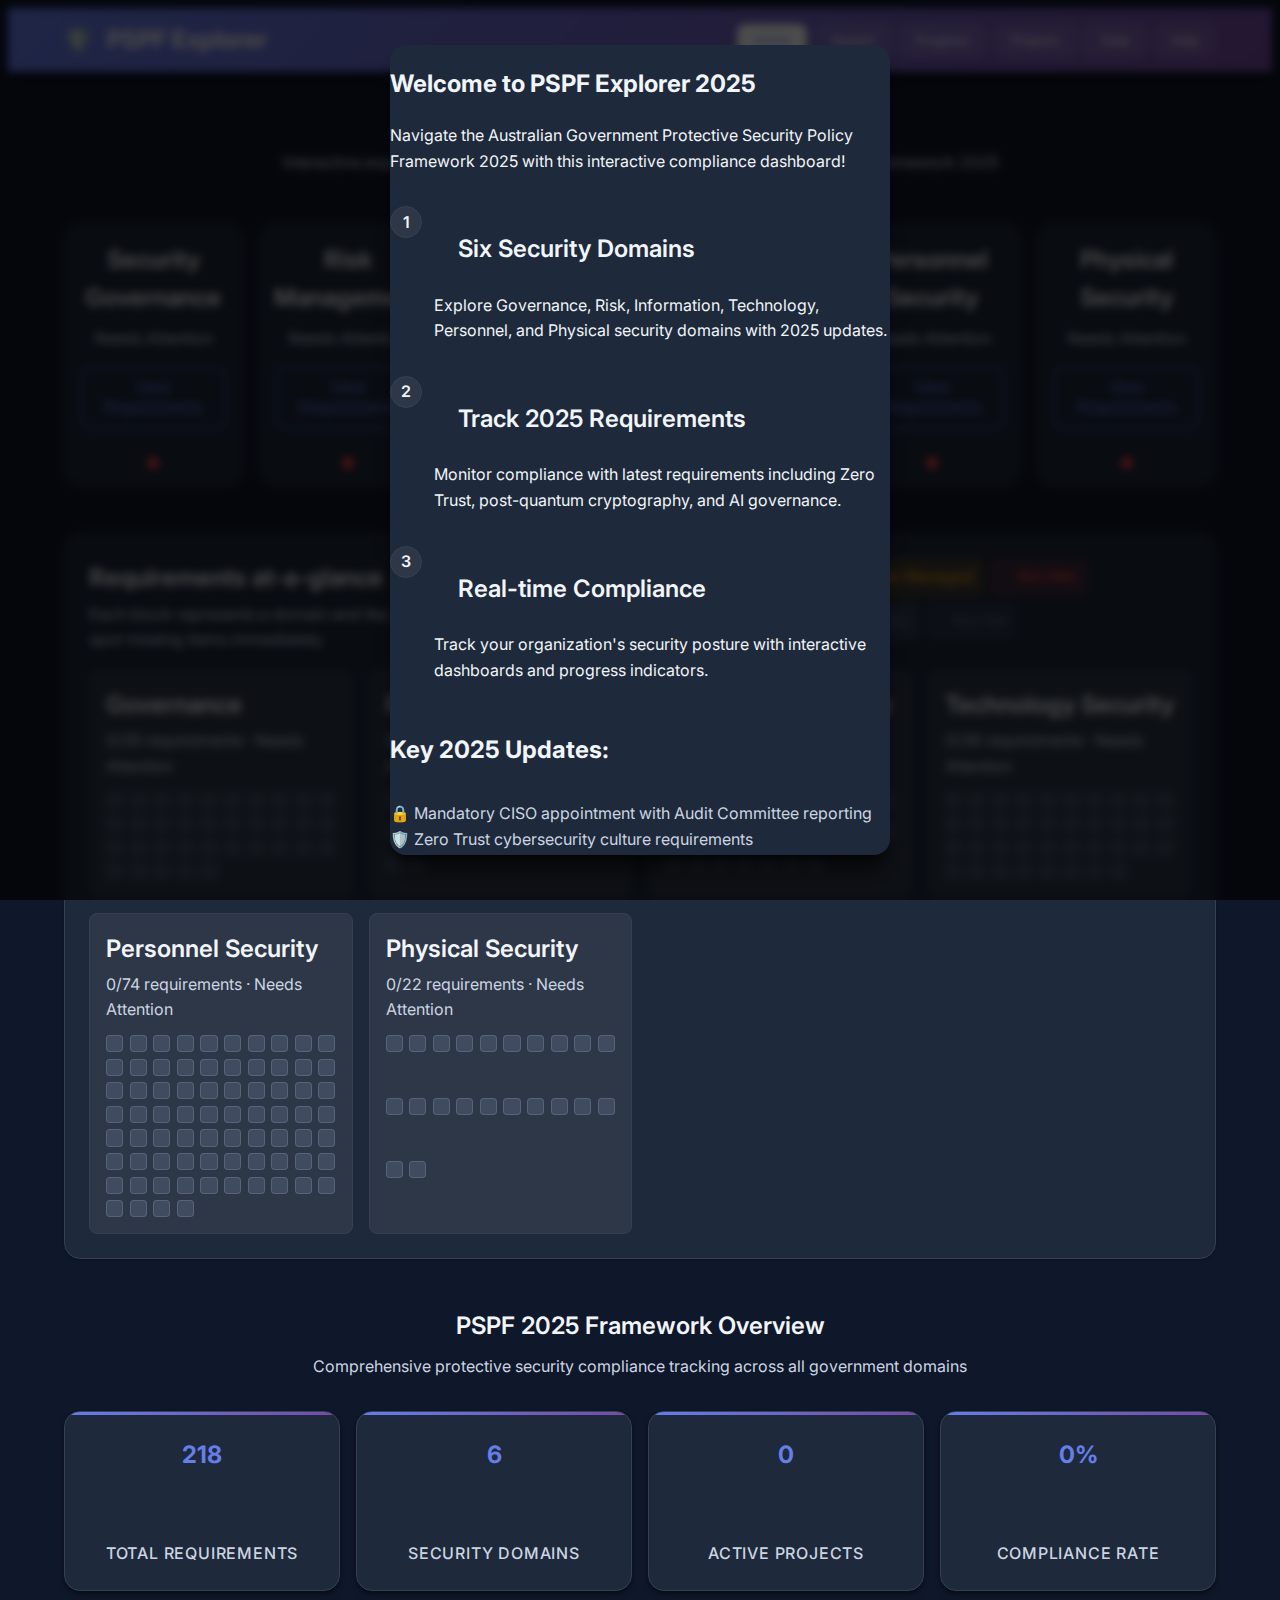
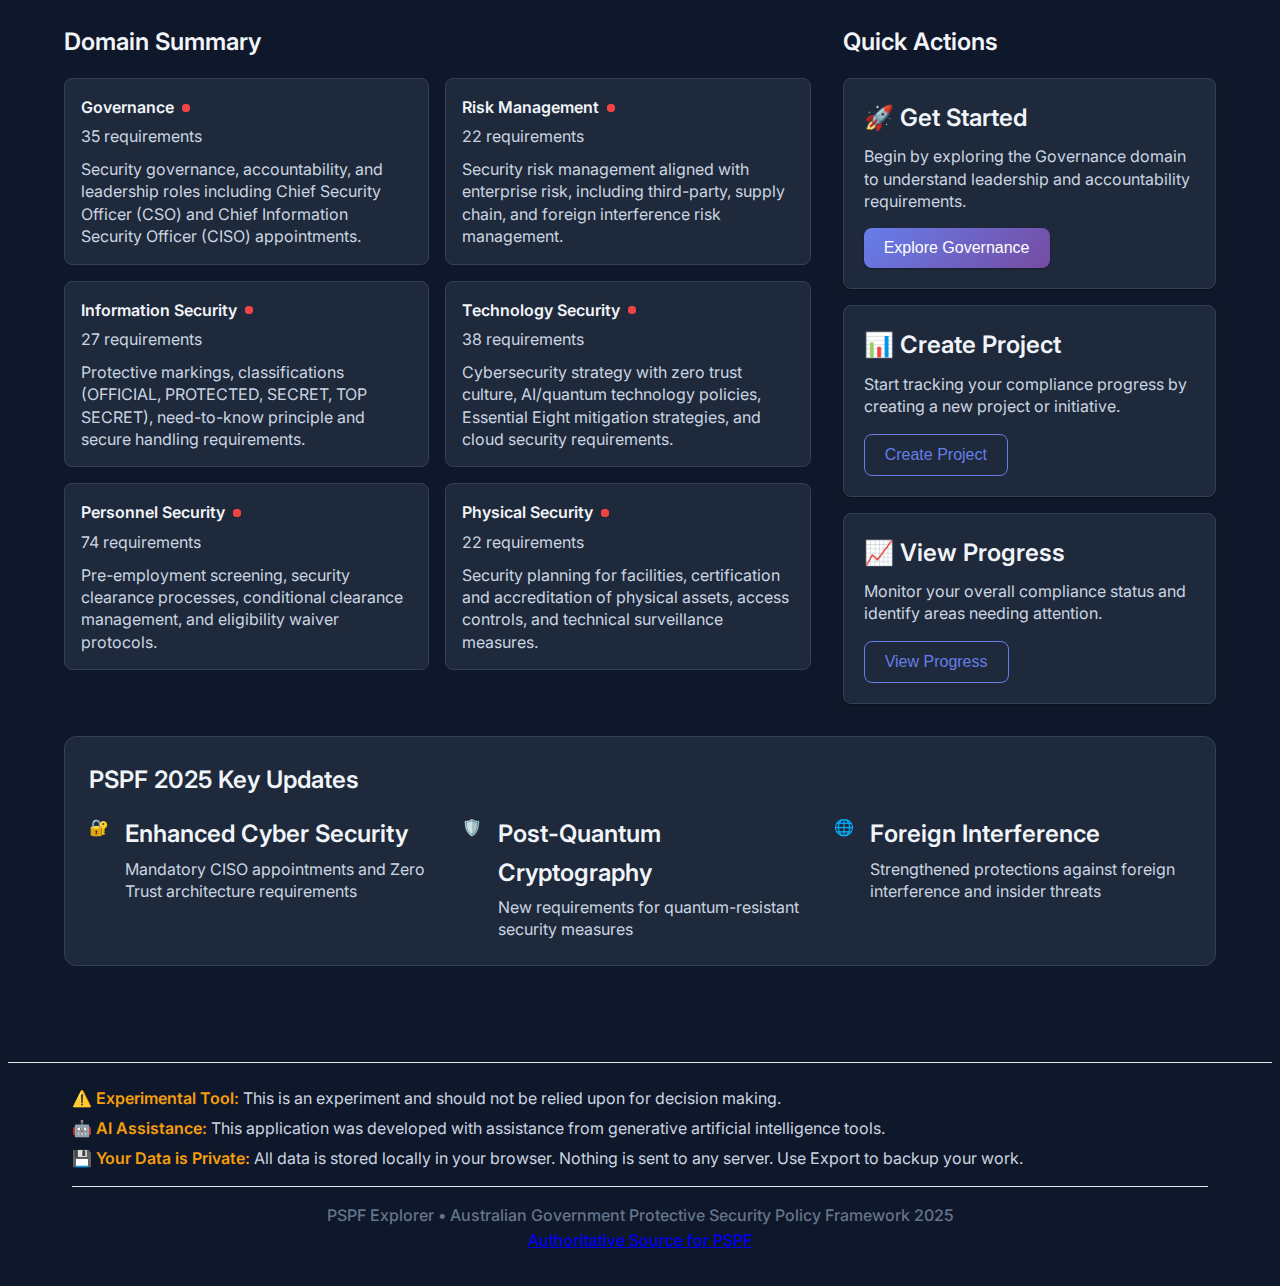
<file: index.html>
<!--
    PSPF Explorer - Protective Security Policy Framework Compliance Tracker
    A comprehensive tool for tracking compliance with the Australian Government's
    Protective Security Policy Framework (PSPF) requirements across all domains.
    
    Developed by: Toby Harvey
-->
<!DOCTYPE html>
<html lang="en">
<head>
    <meta charset="UTF-8">
    <meta name="viewport" content="width=device-width, initial-scale=1.0">
    <meta name="description" content="PSPF Explorer 2025 - Interactive Australian Government Protective Security Policy Framework compliance tracking and management tool">
    <meta name="author" content="PSPF Explorer">
    <meta name="robots" content="noindex, nofollow">
    <title>PSPF Explorer 2025</title>
    <link rel="stylesheet" href="styles/main.css">
    <link rel="preconnect" href="https://fonts.googleapis.com">
    <link href="https://fonts.googleapis.com/css2?family=Inter:wght@400;500;600;700&display=swap" rel="stylesheet">
    
</head>
<body>
    <!-- Welcome Modal for First-Time Users -->
    <div id="welcomeModal" class="modal">
        <div class="modal-content">
            <h2>Welcome to PSPF Explorer 2025</h2>
            <p>Navigate the Australian Government Protective Security Policy Framework 2025 with this interactive compliance dashboard!</p>
            
            <div class="welcome-steps">
                <div class="step">
                    <div class="step-number">1</div>
                    <div class="step-content">
                        <h3>Six Security Domains</h3>
                        <p>Explore Governance, Risk, Information, Technology, Personnel, and Physical security domains with 2025 updates.</p>
                    </div>
                </div>
                <div class="step">
                    <div class="step-number">2</div>
                    <div class="step-content">
                        <h3>Track 2025 Requirements</h3>
                        <p>Monitor compliance with latest requirements including Zero Trust, post-quantum cryptography, and AI governance.</p>
                    </div>
                </div>
                <div class="step">
                    <div class="step-number">3</div>
                    <div class="step-content">
                        <h3>Real-time Compliance</h3>
                        <p>Track your organization's security posture with interactive dashboards and progress indicators.</p>
                    </div>
                </div>
            </div>
            
            <div class="pulse-demo">
                <h4>Key 2025 Updates:</h4>
                <ul class="welcome-list">
                    <li>🔒 Mandatory CISO appointment with Audit Committee reporting</li>
                    <li>🛡️ Zero Trust cybersecurity culture requirements</li>
                    <li>🔐 Post-quantum cryptography for new systems</li>
                    <li>🤖 Enhanced AI and quantum technology governance</li>
                    <li>👤 Stricter eligibility waiver and clearance protocols</li>
                </ul>
            </div>
            
            <div class="welcome-privacy-note">
                <p>💾 <strong>Your data stays private</strong> - All information is stored locally in your browser. Nothing is sent to any server.</p>
            </div>
            
            <button id="closeWelcome" class="btn btn-primary">Start Exploring</button>
        </div>
    </div>

    <!-- Header -->
    <header class="header">
        <div class="container">
            <h1 class="logo">PSPF Explorer</h1>
            <nav class="nav">
                <button id="homeBtn" class="nav-btn active">Home</button>
                <button id="searchBtn" class="nav-btn">Search</button>
                <button id="progressBtn" class="nav-btn">Progress</button>
                <button id="projectBtn" class="nav-btn">Projects</button>
                <button id="dataBtn" class="nav-btn">Data</button>
                <button id="helpBtn" class="nav-btn">Help</button>
            </nav>
        </div>
    </header>

    <!-- Main Content -->
    <main class="main">
        <div class="container">
            <!-- Breadcrumb Navigation -->
            <nav class="breadcrumb" id="breadcrumb">
                <a href="#" data-level="home">PSPF Domains</a>
            </nav>

            <!-- Home View - Domain Overview -->
            <section id="homeView" class="view active">
                <div class="view-header">
                    <h2>PSPF 2025 Compliance Dashboard</h2>
                    <p class="subtitle">Interactive exploration of the Australian Government Protective Security Policy Framework 2025</p>
                </div>

                <div class="domains-grid" id="domainsGrid">
                    <!-- Domain cards will be dynamically generated -->
                </div>

                <div class="requirements-heatmap" aria-label="Domain compliance grid">
                    <div class="heatmap-header">
                        <div>
                            <h3>Requirements at-a-glance</h3>
                            <p>Each block represents a domain and the smaller tiles show requirement status so you can spot missing items immediately.</p>
                        </div>
                        <div class="heatmap-legend" aria-label="Status legend">
                            <span class="legend-chip yes">Met</span>
                            <span class="legend-chip partial">Risk Managed</span>
                            <span class="legend-chip no">Not Met</span>
                            <span class="legend-chip na">Not Applicable</span>
                            <span class="legend-chip not-set">Not Set</span>
                        </div>
                    </div>
                    <div class="domain-requirements-grid" id="domainRequirementsGrid">
                        <!-- Requirement tiles are rendered here -->
                    </div>
                </div>

                <!-- Welcome Dashboard (visible by default) -->
                <div class="welcome-dashboard" id="welcomeDashboard">
                    <div class="dashboard-header">
                        <h3>PSPF 2025 Framework Overview</h3>
                        <p class="dashboard-subtitle">Comprehensive protective security compliance tracking across all government domains</p>
                    </div>

                    <div class="dashboard-stats">
                        <div class="stat-card">
                            <div class="stat-number" id="totalRequirements">131</div>
                            <div class="stat-label">Total Requirements</div>
                        </div>
                        <div class="stat-card">
                            <div class="stat-number" id="totalDomains">6</div>
                            <div class="stat-label">Security Domains</div>
                        </div>
                        <div class="stat-card">
                            <div class="stat-number" id="totalProjects">0</div>
                            <div class="stat-label">Active Projects</div>
                        </div>
                        <div class="stat-card">
                            <div class="stat-number" id="complianceRate">0%</div>
                            <div class="stat-label">Compliance Rate</div>
                        </div>
                    </div>

                    <div class="dashboard-content">
                        <div class="domain-summary">
                            <h4>Domain Summary</h4>
                            <div class="domain-summary-grid" id="domainSummaryGrid">
                                <!-- Domain summary cards will be generated -->
                            </div>
                        </div>

                        <div class="quick-actions">
                            <h4>Quick Actions</h4>
                            <div class="action-cards">
                                <div class="action-card">
                                    <h5>🚀 Get Started</h5>
                                    <p>Begin by exploring the Governance domain to understand leadership and accountability requirements.</p>
                                    <button class="btn btn-primary" onclick="window.pspfExplorer.showDomainRequirements('governance')">
                                        Explore Governance
                                    </button>
                                </div>
                                <div class="action-card">
                                    <h5>📊 Create Project</h5>
                                    <p>Start tracking your compliance progress by creating a new project or initiative.</p>
                                    <button class="btn btn-outline" onclick="window.pspfExplorer.showView('project'); window.pspfExplorer.updateNavButtons('projectBtn')">
                                        Create Project
                                    </button>
                                </div>
                                <div class="action-card">
                                    <h5>📈 View Progress</h5>
                                    <p>Monitor your overall compliance status and identify areas needing attention.</p>
                                    <button class="btn btn-outline" onclick="window.pspfExplorer.showView('progress'); window.pspfExplorer.updateNavButtons('progressBtn')">
                                        View Progress
                                    </button>
                                </div>
                            </div>
                        </div>
                    </div>

                    <div class="pspf-highlights">
                        <h4>PSPF 2025 Key Updates</h4>
                        <div class="highlights-grid">
                            <div class="highlight-item">
                                <div class="highlight-icon">🔐</div>
                                <div class="highlight-content">
                                    <h6>Enhanced Cyber Security</h6>
                                    <p>Mandatory CISO appointments and Zero Trust architecture requirements</p>
                                </div>
                            </div>
                            <div class="highlight-item">
                                <div class="highlight-icon">🛡️</div>
                                <div class="highlight-content">
                                    <h6>Post-Quantum Cryptography</h6>
                                    <p>New requirements for quantum-resistant security measures</p>
                                </div>
                            </div>
                            <div class="highlight-item">
                                <div class="highlight-icon">🌐</div>
                                <div class="highlight-content">
                                    <h6>Foreign Interference</h6>
                                    <p>Strengthened protections against foreign interference and insider threats</p>
                                </div>
                            </div>
                        </div>
                    </div>
                </div>

                <!-- Requirements Section (initially hidden) -->
                <div class="requirements-section hidden" id="requirementsSection">
                    <div class="requirements-header">
                        <h3 id="selectedDomainTitle">Domain Requirements</h3>
                        <p id="selectedDomainDescription">Select a domain above to view its detailed description and requirements</p>
                    </div>
                    <div class="requirements-layout">
                        <div class="requirements-list">
                            <h4>Requirements List</h4>
                            <div class="tag-filters">
                                <h5>Filter by Tags <span class="clear-tags" onclick="pspfExplorer.clearTagFilters()">Clear</span></h5>
                                <div class="tag-selector" id="tagFilters">
                                    <!-- Tag filters will be populated here -->
                                </div>
                            </div>
                            <div class="requirements-sidebar" id="requirementsList">
                                <!-- Requirements list will be dynamically generated -->
                            </div>
                        </div>
                        <div class="requirement-details">
                            <div class="requirement-detail-content" id="requirementDetails">
                                <div class="placeholder-content">
                                    <h4>Select a Requirement</h4>
                                    <p>Choose a requirement from the list to view its details and compliance status.</p>
                                </div>
                            </div>
                        </div>
                    </div>
                </div>
            </section>

            <!-- Search View -->
            <section id="searchView" class="view">
                <div class="view-header">
                    <h2>Search</h2>
                    <div class="search-bar">
                        <input type="text" id="searchInput" placeholder="Search projects, tasks, activities, or events...">
                        <button id="searchSubmit" class="btn btn-primary">Search</button>
                    </div>
                </div>
                <div class="search-results" id="searchResults">
                    <div class="spinner" id="searchSpinner"></div>
                    <div class="empty-state">
                        <h3>🔍 Search Your Data</h3>
                        <p>Enter a search term above to find projects, tasks, risks, or requirements across your entire dataset.</p>
                    </div>
                </div>
            </section>

            <!-- Progress View -->
            <section id="progressView" class="view">
                <div class="view-header">
                    <h2>Progress Overview</h2>
                    <p class="subtitle">Track your compliance journey across all domains</p>
                </div>
                
                <div class="stats-overview" id="statsOverview">
                    <div class="stat-card" onclick="window.pspfExplorer.showView('project'); window.pspfExplorer.updateNavButtons('projectBtn');" title="View all projects">
                        <div class="stat-header">
                            <div>
                                <span class="stat-number" id="totalProjects">0</span>
                                <span class="stat-label">Active Projects</span>
                            </div>
                            <span class="stat-icon">📊</span>
                        </div>
                        <div class="mini-chart">
                            <div class="mini-chart-bar" id="projectsChart"></div>
                        </div>
                        <div class="stat-trend trend-neutral" id="projectsTrend">
                            <span>→</span> No change
                        </div>
                    </div>
                    <div class="stat-card" onclick="window.pspfExplorer.showView('project'); window.pspfExplorer.updateNavButtons('projectBtn');" title="View all tasks">
                        <div class="stat-header">
                            <div>
                                <span class="stat-number" id="totalTasks">0</span>
                                <span class="stat-label">Total Tasks</span>
                            </div>
                            <span class="stat-icon">✅</span>
                        </div>
                        <div class="mini-chart">
                            <div class="mini-chart-bar" id="tasksChart"></div>
                        </div>
                        <div class="stat-trend trend-neutral" id="tasksTrend">
                            <span>→</span> No change
                        </div>
                    </div>
                    <div class="stat-card" onclick="window.pspfExplorer.showView('project'); window.pspfExplorer.updateNavButtons('projectBtn');" title="View task completion">
                        <div class="stat-header">
                            <div>
                                <span class="stat-number" id="completedTasks">0</span>
                                <span class="stat-label">Completed Tasks</span>
                            </div>
                            <div class="progress-ring" id="taskCompletionRing">
                                <svg>
                                    <circle class="progress-ring-background" cx="30" cy="30" r="26"></circle>
                                    <circle class="progress-ring-progress" cx="30" cy="30" r="26" 
                                            stroke-dasharray="163.36" stroke-dashoffset="163.36"></circle>
                                </svg>
                                <div class="progress-ring-text" id="taskCompletionPercent">0%</div>
                            </div>
                        </div>
                        <div class="stat-trend trend-neutral" id="completionTrend">
                            <span>→</span> No change
                        </div>
                    </div>
                    <div class="stat-card" onclick="window.pspfExplorer.showView('home'); window.pspfExplorer.updateNavButtons('homeBtn');" title="View compliance by domain">
                        <div class="stat-header">
                            <div>
                                <span class="stat-number" id="overallCompliance">0%</span>
                                <span class="stat-label">Requirements Met</span>
                            </div>
                            <div class="progress-ring" id="complianceRing">
                                <svg>
                                    <circle class="progress-ring-background" cx="30" cy="30" r="26"></circle>
                                    <circle class="progress-ring-progress" cx="30" cy="30" r="26" 
                                            stroke-dasharray="163.36" stroke-dashoffset="163.36"></circle>
                                </svg>
                                <div class="progress-ring-text" id="compliancePercent">0%</div>
                            </div>
                        </div>
                        <div class="stat-trend trend-neutral" id="complianceTrend">
                            <span>→</span> No change
                        </div>
                    </div>
                    <div class="stat-card" onclick="window.pspfExplorer.showView('project'); window.pspfExplorer.updateNavButtons('projectBtn');" title="View all risks">
                        <div class="stat-header">
                            <div>
                                <span class="stat-number" id="totalRisks">0</span>
                                <span class="stat-label">Active Risks</span>
                            </div>
                            <span class="stat-icon">⚠️</span>
                        </div>
                        <div class="mini-chart">
                            <div class="mini-chart-bar risk-chart" id="risksChart"></div>
                        </div>
                        <div class="stat-trend trend-neutral" id="risksTrend">
                            <span>→</span> Risk level stable
                        </div>
                    </div>
                </div>
                
                <div class="essential-eight-card" id="essentialEightWidget">
                    <!-- Essential Eight analytics will render here -->
                </div>

                <div class="progress-grid" id="progressGrid">
                    <!-- Progress cards will be dynamically generated -->
                </div>
            </section>

            <!-- Data Management View -->
            <section id="dataView" class="view">
                <div class="view-header">
                    <h2>Data Management</h2>
                    <p class="subtitle">Export, import, and manage your PSPF Explorer data</p>
                </div>
                
                <div class="data-management">
                    <div class="data-section">
                        <div class="data-card data-card-info">
                            <h3>💾 Local Storage</h3>
                            <p>Your data is stored <strong>privately in this browser only</strong>. It never leaves your device and is not shared with any server.</p>
                            <ul class="storage-info-list">
                                <li>✅ Private - only you can see your data</li>
                                <li>✅ Fast - no network delays</li>
                                <li>✅ Offline - works without internet</li>
                                <li>⚠️ Browser-specific - data doesn't sync between devices</li>
                                <li>⚠️ Clearing browser data will erase your work</li>
                            </ul>
                            <p><strong>Tip:</strong> Export your data regularly to keep a backup!</p>
                        </div>
                        
                        <div class="data-card">
                            <h3>🗂️ Export Data</h3>
                            <p>Download all your projects, tasks, activities, and events as a backup file.</p>
                            <button id="exportDataBtn" class="btn btn-primary">Export All Data</button>
                        </div>
                        
                        <div class="data-card">
                            <h3>📥 Import Data</h3>
                            <p>Restore data from a previously exported backup file.</p>
                            <input type="file" id="importFileInput" accept=".json" class="hidden" title="Select backup file to import">
                            <button id="importDataBtn" class="btn btn-secondary">Import Data</button>
                        </div>
                        
                        <div class="data-card data-card--hidden">
                            <h3>📋 Manage Requirements</h3>
                            <p>Add, edit, or remove PSPF requirements. Changes preserve existing compliance data.</p>
                            <button id="manageRequirementsBtn" class="btn btn-primary">Manage Requirements</button>
                        </div>
                        
                        <div class="data-card">
                            <h3>🏷️ Manage Tags</h3>
                            <p>Create, edit, or remove requirement tags for custom organization.</p>
                            <div id="tagManagementArea" class="tag-management-area">
                                <!-- Tag list will be dynamically generated -->
                            </div>
                            <div class="tag-add-form">
                                <input type="text" id="newTagName" placeholder="Tag name..." maxlength="30">
                                <input type="color" id="newTagColor" value="#3b82f6" title="Tag color">
                                <input type="text" id="newTagDescription" placeholder="Description..." maxlength="100">
                                <button id="addTagBtn" class="btn btn-primary">Add Tag</button>
                            </div>
                        </div>
                        
                        <div class="data-card warning">
                            <h3>🗑️ Clear Data</h3>
                            <p>Remove all data and start fresh. This action cannot be undone.</p>
                            <button id="clearDataBtn" class="btn btn-danger">Clear All Data</button>
                        </div>
                    </div>
                    
                    <div class="data-info">
                        <h3>📊 Data Summary</h3>
                        <div class="data-stats">
                            <div class="stat-item">
                                <span class="stat-label">Projects:</span>
                                <span class="stat-value" id="dataProjectCount">0</span>
                            </div>
                            <div class="stat-item">
                                <span class="stat-label">Tasks:</span>
                                <span class="stat-value" id="dataTaskCount">0</span>
                            </div>
                            <div class="stat-item">
                                <span class="stat-label">Activities:</span>
                                <span class="stat-value" id="dataRiskCount">0</span>
                            </div>
                            <div class="stat-item">
                                <span class="stat-label">Events:</span>
                                <span class="stat-value" id="dataIncidentCount">0</span>
                            </div>
                            <div class="stat-item">
                                <span class="stat-label">Last Modified:</span>
                                <span class="stat-value" id="dataLastModified">Never</span>
                            </div>
                        </div>
                    </div>
                </div>
            </section>

            <!-- Project Management View -->
            <section id="projectView" class="view">
                <div class="view-header">
                    <h2>Project Management</h2>
                    <p class="subtitle">Manage your compliance projects and activities</p>
                    <button id="addProjectBtn" class="btn btn-primary">Add New Project</button>
                </div>
                
                <div class="projects-layout">
                    <div class="projects-list-panel">
                        <h4>Projects List</h4>
                        <div class="projects-sidebar" id="projectsList">
                            <!-- Projects list will be dynamically generated -->
                        </div>
                    </div>
                    <div class="project-details-panel">
                        <div class="project-detail-content" id="projectDetails">
                            <div class="placeholder-content">
                                <h4>Select a Project</h4>
                                <p>Choose a project from the list to view its details and manage tasks.</p>
                            </div>
                        </div>
                    </div>
                </div>
            </section>

            <!-- Help View -->
            <section id="helpView" class="view">
                <div class="view-header">
                    <h2>Help & Support</h2>
                    <p class="subtitle">Learn how to use PSPF Explorer effectively</p>
                </div>
                <div class="help-content">
                    <div class="help-section">
                        <h3>🎯 What is PSPF Explorer?</h3>
                        <p>PSPF Explorer transforms the Australian Government Protective Security Policy Framework (PSPF) from static documents into an interactive, engaging experience. Instead of reading through PowerPoint presentations or PDFs, you can explore security requirements dynamically and see how your work contributes to organizational security.</p>
                        <p><strong>Who is it for?</strong> Everyone in the organization - from executives to frontline staff. This tool is designed for universal access with plain-language explanations that make complex security requirements accessible to all.</p>
                    </div>

                    <div class="help-section">
                        <h3>🚀 Getting Started</h3>
                        <p><strong>Start with the Home page:</strong> The six PSPF domains are displayed as interactive cards across the top. Each domain shows its current compliance status through visual indicators.</p>
                        <p><strong>Explore domains:</strong> Click on any domain to see its specific requirements. Each requirement explains what needs to be done in practical, everyday language.</p>
                        <p><strong>Track progress:</strong> Use the visual cues and progress indicators to understand which areas need attention and celebrate your achievements.</p>
                    </div>

                    <div class="help-section">
                        <h3>📊 Understanding the Structure</h3>
                        <p>PSPF Explorer follows a simple hierarchy that you can navigate both top-down and bottom-up:</p>
                        <ul>
                            <li><strong>Domains</strong> → Core PSPF areas (fixed structure)</li>
                            <li><strong>Requirements</strong> → Specific security requirements within each domain (fixed structure)</li>
                            <li><strong>Projects</strong> → Your work initiatives to meet requirements (you can create and manage these)</li>
                            <li><strong>Tasks</strong> → Specific actions within projects (you can create and manage these)</li>
                            <li><strong>Risks</strong> → Potential issues to track (you can create and manage these)</li>
                        </ul>
                    </div>

                    <div class="help-section">
                        <h3>✅ Managing Compliance</h3>
                        <p><strong>Binary tracking:</strong> Each requirement is either met (Yes) or not met (No). All requirements start as "No" and must be manually updated to "Yes" when completed.</p>
                        <p><strong>Adding context:</strong> Use the comment field for each requirement to add notes, context, or progress updates. Comments are hidden once a requirement is marked as complete.</p>
                        <p><strong>Visual feedback:</strong> Your compliance progress drives the visual indicators throughout the system, giving you instant feedback on your security posture.</p>
                    </div>

                    <div class="help-section">
                        <h3>🎯 Working with Projects</h3>
                        <p><strong>Create projects:</strong> Go to the Projects tab to create new compliance initiatives. Projects help organize your work toward meeting specific requirements.</p>
                        <p><strong>Manage tasks:</strong> Within each project, create tasks for specific actions that need to be completed.</p>
                        <p><strong>Track risks:</strong> Identify and track potential issues that could impact your compliance work.</p>
                        <p><strong>Two-column layout:</strong> The Projects page uses a list-and-details layout - select a project from the left to see its details on the right.</p>
                    </div>

                    <div class="help-section">
                        <h3>📈 Progress Overview</h3>
                        <p>The Progress tab provides a comprehensive view of your compliance journey:</p>
                        <ul>
                            <li><strong>Statistics cards:</strong> See key metrics like active projects, total tasks, completion rates, and compliance percentages</li>
                            <li><strong>Domain progress:</strong> Visual representation of progress across all PSPF domains</li>
                            <li><strong>Trends:</strong> Track how your compliance posture is improving over time</li>
                        </ul>
                    </div>

                    <div class="help-section">
                        <h3>🔍 Search & Data Management</h3>
                        <p><strong>Search functionality:</strong> Use the Search tab to find specific projects, tasks, risks, or requirements across your entire dataset.</p>
                        <p><strong>Data backup:</strong> The Data tab allows you to export your work for backup or import data from previous sessions.</p>
                        <p><strong>Local storage:</strong> Your data is stored locally in your browser, so it persists between sessions on the same device.</p>
                    </div>

                    <div class="help-section">
                        <h3>💡 Tips for Success</h3>
                        <ul>
                            <li><strong>Start small:</strong> Begin with one domain and gradually expand your compliance tracking</li>
                            <li><strong>Regular updates:</strong> Check in frequently to update progress and maintain momentum</li>
                            <li><strong>Use plain language:</strong> When adding comments or project descriptions, write in terms that anyone can understand</li>
                            <li><strong>Celebrate progress:</strong> Acknowledge both individual and team achievements as you improve compliance</li>
                            <li><strong>Connect daily work:</strong> Link routine activities to security requirements to show how everyday actions contribute to organizational security</li>
                        </ul>
                    </div>

                    <div class="help-section">
                        <h3>🎨 Visual Cues</h3>
                        <p><strong>Progress indicators:</strong> Circular progress rings show completion percentages at a glance</p>
                        <p><strong>Status colors:</strong> Green indicates completion, amber shows progress, and red highlights areas needing attention</p>
                        <p><strong>Interactive elements:</strong> Hover effects and animations guide you toward important information</p>
                        <p><strong>Responsive design:</strong> The interface adapts to different screen sizes for optimal viewing on any device</p>
                    </div>

                    <div class="help-section">
                        <h3>🤝 Getting Help</h3>
                        <p>PSPF Explorer is designed to be intuitive and self-explanatory. If you encounter any issues:</p>
                        <ul>
                            <li>Try refreshing the page to resolve temporary issues</li>
                            <li>Check that you're using a modern web browser</li>
                            <li>Ensure JavaScript is enabled in your browser settings</li>
                            <li>Use the export function in the Data tab to backup your work regularly</li>
                        </ul>
                    </div>
                </div>
            </section>
        </div>
    </main>

    <!-- Footer -->
    <footer class="app-footer">
        <div class="footer-content">
            <div class="disclaimer">
                <p><strong>⚠️ Experimental Tool:</strong> This is an experiment and should not be relied upon for decision making.</p>
                <p><strong>🤖 AI Assistance:</strong> This application was developed with assistance from generative artificial intelligence tools.</p>
                <p><strong>💾 Your Data is Private:</strong> All data is stored locally in your browser. Nothing is sent to any server. Use Export to backup your work.</p>
            </div>
            <div class="footer-meta">
                <p>PSPF Explorer • Australian Government Protective Security Policy Framework 2025</p>
                <p><a href="https://www.protectivesecurity.gov.au/pspf-annual-release" target="_blank" rel="noopener noreferrer">Authoritative Source for PSPF</a></p>
            </div>
        </div>
    </footer>

    <!-- CRUD Modals -->
    <!-- Project Modal -->
    <div id="projectModal" class="modal">
        <div class="modal-content">
            <h3 id="projectModalTitle">Add Project</h3>
            <form id="projectForm">
                <div class="form-group">
                    <label for="projectName">Project Name</label>
                    <input type="text" id="projectName" required>
                </div>
                <div class="form-group">
                    <label for="projectDesc">Description</label>
                    <textarea id="projectDesc" rows="3"></textarea>
                </div>
                <div class="form-group">
                    <label for="projectStatusSelect">Status</label>
                    <select id="projectStatusSelect">
                        <option value="planning">Planning</option>
                        <option value="active">Active</option>
                        <option value="on-hold">On Hold</option>
                        <option value="completed">Completed</option>
                    </select>
                </div>
                <div class="form-actions">
                    <button type="button" class="btn btn-secondary" id="cancelProject">Cancel</button>
                    <button type="submit" class="btn btn-primary">Save Project</button>
                </div>
            </form>
        </div>
    </div>

    <!-- Link Requirements Modal -->
    <div id="linkRequirementsModal" class="modal">
        <div class="modal-content">
            <h3>Link Requirements</h3>
            <div class="form-group">
                <label for="requirementsSearch">Filter</label>
                <input type="text" id="requirementsSearch" placeholder="Search by title or ID">
            </div>
            <div id="requirementsChecklist" class="requirements-checklist">
                <!-- Populated dynamically with checkboxes grouped by domain -->
            </div>
            <div class="modal-actions">
                <button type="button" id="cancelLinkRequirements" class="btn btn-secondary">Cancel</button>
                <button type="button" id="saveLinkRequirements" class="btn btn-primary">Save Links</button>
            </div>
        </div>
    </div>

    <!-- Task Modal -->
    <div id="taskModal" class="modal">
        <div class="modal-content">
            <h3 id="taskModalTitle">Add Task</h3>
            <form id="taskForm">
                <div class="form-group">
                    <label for="taskName">Task Name</label>
                    <input type="text" id="taskName" required>
                </div>
                <div class="form-group">
                    <label for="taskDesc">Description</label>
                    <textarea id="taskDesc" rows="3"></textarea>
                </div>
                <div class="form-group">
                    <label for="taskStatus">Status</label>
                    <select id="taskStatus">
                        <option value="not-started">Not Started</option>
                        <option value="in-progress">In Progress</option>
                        <option value="completed">Completed</option>
                        <option value="blocked">Blocked</option>
                    </select>
                </div>
                <div class="form-group">
                    <label for="taskAssignee">Assignee</label>
                    <input type="text" id="taskAssignee">
                </div>
                <div class="form-group">
                    <label for="taskDueDate">Due Date</label>
                    <input type="date" id="taskDueDate">
                </div>
                <div class="form-actions">
                    <button type="button" class="btn btn-secondary" id="cancelTask">Cancel</button>
                    <button type="submit" class="btn btn-primary">Save Task</button>
                </div>
            </form>
        </div>
    </div>

    <!-- Risk Modal -->
    <div id="riskModal" class="modal">
        <div class="modal-content">
            <h3 id="riskModalTitle">Add Risk</h3>
            <form id="riskForm">
                <div class="form-group">
                    <label for="riskName">Risk Title</label>
                    <input type="text" id="riskName" required>
                </div>
                <div class="form-group">
                    <label for="riskDesc">Description</label>
                    <textarea id="riskDesc" rows="3"></textarea>
                </div>
                <div class="form-group">
                    <label for="riskLikelihood">Likelihood</label>
                    <select id="riskLikelihood">
                        <option value="very-low">Very Low</option>
                        <option value="low">Low</option>
                        <option value="medium">Medium</option>
                        <option value="high">High</option>
                        <option value="very-high">Very High</option>
                    </select>
                </div>
                <div class="form-group">
                    <label for="riskImpact">Impact</label>
                    <select id="riskImpact">
                        <option value="very-low">Very Low</option>
                        <option value="low">Low</option>
                        <option value="medium">Medium</option>
                        <option value="high">High</option>
                        <option value="very-high">Very High</option>
                    </select>
                </div>
                <div class="form-group">
                    <label for="riskMitigation">Mitigation Strategy</label>
                    <textarea id="riskMitigation" rows="3"></textarea>
                </div>
                <div class="form-actions">
                    <button type="button" class="btn btn-secondary" id="cancelRisk">Cancel</button>
                    <button type="submit" class="btn btn-primary">Save Risk</button>
                </div>
            </form>
        </div>
    </div>

    <!-- Event Modal -->
    <div id="incidentModal" class="modal">
        <div class="modal-content">
            <h3 id="incidentModalTitle">Add Event</h3>
            <form id="incidentForm">
                <div class="form-group">
                    <label for="incidentName">Event Title</label>
                    <input type="text" id="incidentName" required>
                </div>
                <div class="form-group">
                    <label for="incidentDesc">Description</label>
                    <textarea id="incidentDesc" rows="4"></textarea>
                </div>
                <div class="form-group">
                    <label for="incidentDate">Date Occurred</label>
                    <input type="datetime-local" id="incidentDate" required>
                </div>
                <div class="form-group">
                    <label for="incidentSeverity">Impact Level</label>
                    <select id="incidentSeverity">
                        <option value="low">Low</option>
                        <option value="medium">Medium</option>
                        <option value="high">High</option>
                        <option value="critical">Critical</option>
                    </select>
                </div>
                <div class="form-group">
                    <label for="incidentResolution">Resolution/Action Taken</label>
                    <textarea id="incidentResolution" rows="3"></textarea>
                </div>
                <div class="form-actions">
                    <button type="button" class="btn btn-secondary" id="cancelIncident">Cancel</button>
                    <button type="submit" class="btn btn-primary">Save Event</button>
                </div>
            </form>
        </div>
    </div>

    
    <script type="module" src="scripts/main.js"></script>

</body>
</html>
</file>
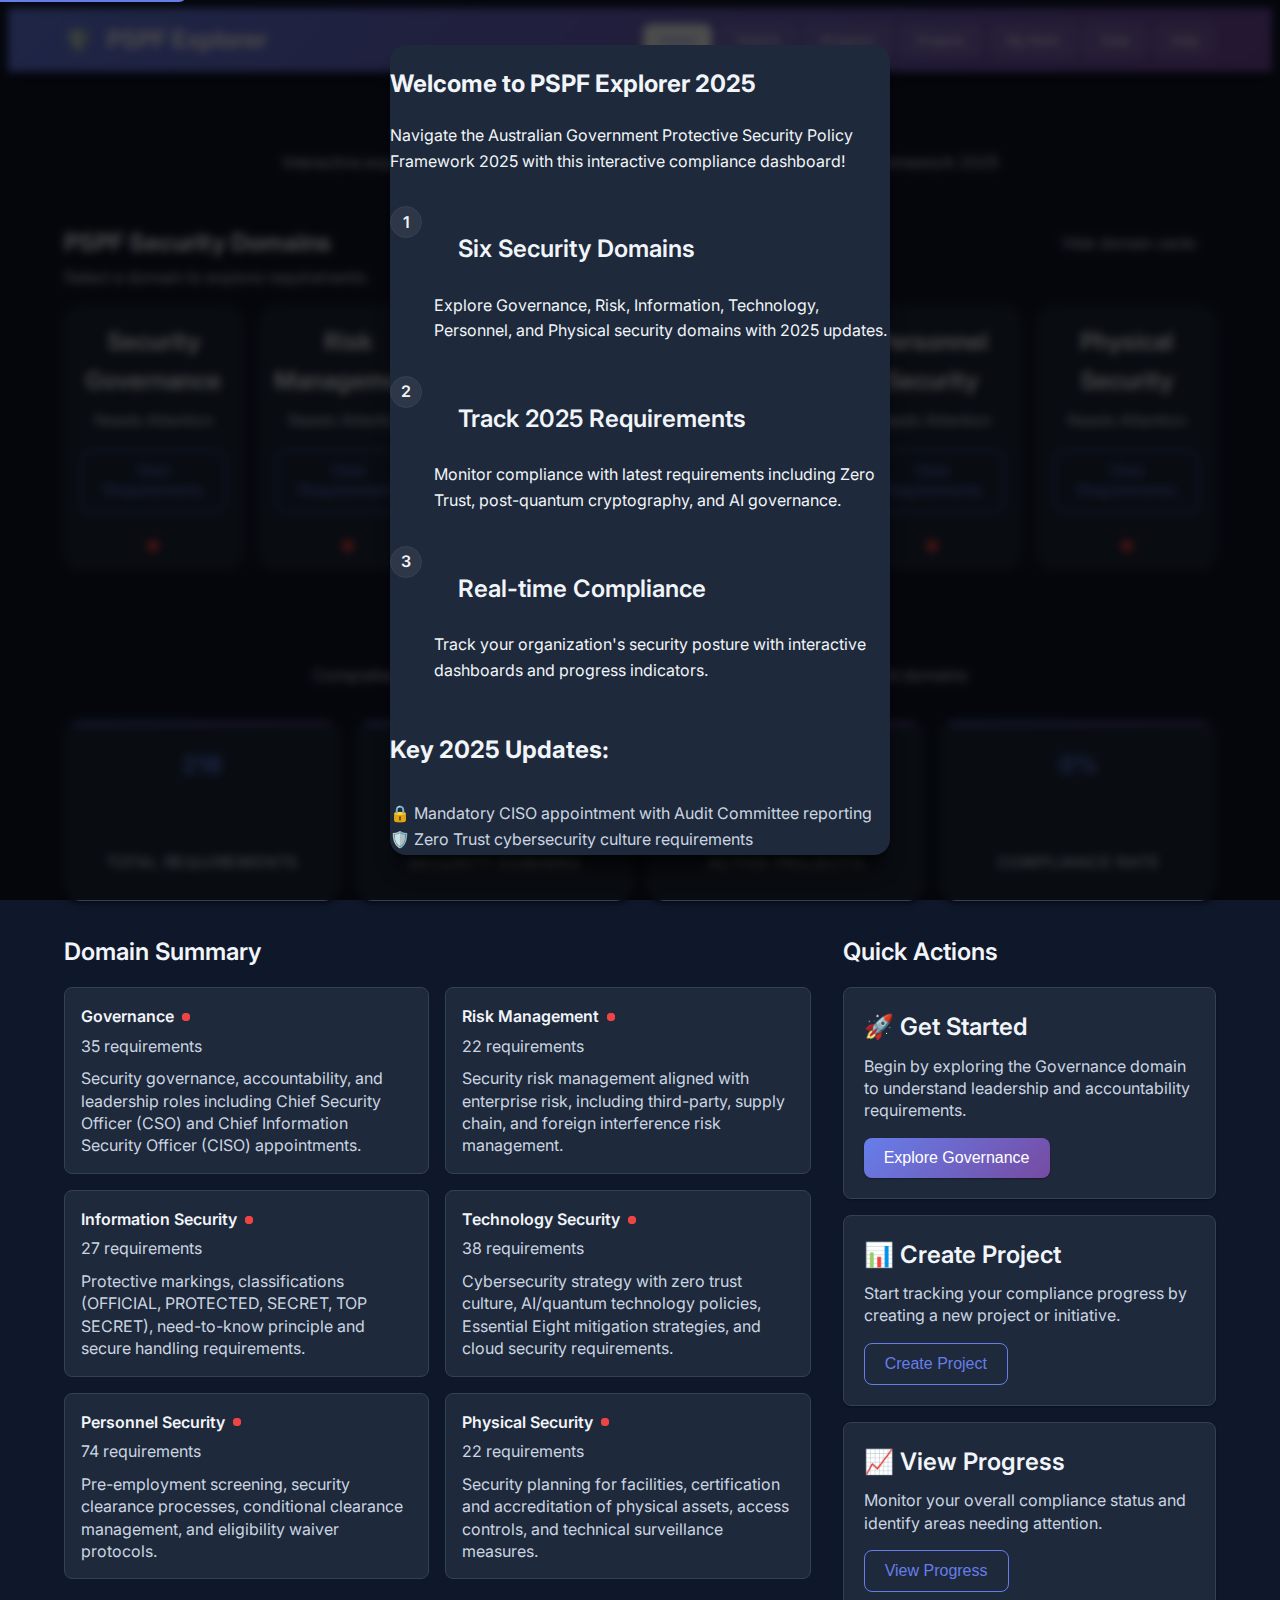
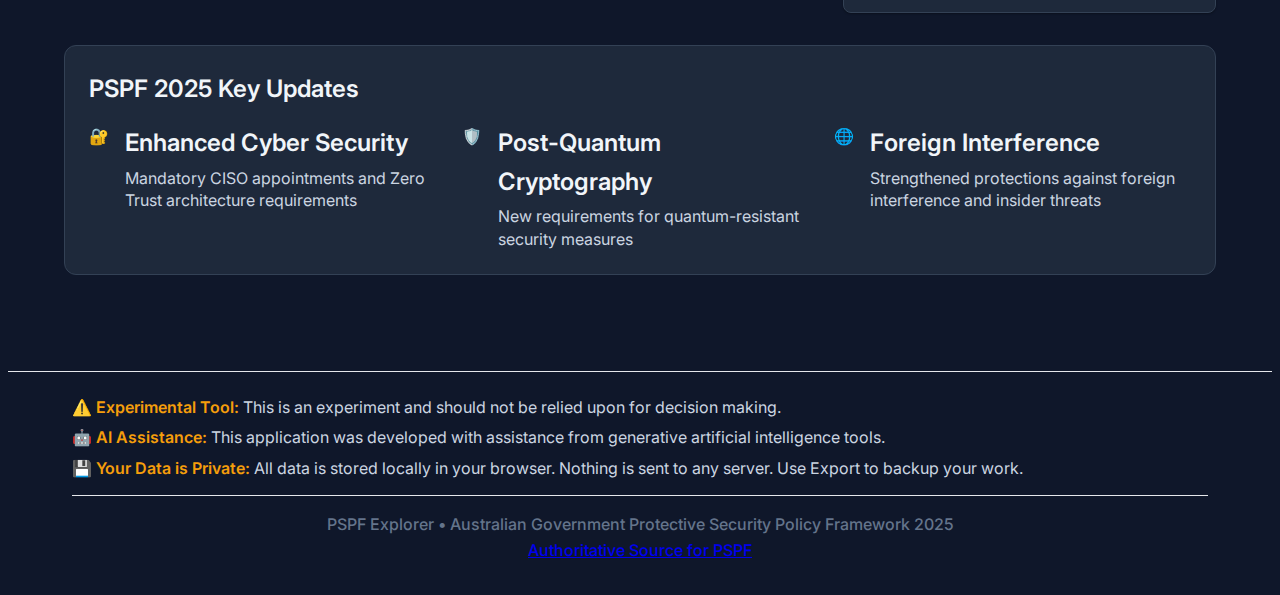
<file: pspf-explorer.html>
<!--
    PSPF Explorer - Protective Security Policy Framework Compliance Tracker
    A comprehensive tool for tracking compliance with the Australian Government's
    Protective Security Policy Framework (PSPF) requirements across all domains.
    
    Developed by: Toby Harvey
-->
<!DOCTYPE html>
<html lang="en">
<head>
    <meta charset="UTF-8">
    <meta name="viewport" content="width=device-width, initial-scale=1.0">
    <meta name="description" content="PSPF Explorer 2025 - Interactive Australian Government Protective Security Policy Framework compliance tracking and management tool">
    <meta name="author" content="PSPF Explorer">
    <meta name="robots" content="noindex, nofollow">
    <title>PSPF Explorer 2025</title>
    <link rel="stylesheet" href="styles/main.css">
    <link rel="preconnect" href="https://fonts.googleapis.com">
    <link href="https://fonts.googleapis.com/css2?family=Inter:wght@400;500;600;700&display=swap" rel="stylesheet">
    
</head>
<body>
    <!-- Welcome Modal for First-Time Users -->
    <div id="welcomeModal" class="modal">
        <div class="modal-content">
            <h2>Welcome to PSPF Explorer 2025</h2>
            <p>Navigate the Australian Government Protective Security Policy Framework 2025 with this interactive compliance dashboard!</p>
            
            <div class="welcome-steps">
                <div class="step">
                    <div class="step-number">1</div>
                    <div class="step-content">
                        <h3>Six Security Domains</h3>
                        <p>Explore Governance, Risk, Information, Technology, Personnel, and Physical security domains with 2025 updates.</p>
                    </div>
                </div>
                <div class="step">
                    <div class="step-number">2</div>
                    <div class="step-content">
                        <h3>Track 2025 Requirements</h3>
                        <p>Monitor compliance with latest requirements including Zero Trust, post-quantum cryptography, and AI governance.</p>
                    </div>
                </div>
                <div class="step">
                    <div class="step-number">3</div>
                    <div class="step-content">
                        <h3>Real-time Compliance</h3>
                        <p>Track your organization's security posture with interactive dashboards and progress indicators.</p>
                    </div>
                </div>
            </div>
            
            <div class="pulse-demo">
                <h4>Key 2025 Updates:</h4>
                <ul class="welcome-list">
                    <li>🔒 Mandatory CISO appointment with Audit Committee reporting</li>
                    <li>🛡️ Zero Trust cybersecurity culture requirements</li>
                    <li>🔐 Post-quantum cryptography for new systems</li>
                    <li>🤖 Enhanced AI and quantum technology governance</li>
                    <li>👤 Stricter eligibility waiver and clearance protocols</li>
                </ul>
            </div>
            
            <div class="welcome-privacy-note">
                <p>💾 <strong>Your data stays private</strong> - All information is stored locally in your browser. Nothing is sent to any server.</p>
            </div>
            
            <button id="closeWelcome" class="btn btn-primary">Start Exploring</button>
        </div>
    </div>

    <!-- Skip to main content link for keyboard users -->
    <a href="#main-content" class="skip-link">Skip to main content</a>

    <!-- Header -->
    <header class="header" role="banner">
        <div class="container">
            <h1 class="logo">PSPF Explorer</h1>
            <nav class="nav" role="navigation" aria-label="Main navigation">
                <button id="homeBtn" class="nav-btn active" aria-current="page">Home</button>
                <button id="searchBtn" class="nav-btn">Search</button>
                <button id="progressBtn" class="nav-btn">Progress</button>
                <button id="projectBtn" class="nav-btn">Projects</button>
                <button id="myWorkBtn" class="nav-btn">My Work</button>
                <button id="dataBtn" class="nav-btn">Data</button>
                <button id="helpBtn" class="nav-btn">Help</button>
            </nav>
        </div>
    </header>

    <!-- Main Content -->
    <main class="main" id="main-content" role="main">
        <div class="container">
            <!-- Breadcrumb Navigation -->
            <nav class="breadcrumb" id="breadcrumb">
                <a href="#" data-level="home">PSPF Domains</a>
            </nav>

            <!-- Home View - Domain Overview -->
            <section id="homeView" class="view active">
                <div class="view-header">
                    <h2>PSPF 2025 Compliance Dashboard</h2>
                    <p class="subtitle">Interactive exploration of the Australian Government Protective Security Policy Framework 2025</p>
                </div>

                <section class="domains-grid-section" id="domainsGridSection">
                    <div class="domains-grid-toolbar">
                        <div>
                            <h3>PSPF Security Domains</h3>
                            <p class="subtitle-sm">Select a domain to explore requirements.</p>
                        </div>
                        <button id="toggleDomainsGridBtn" class="btn btn-link" type="button" aria-expanded="true" aria-controls="domainsGrid">
                            Hide domain cards
                        </button>
                    </div>
                    <div class="domains-grid" id="domainsGrid" aria-live="polite">
                        <!-- Domain cards will be dynamically generated -->
                    </div>
                    <div class="domains-grid-collapsed-msg" id="domainsGridCollapsedMessage" role="status" aria-live="polite">
                        Domain cards are hidden to give you more room. Show them again any time using the toggle.
                    </div>
                </section>

                <!-- Welcome Dashboard (visible by default) -->
                <div class="welcome-dashboard" id="welcomeDashboard">
                    <div class="dashboard-header">
                        <h3>PSPF 2025 Framework Overview</h3>
                        <p class="dashboard-subtitle">Comprehensive protective security compliance tracking across all government domains</p>
                    </div>

                    <div class="dashboard-stats">
                        <div class="stat-card">
                            <div class="stat-number" id="totalRequirements">131</div>
                            <div class="stat-label">Total Requirements</div>
                        </div>
                        <div class="stat-card">
                            <div class="stat-number" id="totalDomains">6</div>
                            <div class="stat-label">Security Domains</div>
                        </div>
                        <div class="stat-card">
                            <div class="stat-number" id="totalProjectsDashboard">0</div>
                            <div class="stat-label">Active Projects</div>
                        </div>
                        <div class="stat-card">
                            <div class="stat-number" id="complianceRate">0%</div>
                            <div class="stat-label">Compliance Rate</div>
                        </div>
                    </div>

                    <div class="dashboard-content">
                        <div class="domain-summary">
                            <h4>Domain Summary</h4>
                            <div class="domain-summary-grid" id="domainSummaryGrid">
                                <!-- Domain summary cards will be generated -->
                            </div>
                        </div>

                        <div class="quick-actions">
                            <h4>Quick Actions</h4>
                            <div class="action-cards">
                                <div class="action-card">
                                    <h5>🚀 Get Started</h5>
                                    <p>Begin by exploring the Governance domain to understand leadership and accountability requirements.</p>
                                    <button class="btn btn-primary" data-action="view-domain" data-domain-id="governance">
                                        Explore Governance
                                    </button>
                                </div>
                                <div class="action-card">
                                    <h5>📊 Create Project</h5>
                                    <p>Start tracking your compliance progress by creating a new project or initiative.</p>
                                    <button class="btn btn-outline" data-action="nav-view" data-view="project" data-nav-btn="projectBtn">
                                        Create Project
                                    </button>
                                </div>
                                <div class="action-card">
                                    <h5>📈 View Progress</h5>
                                    <p>Monitor your overall compliance status and identify areas needing attention.</p>
                                    <button class="btn btn-outline" data-action="nav-view" data-view="progress" data-nav-btn="progressBtn">
                                        View Progress
                                    </button>
                                </div>
                            </div>
                        </div>
                    </div>

                    <div class="pspf-highlights">
                        <h4>PSPF 2025 Key Updates</h4>
                        <div class="highlights-grid">
                            <div class="highlight-item">
                                <div class="highlight-icon">🔐</div>
                                <div class="highlight-content">
                                    <h6>Enhanced Cyber Security</h6>
                                    <p>Mandatory CISO appointments and Zero Trust architecture requirements</p>
                                </div>
                            </div>
                            <div class="highlight-item">
                                <div class="highlight-icon">🛡️</div>
                                <div class="highlight-content">
                                    <h6>Post-Quantum Cryptography</h6>
                                    <p>New requirements for quantum-resistant security measures</p>
                                </div>
                            </div>
                            <div class="highlight-item">
                                <div class="highlight-icon">🌐</div>
                                <div class="highlight-content">
                                    <h6>Foreign Interference</h6>
                                    <p>Strengthened protections against foreign interference and insider threats</p>
                                </div>
                            </div>
                        </div>
                    </div>
                </div>

                <!-- Requirements Section (initially hidden) -->
                <div class="requirements-section hidden" id="requirementsSection">
                    <div class="requirements-header">
                        <h3 id="selectedDomainTitle">Domain Requirements</h3>
                        <p id="selectedDomainDescription">Select a domain above to view its detailed description and requirements</p>
                    </div>
                    <div class="requirements-layout">
                        <div class="requirements-list">
                            <h4>Requirements List</h4>
                            <div class="tag-filters" id="tagFiltersContainer">
                                <div class="tag-filters-header">
                                    <div class="tag-filters-title">
                                        <h5>Filter by Tags <span class="clear-tags" data-action="clear-tags" tabindex="0" role="button">Clear</span></h5>
                                        <p class="tag-filters-hint">Toggle the panel when you need more room for the requirements list.</p>
                                    </div>
                                    <button id="toggleTagFiltersBtn" class="btn btn-link" type="button" aria-controls="tagFiltersBody" aria-expanded="true">
                                        Hide filters
                                    </button>
                                </div>
                                <div class="tag-filters-body" id="tagFiltersBody">
                                    <div class="tag-selector" id="tagFilters">
                                        <!-- Tag filters will be populated here -->
                                    </div>
                                </div>
                                <div class="tag-filters-collapsed-msg" id="tagFiltersCollapsedMessage" role="status" aria-live="polite">
                                    Tag filters are hidden to maximize space. Show them again anytime using the toggle above.
                                </div>
                            </div>
                            <div class="requirements-sidebar" id="requirementsList">
                                <!-- Requirements list will be dynamically generated -->
                            </div>
                        </div>
                        <div class="requirement-details">
                            <div class="requirement-detail-content" id="requirementDetails">
                                <div class="placeholder-content">
                                    <h4>Select a Requirement</h4>
                                    <p>Choose a requirement from the list to view its details and compliance status.</p>
                                </div>
                            </div>
                        </div>
                    </div>
                </div>
            </section>

            <!-- Search View -->
            <section id="searchView" class="view" aria-labelledby="search-heading">
                <div class="view-header">
                    <h2 id="search-heading">Search</h2>
                    <div class="search-bar" role="search">
                        <label for="searchInput" class="visually-hidden">Search projects, risks, incidents, or requirements</label>
                        <input type="text" id="searchInput" placeholder="Search projects, risks, incidents, or requirements..." aria-describedby="search-help">
                        <button id="searchSubmit" class="btn btn-primary" aria-label="Submit search">Search</button>
                    </div>
                    <span id="search-help" class="visually-hidden">Enter keywords to search across all your data</span>
                </div>
                <div class="search-results" id="searchResults" aria-live="polite" aria-atomic="false">
                    <div class="spinner" id="searchSpinner"></div>
                    <div class="empty-state">
                        <h3>🔍 Search Your Data</h3>
                        <p>Enter a search term above to find projects, risks, incidents, or requirements across your entire dataset.</p>
                    </div>
                </div>
            </section>

            <!-- Progress View -->
            <section id="progressView" class="view">
                <div class="view-header">
                    <h2>Progress Overview</h2>
                    <p class="subtitle">Track your compliance journey across all domains</p>
                </div>
                
                <div class="stats-overview" id="statsOverview">
                    <div class="stat-card" data-action="nav-view" data-view="project" data-nav-btn="projectBtn" tabindex="0" role="button" title="View all projects">
                        <div class="stat-header">
                            <div>
                                <span class="stat-number" id="totalProjectsProgress">0</span>
                                <span class="stat-label">Active Projects</span>
                            </div>
                            <span class="stat-icon">📊</span>
                        </div>
                        <div class="mini-chart">
                            <div class="mini-chart-bar" id="projectsChart"></div>
                        </div>
                        <div class="stat-trend trend-neutral" id="projectsTrend">
                            <span>→</span> No change
                        </div>
                    </div>
                    <div class="stat-card" data-action="nav-view" data-view="home" data-nav-btn="homeBtn" tabindex="0" role="button" title="View compliance by domain">
                        <div class="stat-header">
                            <div>
                                <span class="stat-number" id="overallCompliance">0%</span>
                                <span class="stat-label">Requirements Met</span>
                            </div>
                            <div class="progress-ring" id="complianceRing">
                                <svg>
                                    <circle class="progress-ring-background" cx="30" cy="30" r="26"></circle>
                                    <circle class="progress-ring-progress" cx="30" cy="30" r="26" 
                                            stroke-dasharray="163.36" stroke-dashoffset="163.36"></circle>
                                </svg>
                                <div class="progress-ring-text" id="compliancePercent">0%</div>
                            </div>
                        </div>
                        <div class="stat-trend trend-neutral" id="complianceTrend">
                            <span>→</span> No change
                        </div>
                    </div>
                    <div class="stat-card" data-action="nav-view" data-view="project" data-nav-btn="projectBtn" tabindex="0" role="button" title="View all risks">
                        <div class="stat-header">
                            <div>
                                <span class="stat-number" id="totalRisks">0</span>
                                <span class="stat-label">Active Risks</span>
                            </div>
                            <span class="stat-icon">⚠️</span>
                        </div>
                        <div class="mini-chart">
                            <div class="mini-chart-bar risk-chart" id="risksChart"></div>
                        </div>
                        <div class="stat-trend trend-neutral" id="risksTrend">
                            <span>→</span> Risk level stable
                        </div>
                    </div>
                    <div class="stat-card" data-action="nav-view" data-view="data" data-nav-btn="dataBtn" tabindex="0" role="button" title="View event log">
                        <div class="stat-header">
                            <div>
                                <span class="stat-number" id="totalIncidentsStat">0</span>
                                <span class="stat-label">Recorded Events</span>
                            </div>
                            <span class="stat-icon">📝</span>
                        </div>
                        <div class="mini-chart">
                            <div class="mini-chart-bar incident-chart" id="incidentsChart"></div>
                        </div>
                        <div class="stat-trend trend-neutral" id="incidentsTrend">
                            <span>→</span> No change
                        </div>
                    </div>
                </div>
                
                <div class="essential-eight-card" id="essentialEightWidget">
                    <!-- Essential Eight analytics will render here -->
                </div>

                <div class="requirements-heatmap" aria-label="Domain compliance grid">
                    <div class="heatmap-header">
                        <div>
                            <h3>Requirements at-a-glance</h3>
                            <p>Each block represents a domain and the smaller tiles show requirement status so you can spot missing items immediately.</p>
                        </div>
                        <div class="heatmap-legend" aria-label="Status legend">
                            <span class="legend-chip yes">Met</span>
                            <span class="legend-chip partial">Risk Managed</span>
                            <span class="legend-chip no">Not Met</span>
                            <span class="legend-chip na">Not Applicable</span>
                            <span class="legend-chip not-set">Not Set</span>
                        </div>
                    </div>
                    <div class="domain-requirements-grid" id="domainRequirementsGrid">
                        <!-- Requirement tiles are rendered here -->
                    </div>
                </div>

                <div class="gap-report-card" id="gapReport">
                    <div class="gap-report-header">
                        <div>
                            <h3>Domain Remediation Report</h3>
                            <p class="subtitle-sm">Choose a domain to see every requirement that still needs work.</p>
                        </div>
                        <div class="gap-report-controls">
                            <label for="gapReportDomainSelect">Select domain</label>
                            <select id="gapReportDomainSelect" aria-label="Domain selection for remediation report"></select>
                            <button id="gapReportExportBtn" class="btn btn-outline" type="button">Export report</button>
                        </div>
                    </div>
                    <div class="gap-report-summary" id="gapReportSummary" aria-live="polite"></div>
                    <div class="gap-report-list" id="gapReportList" aria-live="polite">
                        <p class="history-empty-msg">Pick a domain to load outstanding requirements.</p>
                    </div>
                </div>

                <div class="unassigned-widget" id="unassignedWidget" aria-live="polite">
                    <div class="unassigned-header">
                        <div>
                            <h3>Unassigned Critical Requirements</h3>
                            <p class="subtitle-sm">Requirements marked Not Met with no supporting project yet.</p>
                        </div>
                        <span class="unassigned-count" id="unassignedCount">0 gaps</span>
                    </div>
                    <div class="unassigned-list" id="unassignedList">
                        <p class="history-empty-msg">All unmet requirements are already mapped to projects. Great work!</p>
                    </div>
                </div>

                <div class="progress-grid" id="progressGrid">
                    <!-- Progress cards will be dynamically generated -->
                </div>

                <div class="progress-history" id="progressHistory">
                    <div class="progress-history-header">
                        <div>
                            <h3>Domain Progress History</h3>
                            <p>Every status change creates a snapshot so you can see how each domain has improved or regressed over time.</p>
                        </div>
                    </div>
                    <div class="progress-history-grid" id="domainHistoryGrid">
                        <p class="history-empty-msg">Update a requirement status to capture the first history snapshot.</p>
                    </div>
                    <div class="recent-updates-card">
                        <div class="recent-updates-header">
                            <h4>Recent Requirement Updates</h4>
                            <p>Review the most recent changes to support your regular compliance reviews.</p>
                        </div>
                        <div id="recentUpdatesList">
                            <p class="empty-history">No updates yet. Change a requirement to begin tracking progress.</p>
                        </div>
                    </div>
                </div>
            </section>

            <!-- Data Management View -->
            <section id="dataView" class="view">
                <div class="view-header">
                    <h2>Data Management</h2>
                    <p class="subtitle">Export, import, and manage your PSPF Explorer data</p>
                </div>
                
                <div class="data-management">
                    <div class="data-section">
                        <div class="data-card data-card-info">
                            <h3>💾 Local Storage</h3>
                            <p>Your data is stored <strong>privately in this browser only</strong>. It never leaves your device and is not shared with any server.</p>
                            <ul class="storage-info-list">
                                <li>✅ Private - only you can see your data</li>
                                <li>✅ Fast - no network delays</li>
                                <li>✅ Offline - works without internet</li>
                                <li>⚠️ Browser-specific - data doesn't sync between devices</li>
                                <li>⚠️ Clearing browser data will erase your work</li>
                            </ul>
                            <p><strong>Tip:</strong> Export your data regularly to keep a backup!</p>
                        </div>
                        
                        <div class="data-card">
                            <h3>🗂️ Export Data</h3>
                            <p>Download all your projects, risks, and events as a backup file.</p>
                            <button id="exportDataBtn" class="btn btn-primary">Export All Data</button>
                        </div>

                        <div class="data-card">
                            <h3>🎯 Scoped Reports</h3>
                            <p>Share domain- or project-specific extracts without exposing unrelated data.</p>
                            <div class="scoped-export">
                                <label for="domainExportSelect">Domain export</label>
                                <div class="scoped-export-controls">
                                    <select id="domainExportSelect">
                                        <option value="">Select a domain…</option>
                                    </select>
                                    <button id="exportDomainBtn" class="btn btn-secondary" disabled>Export Domain</button>
                                </div>
                            </div>
                            <div class="scoped-export">
                                <label for="projectExportSelect">Project export</label>
                                <div class="scoped-export-controls">
                                    <select id="projectExportSelect">
                                        <option value="">Select a project…</option>
                                    </select>
                                    <button id="exportProjectBtn" class="btn btn-secondary" disabled>Export Project</button>
                                </div>
                            </div>
                        </div>
                        
                        <div class="data-card">
                            <h3>📥 Import Data</h3>
                            <p>Restore data from a previously exported backup file.</p>
                            <input type="file" id="importFileInput" accept=".json" class="hidden" title="Select backup file to import">
                            <button id="importDataBtn" class="btn btn-secondary">Import Data</button>
                        </div>
                        
                        <div class="data-card data-card--hidden">
                            <h3>📋 Manage Requirements</h3>
                            <p>Add, edit, or remove PSPF requirements. Changes preserve existing compliance data.</p>
                            <button id="manageRequirementsBtn" class="btn btn-primary">Manage Requirements</button>
                        </div>
                        
                        <div class="data-card">
                            <h3>🏷️ Manage Tags</h3>
                            <p>Create, edit, or remove requirement tags for custom organization.</p>
                            <div id="tagManagementArea" class="tag-management-area">
                                <!-- Tag list will be dynamically generated -->
                            </div>
                            <div class="tag-add-form">
                                <input type="text" id="newTagName" placeholder="Tag name..." maxlength="30">
                                <input type="color" id="newTagColor" value="#3b82f6" title="Tag color">
                                <input type="text" id="newTagDescription" placeholder="Description..." maxlength="100">
                                <button id="addTagBtn" class="btn btn-primary">Add Tag</button>
                            </div>
                        </div>
                        
                        <div class="data-card warning">
                            <h3>🗑️ Clear Data</h3>
                            <p>Remove all data and start fresh. This action cannot be undone.</p>
                            <button id="clearDataBtn" class="btn btn-danger">Clear All Data</button>
                        </div>
                    </div>
                    
                    <div class="data-info">
                        <h3>📊 Data Summary</h3>
                        <div class="data-stats">
                            <div class="stat-item">
                                <span class="stat-label">Projects:</span>
                                <span class="stat-value" id="dataProjectCount">0</span>
                            </div>
                            <div class="stat-item">
                                <span class="stat-label">Risks:</span>
                                <span class="stat-value" id="dataRiskCount">0</span>
                            </div>
                            <div class="stat-item">
                                <span class="stat-label">Events:</span>
                                <span class="stat-value" id="dataIncidentCount">0</span>
                            </div>
                            <div class="stat-item">
                                <span class="stat-label">Last Modified:</span>
                                <span class="stat-value" id="dataLastModified">Never</span>
                            </div>
                        </div>
                        <div class="data-trends">
                            <div class="trend-card" aria-live="polite">
                                <div class="trend-header">
                                    <div>
                                        <p class="trend-label">Incident trend</p>
                                        <p class="trend-period">Last 6 months</p>
                                    </div>
                                    <span class="trend-change" id="incidentTrendChange">0 vs prev.</span>
                                </div>
                                <div class="trend-sparkline" id="incidentSparkline" aria-label="Incidents recorded per month"></div>
                            </div>
                            <div class="trend-card" aria-live="polite">
                                <div class="trend-header">
                                    <div>
                                        <p class="trend-label">Evidence coverage</p>
                                        <p class="trend-value" id="evidenceCoverageValue">0%</p>
                                    </div>
                                    <span class="trend-change" id="evidenceCoverageDelta">0%</span>
                                </div>
                                <p class="trend-subtext" id="evidenceCoverageSubtitle">0 of 0 requirements include reference links.</p>
                            </div>
                        </div>
                    </div>
                </div>
            </section>

            <!-- Project Management View -->
            <section id="projectView" class="view">
                <div class="view-header">
                    <h2>Project Management</h2>
                    <p class="subtitle">Manage your compliance projects and activities</p>
                    <button id="addProjectBtn" class="btn btn-primary">Add New Project</button>
                </div>

                <div class="project-requirements-widget">
                    <div class="widget-header">
                        <h3>Project requirement alignment</h3>
                        <p class="subtitle-sm">For each project, see the PSPF requirements it is tagged against and their current compliance status.</p>
                    </div>
                    <div id="projectRequirementsWidget" class="project-requirements-grid" aria-live="polite">
                        <p class="empty-state">Loading project requirement data...</p>
                    </div>
                </div>
                
                <div class="projects-layout">
                    <div class="projects-list-panel">
                        <h4>Projects List</h4>
                        <div class="projects-sidebar" id="projectsList">
                            <!-- Projects list will be dynamically generated -->
                        </div>
                    </div>
                    <div class="project-details-panel">
                        <div class="project-detail-content" id="projectDetails">
                            <div class="placeholder-content">
                                <h4>Select a Project</h4>
                                    <p>Choose a project from the list to view its details and track risks or events.</p>
                            </div>
                        </div>
                    </div>
                </div>
            </section>

            <!-- My Work View -->
            <section id="myWorkView" class="view">
                <div class="view-header">
                    <h2>My Work</h2>
                    <p class="subtitle">Focus on requirements you own by tagging them and tracking their progress in one place.</p>
                    <div class="my-work-filter-bar">
                        <div class="filter-labels">
                            <h4>Your Tags</h4>
                            <p class="subtitle-sm">Select a tag to filter the requirements you tagged.</p>
                        </div>
                        <div class="my-work-user">
                            <label for="myWorkUserNameInput">Your name</label>
                            <input type="text" id="myWorkUserNameInput" placeholder="e.g., bob">
                        </div>
                        <div class="tag-selector" id="myWorkTagFilters"></div>
                        <button class="btn btn-link" data-action="mywork-clear-tags">Clear filters</button>
                    </div>
                </div>

                <div class="my-work-dashboard" id="myWorkDashboard">
                    <div class="stat-card">
                        <div class="stat-number" id="myWorkTotalAssignments">0</div>
                        <div class="stat-label">Tagged Requirements</div>
                    </div>
                    <div class="stat-card">
                        <div class="stat-number" id="myWorkComplianceRate">0%</div>
                        <div class="stat-label">Compliance Rate</div>
                    </div>
                    <div class="stat-card">
                        <div class="stat-number" id="myWorkMetCount">0</div>
                        <div class="stat-label">Requirements Met</div>
                    </div>
                </div>

                <div class="my-work-layout">
                    <div class="my-work-list-panel">
                        <div class="list-header">
                            <h3>Your tagged work</h3>
                            <p class="subtitle-sm">Only requirements with one of your tags appear below. Add tags inline to capture ownership.</p>
                        </div>
                        <div id="myWorkRequirementsList" class="my-work-list" aria-live="polite"></div>
                    </div>
                    <div class="my-work-visuals">
                        <div class="mini-heatmap-card">
                            <h4>Status snapshot</h4>
                            <div id="myWorkMiniHeatmap" class="mini-heatmap-grid" aria-live="polite">
                                <!-- Filtered requirement chips render here -->
                            </div>
                            <div class="heatmap-legend" aria-label="Status legend">
                                <span class="legend-chip yes">Met</span>
                                <span class="legend-chip partial">Risk Managed</span>
                                <span class="legend-chip no">Not Met</span>
                                <span class="legend-chip na">Not Applicable</span>
                                <span class="legend-chip not-set">Not Set</span>
                            </div>
                        </div>
                        <div class="my-work-progress-card">
                            <h4>Progress summary</h4>
                            <div class="stats-grid">
                                <div>
                                    <p class="stat-label">In progress</p>
                                    <p class="stat-number" id="myWorkPartialCount">0</p>
                                </div>
                                <div>
                                    <p class="stat-label">Not met</p>
                                    <p class="stat-number" id="myWorkNotMetCount">0</p>
                                </div>
                                <div>
                                    <p class="stat-label">Needs attention</p>
                                    <p class="stat-number" id="myWorkNoDataCount">0</p>
                                </div>
                            </div>
                        </div>
                    </div>
                </div>
            </section>

            <!-- Help View -->
            <section id="helpView" class="view">
                <div class="view-header">
                    <h2>Help & Support</h2>
                    <p class="subtitle">Learn how to use PSPF Explorer effectively</p>
                </div>
                <div class="help-content">
                    <div class="help-section">
                        <h3>🎯 What is PSPF Explorer?</h3>
                        <p>PSPF Explorer transforms the Australian Government Protective Security Policy Framework (PSPF) from static documents into an interactive, engaging experience. Instead of reading through PowerPoint presentations or PDFs, you can explore security requirements dynamically and see how your work contributes to organizational security.</p>
                        <p><strong>Who is it for?</strong> Everyone in the organization - from executives to frontline staff. This tool is designed for universal access with plain-language explanations that make complex security requirements accessible to all.</p>
                    </div>

                    <div class="help-section">
                        <h3>🚀 Getting Started</h3>
                        <p><strong>Start with the Home page:</strong> The six PSPF domains are displayed as interactive cards across the top. Each domain shows its current compliance status through visual indicators.</p>
                        <p><strong>Explore domains:</strong> Click on any domain to see its specific requirements. Each requirement explains what needs to be done in practical, everyday language.</p>
                        <p><strong>Track progress:</strong> Use the visual cues and progress indicators to understand which areas need attention and celebrate your achievements.</p>
                    </div>

                    <div class="help-section">
                        <h3>📊 Understanding the Structure</h3>
                        <p>PSPF Explorer follows a simple hierarchy that you can navigate both top-down and bottom-up:</p>
                        <ul>
                            <li><strong>Domains</strong> → Core PSPF areas (fixed structure)</li>
                            <li><strong>Requirements</strong> → Specific security requirements within each domain (fixed structure)</li>
                            <li><strong>Projects</strong> → Your work initiatives to meet requirements (you can create and manage these)</li>
                            <li><strong>Risks</strong> → Potential issues to track (you can create and manage these)</li>
                            <li><strong>Events</strong> → Significant incidents or milestones captured for audit trails</li>
                        </ul>
                    </div>

                    <div class="help-section">
                        <h3>✅ Managing Compliance</h3>
                        <p><strong>Binary tracking:</strong> Each requirement is either met (Yes) or not met (No). All requirements start as "No" and must be manually updated to "Yes" when completed.</p>
                        <p><strong>Adding context:</strong> Use the comment field for each requirement to add notes, context, or progress updates. Comments are hidden once a requirement is marked as complete.</p>
                        <p><strong>Visual feedback:</strong> Your compliance progress drives the visual indicators throughout the system, giving you instant feedback on your security posture.</p>
                    </div>

                    <div class="help-section">
                        <h3>🎯 Working with Projects</h3>
                        <p><strong>Create projects:</strong> Go to the Projects tab to create new compliance initiatives. Projects help organize your work toward meeting specific requirements.</p>
                        <p><strong>Document key risks:</strong> Identify and track potential issues that could impact your compliance work.</p>
                        <p><strong>Record notable events:</strong> Capture incidents or milestones as they occur so lessons learned stay discoverable.</p>
                        <p><strong>Two-column layout:</strong> The Projects page uses a list-and-details layout - select a project from the left to see its details on the right.</p>
                    </div>

                    <div class="help-section">
                        <h3>📈 Progress Overview</h3>
                        <p>The Progress tab provides a comprehensive view of your compliance journey:</p>
                        <ul>
                            <li><strong>Statistics cards:</strong> See key metrics like active projects, compliance percentages, risk posture, and recorded events</li>
                            <li><strong>Domain progress:</strong> Visual representation of progress across all PSPF domains</li>
                            <li><strong>Trends:</strong> Track how your compliance posture is improving over time</li>
                        </ul>
                    </div>

                    <div class="help-section">
                        <h3>🔍 Search & Data Management</h3>
                        <p><strong>Search functionality:</strong> Use the Search tab to find specific projects, risks, incidents, or requirements across your entire dataset.</p>
                        <p><strong>Data backup:</strong> The Data tab allows you to export your work for backup or import data from previous sessions.</p>
                        <p><strong>Local storage:</strong> Your data is stored locally in your browser, so it persists between sessions on the same device.</p>
                    </div>

                    <div class="help-section">
                        <h3>💡 Tips for Success</h3>
                        <ul>
                            <li><strong>Start small:</strong> Begin with one domain and gradually expand your compliance tracking</li>
                            <li><strong>Regular updates:</strong> Check in frequently to update progress and maintain momentum</li>
                            <li><strong>Use plain language:</strong> When adding comments or project descriptions, write in terms that anyone can understand</li>
                            <li><strong>Celebrate progress:</strong> Acknowledge both individual and team achievements as you improve compliance</li>
                            <li><strong>Connect daily work:</strong> Link routine activities to security requirements to show how everyday actions contribute to organizational security</li>
                        </ul>
                    </div>

                    <div class="help-section">
                        <h3>🎨 Visual Cues</h3>
                        <p><strong>Progress indicators:</strong> Circular progress rings show completion percentages at a glance</p>
                        <p><strong>Status colors:</strong> Green indicates completion, amber shows progress, and red highlights areas needing attention</p>
                        <p><strong>Interactive elements:</strong> Hover effects and animations guide you toward important information</p>
                        <p><strong>Responsive design:</strong> The interface adapts to different screen sizes for optimal viewing on any device</p>
                    </div>

                    <div class="help-section">
                        <h3>🤝 Getting Help</h3>
                        <p>PSPF Explorer is designed to be intuitive and self-explanatory. If you encounter any issues:</p>
                        <ul>
                            <li>Try refreshing the page to resolve temporary issues</li>
                            <li>Check that you're using a modern web browser</li>
                            <li>Ensure JavaScript is enabled in your browser settings</li>
                            <li>Use the export function in the Data tab to backup your work regularly</li>
                        </ul>
                    </div>
                </div>
            </section>
        </div>
    </main>

    <!-- Footer -->
    <footer class="app-footer" role="contentinfo">
        <div class="footer-content">
            <div class="disclaimer">
                <p><strong>⚠️ Experimental Tool:</strong> This is an experiment and should not be relied upon for decision making.</p>
                <p><strong>🤖 AI Assistance:</strong> This application was developed with assistance from generative artificial intelligence tools.</p>
                <p><strong>💾 Your Data is Private:</strong> All data is stored locally in your browser. Nothing is sent to any server. Use Export to backup your work.</p>
            </div>
            <div class="footer-meta">
                <p>PSPF Explorer • Australian Government Protective Security Policy Framework 2025</p>
                <p><a href="https://www.protectivesecurity.gov.au/pspf-annual-release" target="_blank" rel="noopener noreferrer">Authoritative Source for PSPF</a></p>
            </div>
        </div>
    </footer>

    <!-- CRUD Modals -->
    <!-- Project Modal -->
    <div id="projectModal" class="modal">
        <div class="modal-content">
            <h3 id="projectModalTitle">Add Project</h3>
            <form id="projectForm">
                <div class="form-group">
                    <label for="projectName">Project Name</label>
                    <input type="text" id="projectName" required>
                </div>
                <div class="form-group">
                    <label for="projectDesc">Description</label>
                    <textarea id="projectDesc" rows="3"></textarea>
                </div>
                <div class="form-group">
                    <label for="projectStatusSelect">Status</label>
                    <select id="projectStatusSelect">
                        <option value="planning">Planning</option>
                        <option value="active">Active</option>
                        <option value="on-hold">On Hold</option>
                        <option value="completed">Completed</option>
                    </select>
                </div>
                <div class="form-actions">
                    <button type="button" class="btn btn-secondary" id="cancelProject">Cancel</button>
                    <button type="submit" class="btn btn-primary">Save Project</button>
                </div>
            </form>
        </div>
    </div>

    <!-- Link Requirements Modal -->
    <div id="linkRequirementsModal" class="modal">
        <div class="modal-content">
            <h3>Link Requirements</h3>
            <div class="form-group">
                <label for="requirementsSearch">Filter</label>
                <input type="text" id="requirementsSearch" placeholder="Search by title or ID">
            </div>
            <div id="requirementsChecklist" class="requirements-checklist">
                <!-- Populated dynamically with checkboxes grouped by domain -->
            </div>
            <div class="modal-actions">
                <button type="button" id="cancelLinkRequirements" class="btn btn-secondary">Cancel</button>
                <button type="button" id="saveLinkRequirements" class="btn btn-primary">Save Links</button>
            </div>
        </div>
    </div>

    <!-- Risk Modal -->
    <div id="riskModal" class="modal">
        <div class="modal-content">
            <h3 id="riskModalTitle">Add Risk</h3>
            <form id="riskForm">
                <div class="form-group">
                    <label for="riskName">Risk Title</label>
                    <input type="text" id="riskName" required>
                </div>
                <div class="form-group">
                    <label for="riskDesc">Description</label>
                    <textarea id="riskDesc" rows="3"></textarea>
                </div>
                <div class="form-group">
                    <label for="riskLikelihood">Likelihood</label>
                    <select id="riskLikelihood">
                        <option value="very-low">Very Low</option>
                        <option value="low">Low</option>
                        <option value="medium">Medium</option>
                        <option value="high">High</option>
                        <option value="very-high">Very High</option>
                    </select>
                </div>
                <div class="form-group">
                    <label for="riskImpact">Impact</label>
                    <select id="riskImpact">
                        <option value="very-low">Very Low</option>
                        <option value="low">Low</option>
                        <option value="medium">Medium</option>
                        <option value="high">High</option>
                        <option value="very-high">Very High</option>
                    </select>
                </div>
                <div class="form-group">
                    <label for="riskMitigation">Mitigation Strategy</label>
                    <textarea id="riskMitigation" rows="3"></textarea>
                </div>
                <div class="form-actions">
                    <button type="button" class="btn btn-secondary" id="cancelRisk">Cancel</button>
                    <button type="submit" class="btn btn-primary">Save Risk</button>
                </div>
            </form>
        </div>
    </div>

    <!-- Event Modal -->
    <div id="incidentModal" class="modal">
        <div class="modal-content">
            <h3 id="incidentModalTitle">Add Event</h3>
            <form id="incidentForm">
                <div class="form-group">
                    <label for="incidentName">Event Title</label>
                    <input type="text" id="incidentName" required>
                </div>
                <div class="form-group">
                    <label for="incidentDesc">Description</label>
                    <textarea id="incidentDesc" rows="4"></textarea>
                </div>
                <div class="form-group">
                    <label for="incidentDate">Date Occurred</label>
                    <input type="datetime-local" id="incidentDate" required>
                </div>
                <div class="form-group">
                    <label for="incidentSeverity">Impact Level</label>
                    <select id="incidentSeverity">
                        <option value="low">Low</option>
                        <option value="medium">Medium</option>
                        <option value="high">High</option>
                        <option value="critical">Critical</option>
                    </select>
                </div>
                <div class="form-group">
                    <label for="incidentResolution">Resolution/Action Taken</label>
                    <textarea id="incidentResolution" rows="3"></textarea>
                </div>
                <div class="form-actions">
                    <button type="button" class="btn btn-secondary" id="cancelIncident">Cancel</button>
                    <button type="submit" class="btn btn-primary">Save Event</button>
                </div>
            </form>
        </div>
    </div>

    
    <script type="module" src="scripts/main.js"></script>

</body>
</html>
</file>
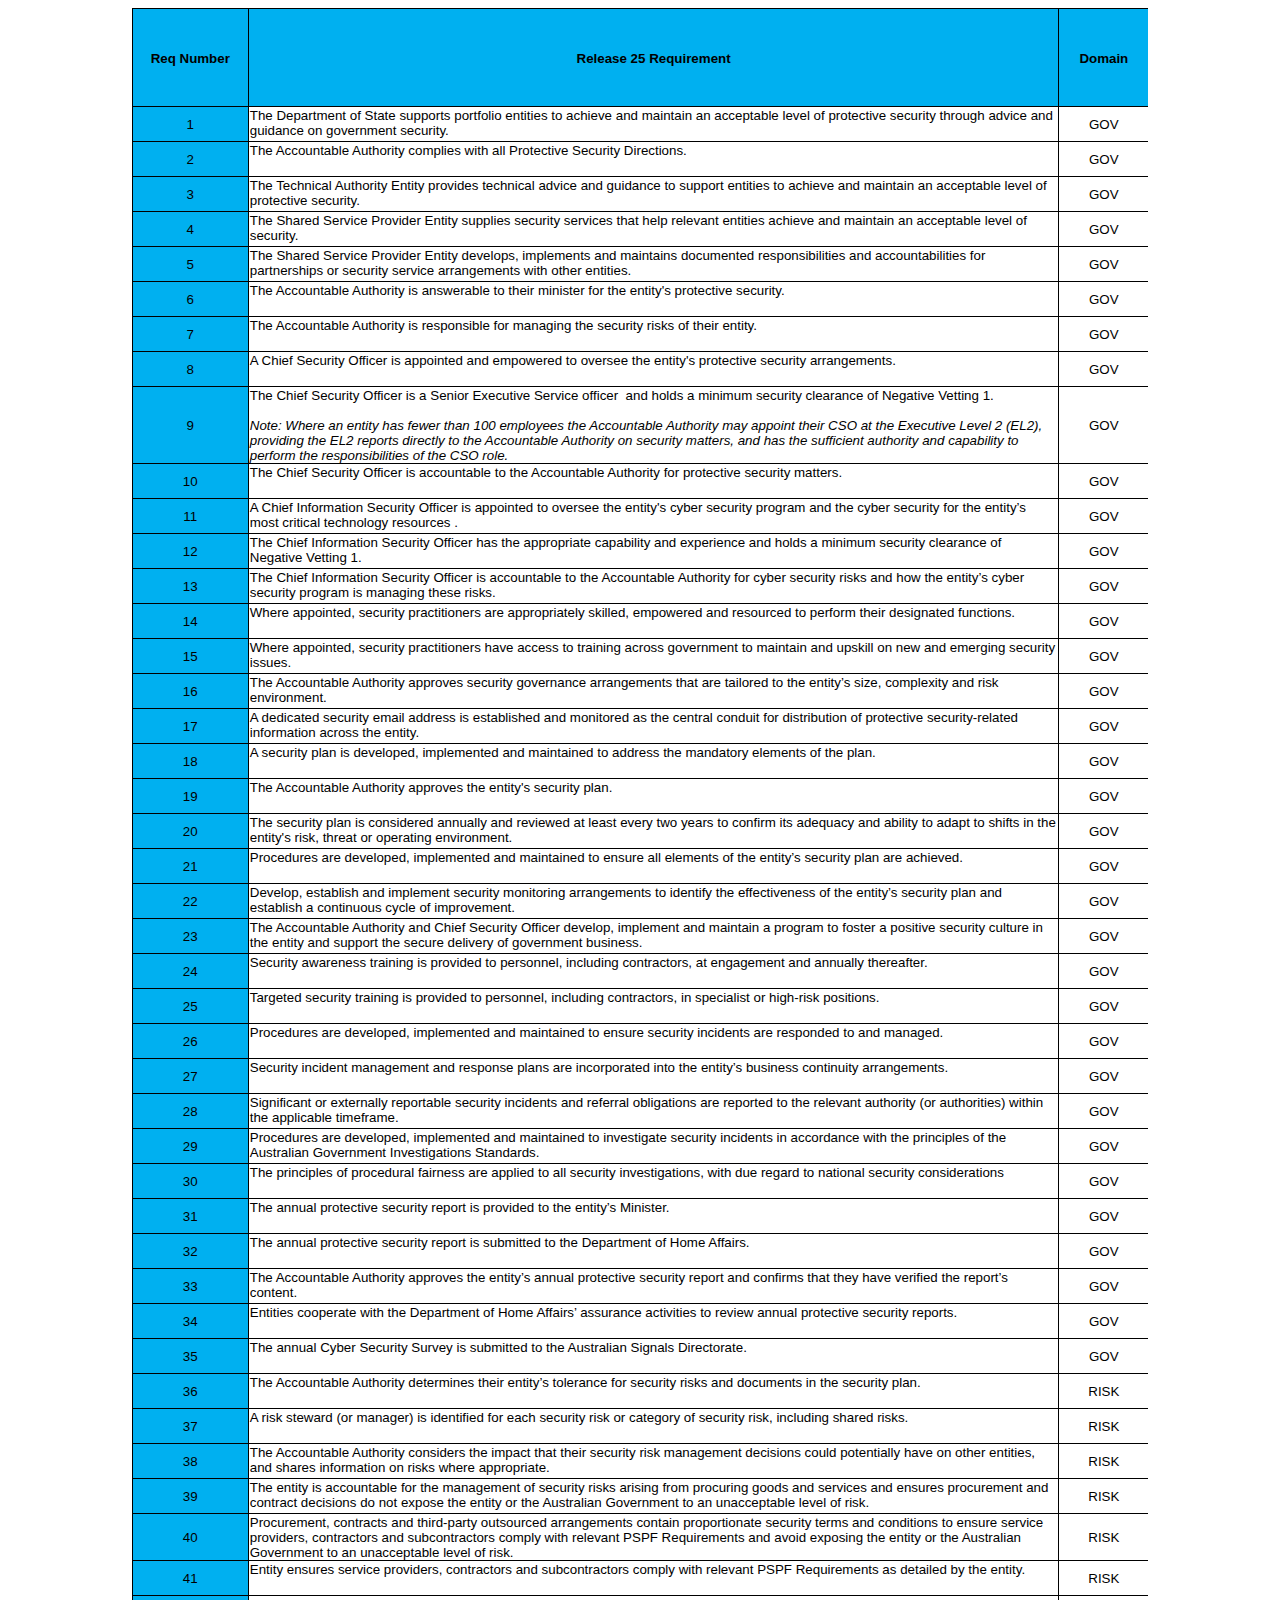
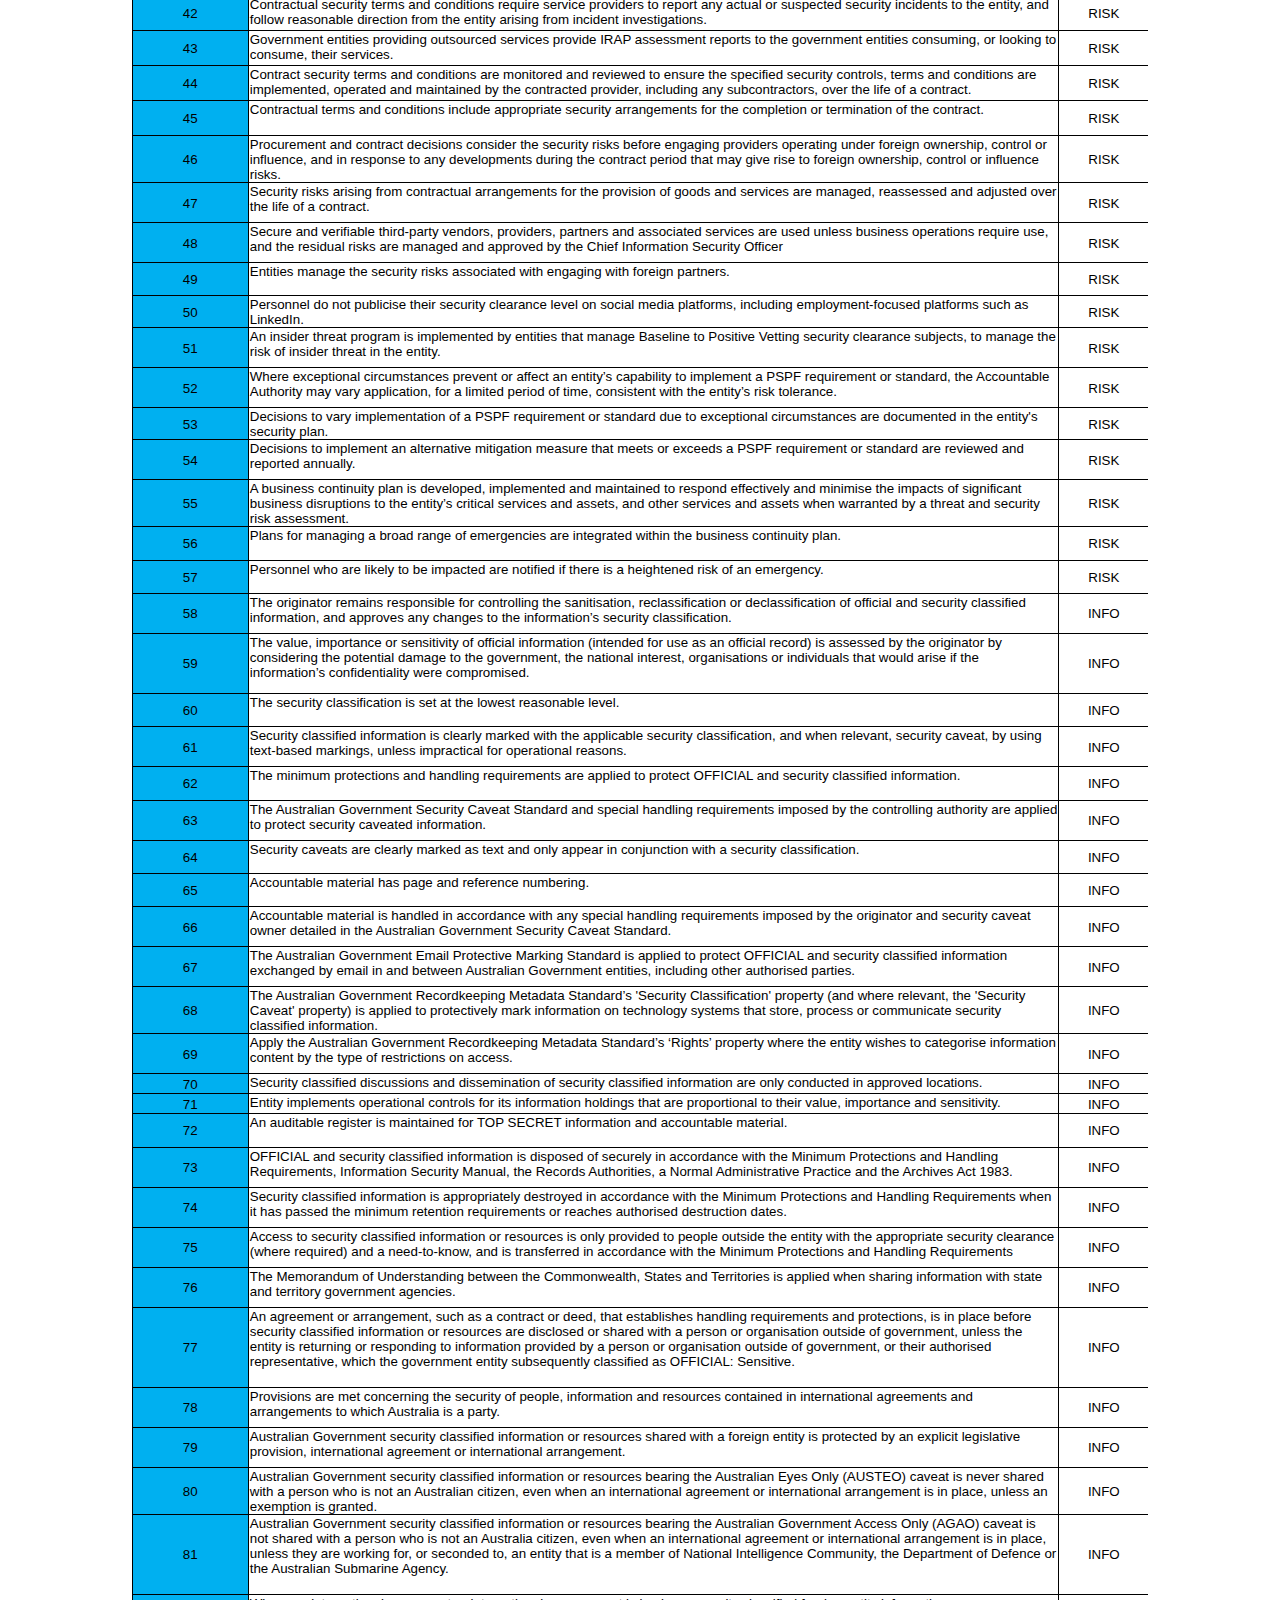
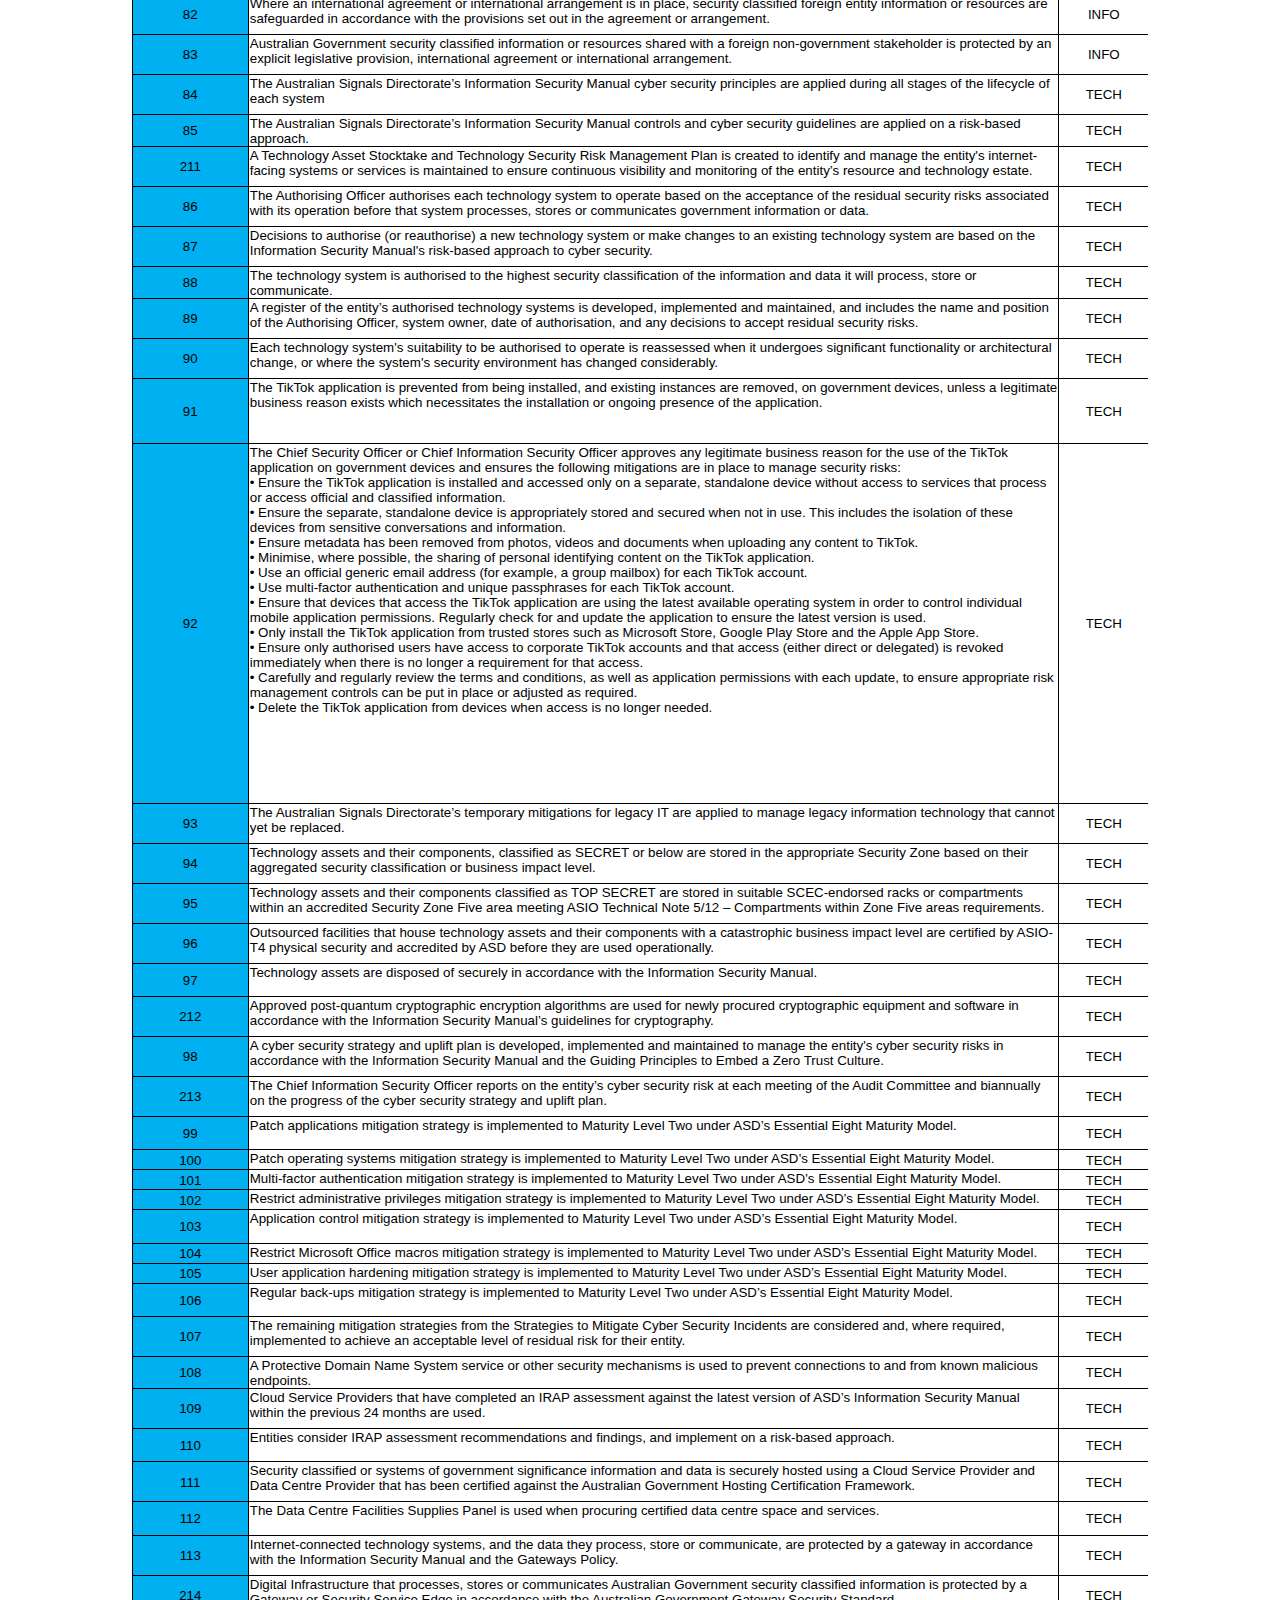
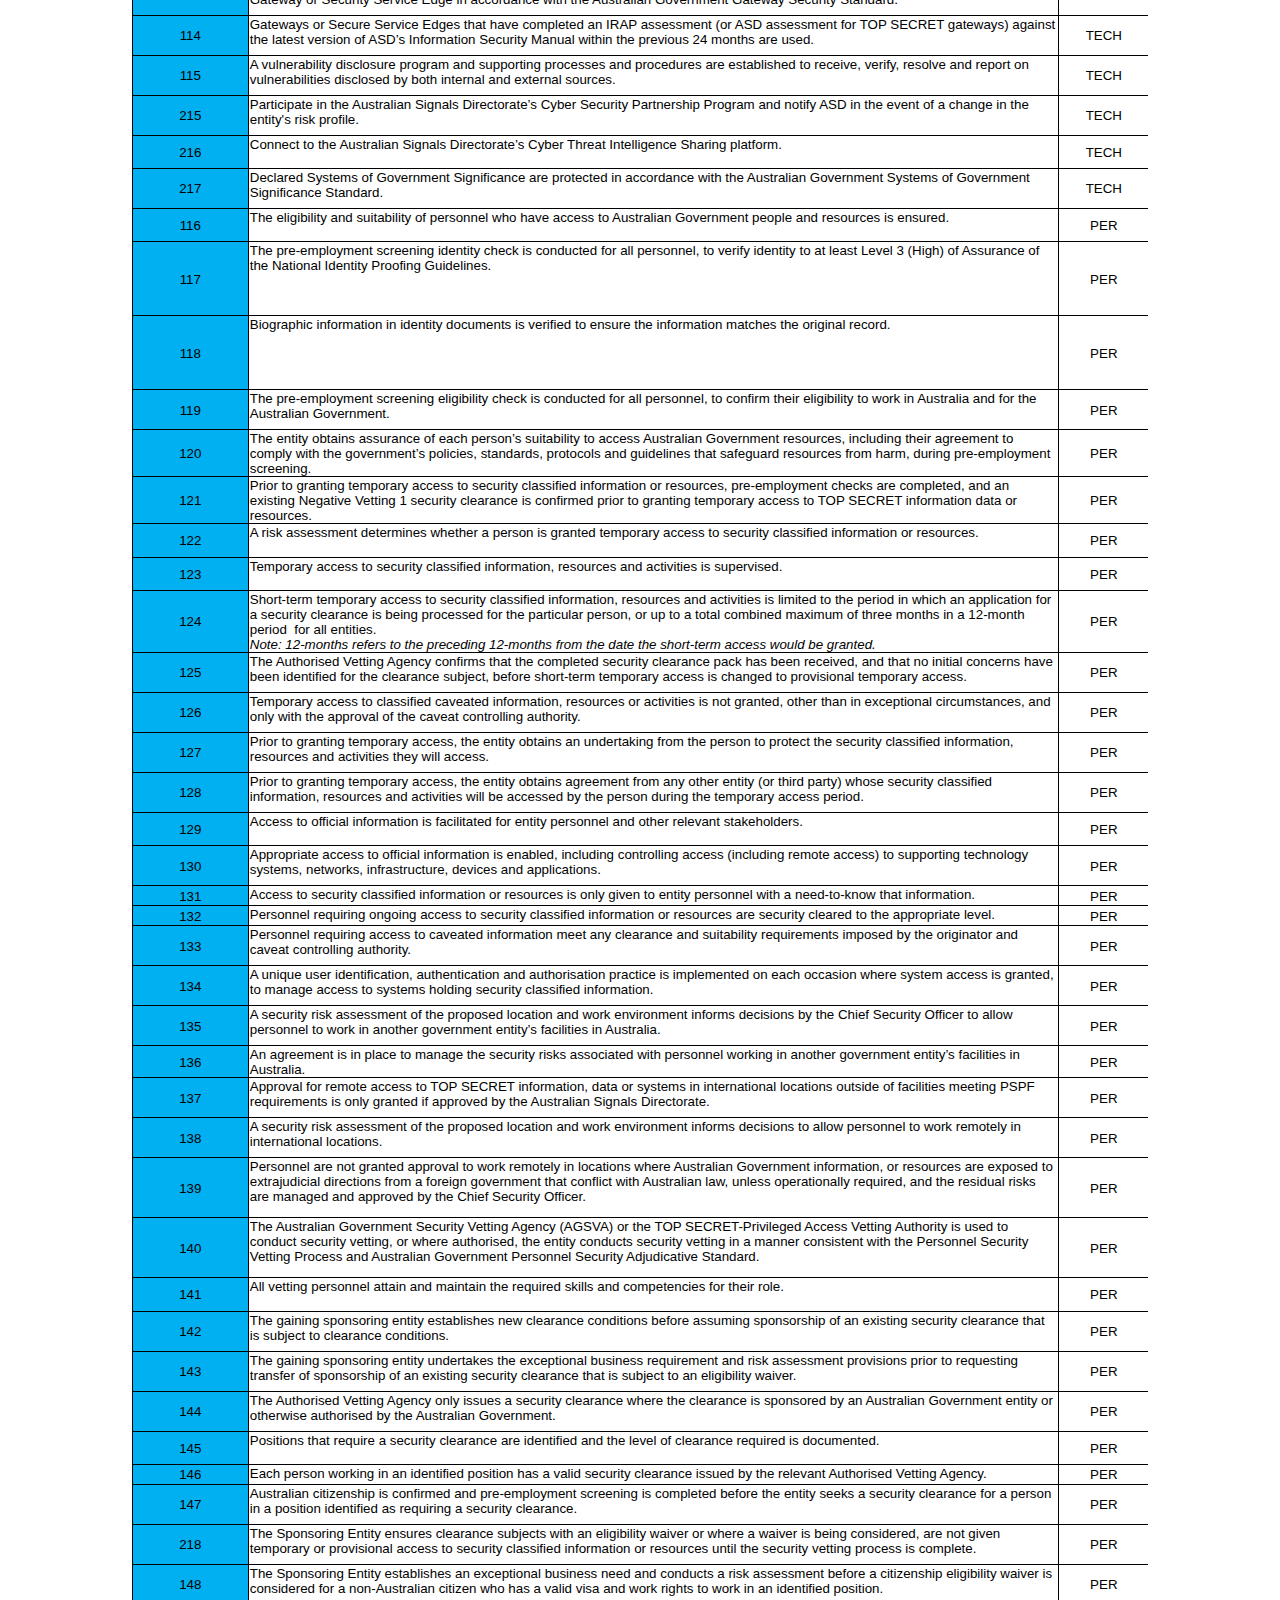
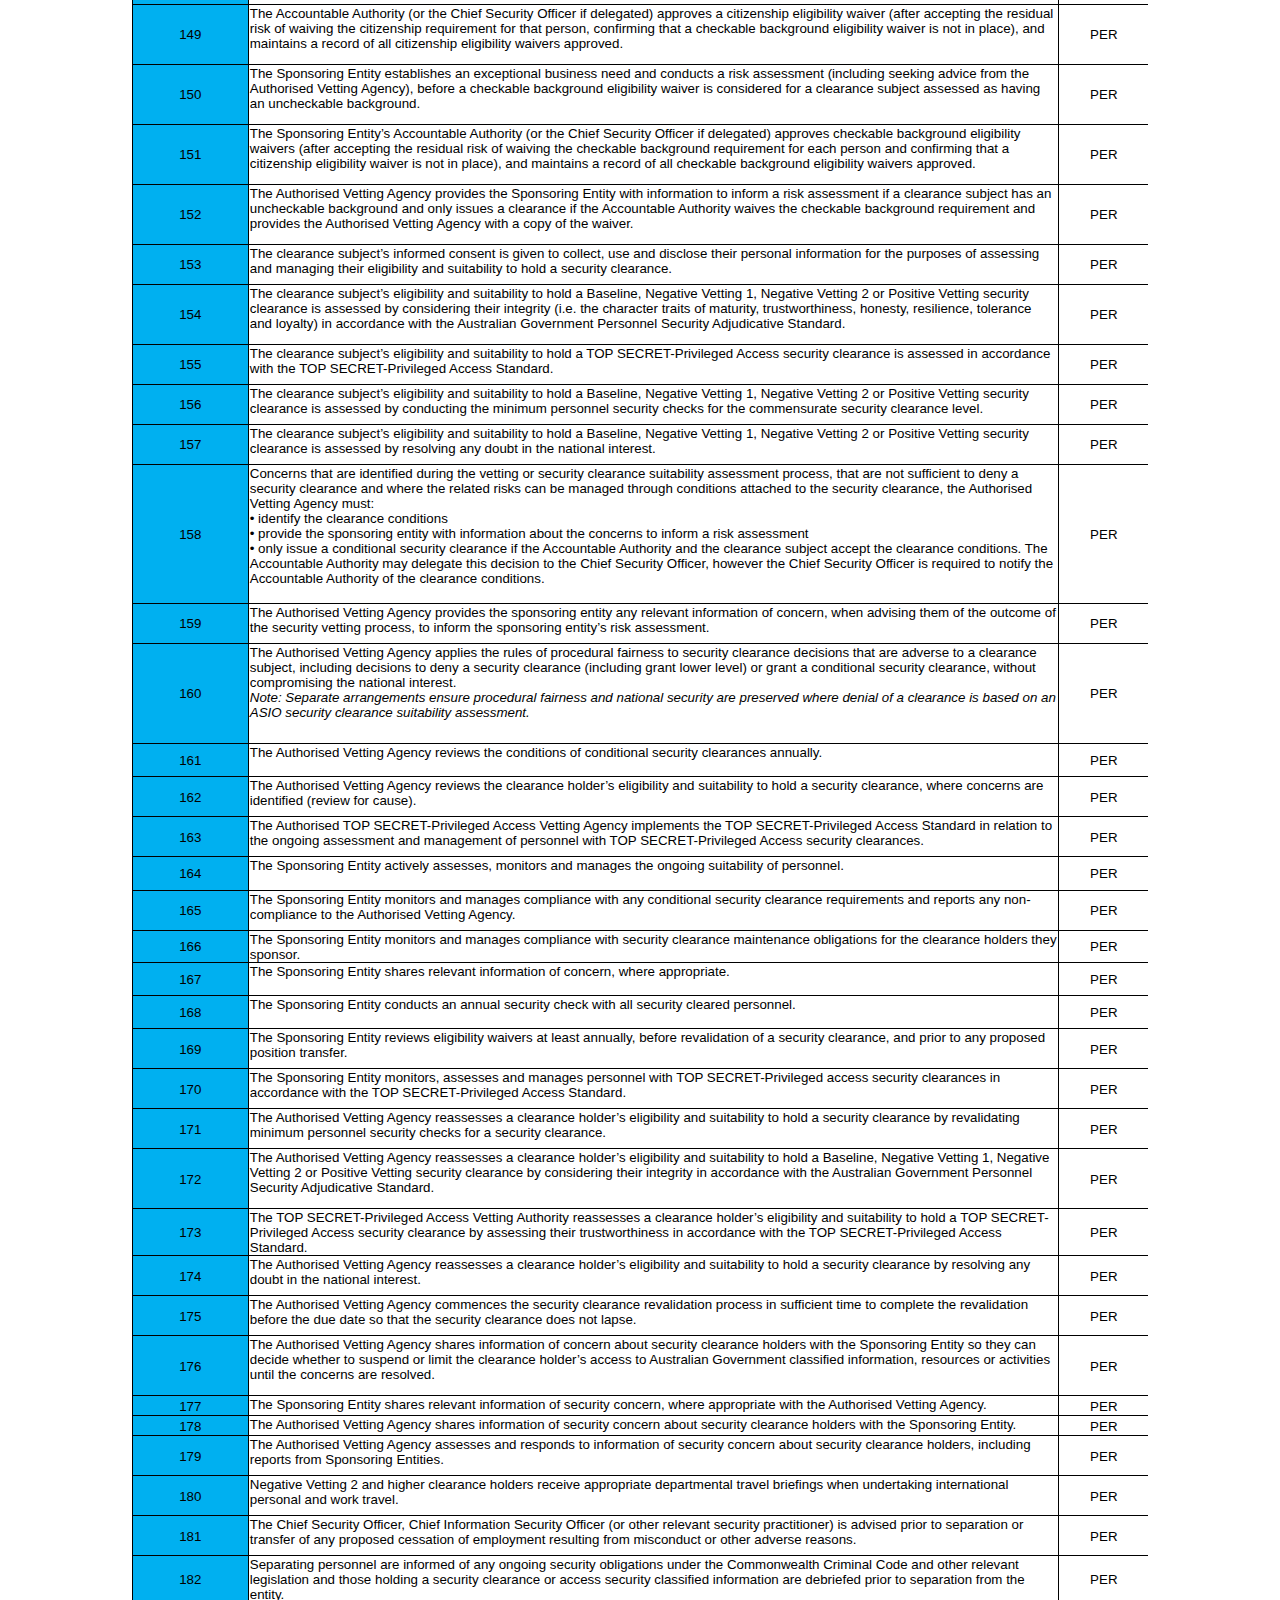
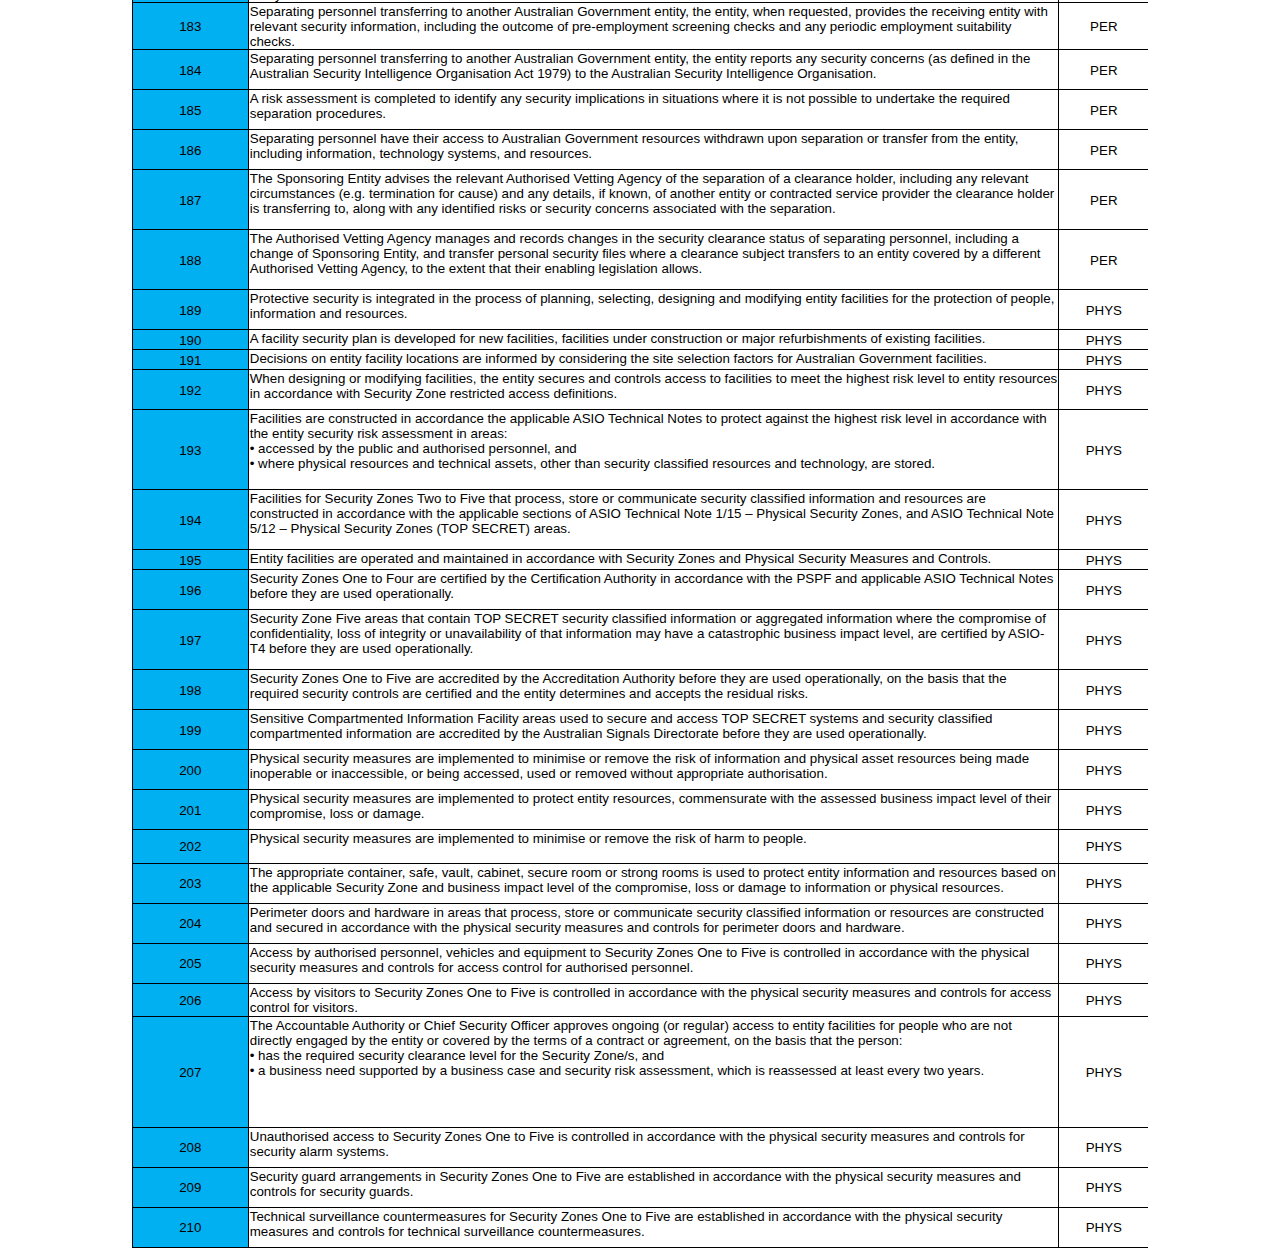
<file: archive/PSPF Release 2025.htm>
<html xmlns:o="urn:schemas-microsoft-com:office:office"
xmlns:x="urn:schemas-microsoft-com:office:excel"
xmlns="http://www.w3.org/TR/REC-html40">

<head>
<meta http-equiv=Content-Type content="text/html; charset=utf-8">
<meta name=ProgId content=Excel.Sheet>
<meta name=Generator content="Microsoft Excel 15">
<link rel=File-List href="PSPF%20Release%202025.fld/filelist.xml">
<style id="PSPF Release 2025_21527_Styles">
<!--table
	{mso-displayed-decimal-separator:"\.";
	mso-displayed-thousand-separator:"\,";}
@page
	{margin:.75in .7in .75in .7in;
	mso-header-margin:.3in;
	mso-footer-margin:.3in;}
.font5
	{color:black;
	font-size:10.0pt;
	font-weight:400;
	font-style:italic;
	text-decoration:none;
	font-family:Calibri, sans-serif;
	mso-font-charset:0;}
tr
	{mso-height-source:auto;}
col
	{mso-width-source:auto;}
br
	{mso-data-placement:same-cell;}
.style0
	{mso-number-format:General;
	text-align:general;
	vertical-align:bottom;
	white-space:nowrap;
	mso-rotate:0;
	mso-background-source:auto;
	mso-pattern:auto;
	color:black;
	font-size:11.0pt;
	font-weight:400;
	font-style:normal;
	text-decoration:none;
	font-family:Calibri, sans-serif;
	mso-font-charset:0;
	border:none;
	mso-protection:locked visible;
	mso-style-name:Normal;
	mso-style-id:0;}
td
	{mso-style-parent:style0;
	padding-top:1px;
	padding-right:1px;
	padding-left:1px;
	mso-ignore:padding;
	color:black;
	font-size:11.0pt;
	font-weight:400;
	font-style:normal;
	text-decoration:none;
	font-family:Calibri, sans-serif;
	mso-font-charset:0;
	mso-number-format:General;
	text-align:general;
	vertical-align:bottom;
	border:none;
	mso-background-source:auto;
	mso-pattern:auto;
	mso-protection:locked visible;
	white-space:nowrap;
	mso-rotate:0;}
.xl63
	{mso-style-parent:style0;
	font-size:10.0pt;
	text-align:left;
	vertical-align:middle;
	white-space:normal;}
.xl64
	{mso-style-parent:style0;
	font-size:10.0pt;
	text-align:center;
	vertical-align:middle;
	white-space:normal;}
.xl65
	{mso-style-parent:style0;
	font-size:10.0pt;
	text-align:left;
	vertical-align:top;
	white-space:normal;}
.xl66
	{mso-style-parent:style0;
	color:windowtext;
	font-size:10.0pt;
	font-weight:700;
	mso-number-format:"\@";
	text-align:center;
	vertical-align:middle;
	border-top:.5pt solid windowtext;
	border-right:none;
	border-bottom:none;
	border-left:.5pt solid windowtext;
	background:#00B0F0;
	mso-pattern:black none;
	white-space:normal;}
.xl67
	{mso-style-parent:style0;
	color:windowtext;
	font-size:10.0pt;
	mso-number-format:"\@";
	text-align:center;
	vertical-align:middle;
	border-top:.5pt solid windowtext;
	border-right:none;
	border-bottom:none;
	border-left:.5pt solid windowtext;
	background:#00B0F0;
	mso-pattern:black none;
	white-space:normal;}
.xl68
	{mso-style-parent:style0;
	font-size:10.0pt;
	text-align:left;
	vertical-align:top;
	border-top:.5pt solid windowtext;
	border-right:none;
	border-bottom:none;
	border-left:.5pt solid windowtext;
	background:white;
	mso-pattern:black none;
	white-space:normal;}
.xl69
	{mso-style-parent:style0;
	font-size:10.0pt;
	text-align:center;
	vertical-align:middle;
	border-top:.5pt solid windowtext;
	border-right:none;
	border-bottom:none;
	border-left:.5pt solid windowtext;
	background:white;
	mso-pattern:black none;
	white-space:normal;}
.xl70
	{mso-style-parent:style0;
	color:windowtext;
	font-size:10.0pt;
	text-align:center;
	vertical-align:middle;
	border-top:.5pt solid windowtext;
	border-right:none;
	border-bottom:none;
	border-left:.5pt solid windowtext;
	background:#00B0F0;
	mso-pattern:black none;
	white-space:normal;}
.xl71
	{mso-style-parent:style0;
	color:windowtext;
	font-size:10.0pt;
	text-align:center;
	vertical-align:middle;
	border-top:.5pt solid windowtext;
	border-right:none;
	border-bottom:.5pt solid windowtext;
	border-left:.5pt solid windowtext;
	background:#00B0F0;
	mso-pattern:black none;
	white-space:normal;}
.xl72
	{mso-style-parent:style0;
	font-size:10.0pt;
	text-align:left;
	vertical-align:top;
	border-top:.5pt solid windowtext;
	border-right:none;
	border-bottom:.5pt solid windowtext;
	border-left:.5pt solid windowtext;
	background:white;
	mso-pattern:black none;
	white-space:normal;}
.xl73
	{mso-style-parent:style0;
	font-size:10.0pt;
	text-align:center;
	vertical-align:middle;
	border-top:.5pt solid windowtext;
	border-right:none;
	border-bottom:.5pt solid windowtext;
	border-left:.5pt solid windowtext;
	background:white;
	mso-pattern:black none;
	white-space:normal;}
-->
</style>
</head>

<body link="#0563C1" vlink="#954F72" class=xl63>
<!--[if !excel]>&nbsp;&nbsp;<![endif]-->
<!--The following information was generated by Microsoft Excel's Publish as Web
Page wizard.-->
<!--If the same item is republished from Excel, all information between the DIV
tags will be replaced.-->
<!----------------------------->
<!--START OF OUTPUT FROM EXCEL PUBLISH AS WEB PAGE WIZARD -->
<!----------------------------->

<div id="PSPF Release 2025_21527" align=center x:publishsource="Excel">

<table border=0 cellpadding=0 cellspacing=0 width=1016 style='border-collapse:
 collapse;table-layout:fixed;width:762pt'>
 <col class=xl63 width=116 style='mso-width-source:userset;mso-width-alt:3712;
 width:87pt'>
 <col class=xl65 width=811 style='mso-width-source:userset;mso-width-alt:25941;
 width:608pt'>
 <col class=xl64 width=89 style='mso-width-source:userset;mso-width-alt:2858;
 width:67pt'>
 <tr height=97 style='mso-height-source:userset;height:73.5pt'>
  <td height=97 class=xl66 width=116 style='height:73.5pt;width:87pt'>Req
  Number</td>
  <td class=xl66 width=811 style='width:608pt'>Release 25 Requirement</td>
  <td class=xl66 width=89 style='width:67pt'>Domain</td>
 </tr>
 <tr height=35 style='mso-height-source:userset;height:26.25pt'>
  <td height=35 class=xl67 width=116 style='height:26.25pt;width:87pt'>1</td>
  <td class=xl68 width=811 style='width:608pt'>The Department of State supports
  portfolio entities to achieve and maintain an acceptable level of protective
  security through advice and guidance on government security.</td>
  <td class=xl69 width=89 style='width:67pt'>GOV</td>
 </tr>
 <tr height=35 style='mso-height-source:userset;height:26.25pt'>
  <td height=35 class=xl67 width=116 style='height:26.25pt;width:87pt'>2</td>
  <td class=xl68 width=811 style='width:608pt'>The Accountable Authority
  complies with all Protective Security Directions.</td>
  <td class=xl69 width=89 style='width:67pt'>GOV</td>
 </tr>
 <tr height=35 style='mso-height-source:userset;height:26.25pt'>
  <td height=35 class=xl67 width=116 style='height:26.25pt;width:87pt'>3</td>
  <td class=xl68 width=811 style='width:608pt'>The Technical Authority Entity
  provides technical advice and guidance to support entities to achieve and
  maintain an acceptable level of protective security.</td>
  <td class=xl69 width=89 style='width:67pt'>GOV</td>
 </tr>
 <tr height=35 style='mso-height-source:userset;height:26.25pt'>
  <td height=35 class=xl67 width=116 style='height:26.25pt;width:87pt'>4</td>
  <td class=xl68 width=811 style='width:608pt'>The Shared Service Provider
  Entity supplies security services that help relevant entities achieve and
  maintain an acceptable level of security.</td>
  <td class=xl69 width=89 style='width:67pt'>GOV</td>
 </tr>
 <tr height=35 style='mso-height-source:userset;height:26.25pt'>
  <td height=35 class=xl67 width=116 style='height:26.25pt;width:87pt'>5</td>
  <td class=xl68 width=811 style='width:608pt'>The Shared Service Provider
  Entity develops, implements and maintains documented responsibilities and
  accountabilities for partnerships or security service arrangements with other
  entities.</td>
  <td class=xl69 width=89 style='width:67pt'>GOV</td>
 </tr>
 <tr height=35 style='mso-height-source:userset;height:26.25pt'>
  <td height=35 class=xl67 width=116 style='height:26.25pt;width:87pt'>6</td>
  <td class=xl68 width=811 style='width:608pt'>The Accountable Authority is
  answerable to their minister for the entity's protective security.</td>
  <td class=xl69 width=89 style='width:67pt'>GOV</td>
 </tr>
 <tr height=35 style='mso-height-source:userset;height:26.25pt'>
  <td height=35 class=xl67 width=116 style='height:26.25pt;width:87pt'>7</td>
  <td class=xl68 width=811 style='width:608pt'>The Accountable Authority is
  responsible for managing the security risks of their entity.<span
  style='mso-spacerun:yes'>  </span></td>
  <td class=xl69 width=89 style='width:67pt'>GOV</td>
 </tr>
 <tr height=35 style='mso-height-source:userset;height:26.25pt'>
  <td height=35 class=xl67 width=116 style='height:26.25pt;width:87pt'>8</td>
  <td class=xl68 width=811 style='width:608pt'>A Chief Security Officer is
  appointed and empowered to oversee the entity's protective security
  arrangements.</td>
  <td class=xl69 width=89 style='width:67pt'>GOV</td>
 </tr>
 <tr height=35 style='mso-height-source:userset;height:26.25pt'>
  <td height=35 class=xl67 width=116 style='height:26.25pt;width:87pt'>9</td>
  <td class=xl68 width=811 style='width:608pt'>The Chief Security Officer is a
  Senior Executive Service officer<span style='mso-spacerun:yes'>  </span>and
  holds a minimum security clearance of Negative Vetting 1.<br>
    <br>
    <font class="font5">Note: Where an entity has fewer than 100 employees the
  Accountable Authority may appoint their CSO at the Executive Level 2 (EL2),
  providing the EL2 reports directly to the Accountable Authority on security
  matters, and has the sufficient authority and capability to perform the
  responsibilities of the CSO role.</font></td>
  <td class=xl69 width=89 style='width:67pt'>GOV</td>
 </tr>
 <tr height=35 style='mso-height-source:userset;height:26.25pt'>
  <td height=35 class=xl67 width=116 style='height:26.25pt;width:87pt'>10</td>
  <td class=xl68 width=811 style='width:608pt'>The Chief Security Officer is
  accountable to the Accountable Authority for protective security matters.</td>
  <td class=xl69 width=89 style='width:67pt'>GOV</td>
 </tr>
 <tr height=35 style='mso-height-source:userset;height:26.25pt'>
  <td height=35 class=xl70 width=116 style='height:26.25pt;width:87pt'>11</td>
  <td class=xl68 width=811 style='width:608pt'>A Chief Information Security
  Officer is appointed to oversee the entity's cyber security program and the
  cyber security for the entity’s most critical technology resources .</td>
  <td class=xl69 width=89 style='width:67pt'>GOV</td>
 </tr>
 <tr height=35 style='mso-height-source:userset;height:26.25pt'>
  <td height=35 class=xl70 width=116 style='height:26.25pt;width:87pt'>12</td>
  <td class=xl68 width=811 style='width:608pt'>The Chief Information Security
  Officer has the appropriate capability and experience and holds a minimum
  security clearance of Negative Vetting 1.</td>
  <td class=xl69 width=89 style='width:67pt'>GOV</td>
 </tr>
 <tr height=35 style='mso-height-source:userset;height:26.25pt'>
  <td height=35 class=xl70 width=116 style='height:26.25pt;width:87pt'>13</td>
  <td class=xl68 width=811 style='width:608pt'>The Chief Information Security
  Officer is accountable to the Accountable Authority for cyber security risks
  and how the entity’s cyber security program is managing these risks.</td>
  <td class=xl69 width=89 style='width:67pt'>GOV</td>
 </tr>
 <tr height=35 style='mso-height-source:userset;height:26.25pt'>
  <td height=35 class=xl70 width=116 style='height:26.25pt;width:87pt'>14</td>
  <td class=xl68 width=811 style='width:608pt'>Where appointed, security
  practitioners are appropriately skilled, empowered and resourced to perform
  their designated functions.</td>
  <td class=xl69 width=89 style='width:67pt'>GOV</td>
 </tr>
 <tr height=35 style='mso-height-source:userset;height:26.25pt'>
  <td height=35 class=xl70 width=116 style='height:26.25pt;width:87pt'>15</td>
  <td class=xl68 width=811 style='width:608pt'>Where appointed, security
  practitioners have access to training across government to maintain and
  upskill on new and emerging security issues.</td>
  <td class=xl69 width=89 style='width:67pt'>GOV</td>
 </tr>
 <tr height=35 style='mso-height-source:userset;height:26.25pt'>
  <td height=35 class=xl70 width=116 style='height:26.25pt;width:87pt'>16</td>
  <td class=xl68 width=811 style='width:608pt'>The Accountable Authority
  approves security governance arrangements that are tailored to the entity’s
  size, complexity and risk environment.</td>
  <td class=xl69 width=89 style='width:67pt'>GOV</td>
 </tr>
 <tr height=35 style='mso-height-source:userset;height:26.25pt'>
  <td height=35 class=xl70 width=116 style='height:26.25pt;width:87pt'>17</td>
  <td class=xl68 width=811 style='width:608pt'>A dedicated security email
  address is established and monitored as the central conduit for distribution
  of protective security-related information across the entity.</td>
  <td class=xl69 width=89 style='width:67pt'>GOV</td>
 </tr>
 <tr height=35 style='mso-height-source:userset;height:26.25pt'>
  <td height=35 class=xl70 width=116 style='height:26.25pt;width:87pt'>18</td>
  <td class=xl68 width=811 style='width:608pt'>A security plan is developed,
  implemented and maintained to address the mandatory elements of the plan.</td>
  <td class=xl69 width=89 style='width:67pt'>GOV</td>
 </tr>
 <tr height=35 style='mso-height-source:userset;height:26.25pt'>
  <td height=35 class=xl70 width=116 style='height:26.25pt;width:87pt'>19</td>
  <td class=xl68 width=811 style='width:608pt'>The Accountable Authority
  approves the entity's security plan.</td>
  <td class=xl69 width=89 style='width:67pt'>GOV</td>
 </tr>
 <tr height=35 style='mso-height-source:userset;height:26.25pt'>
  <td height=35 class=xl70 width=116 style='height:26.25pt;width:87pt'>20</td>
  <td class=xl68 width=811 style='width:608pt'>The security plan is considered
  annually and reviewed at least every two years to confirm its adequacy and
  ability to adapt to shifts in the entity's risk, threat or operating
  environment.</td>
  <td class=xl69 width=89 style='width:67pt'>GOV</td>
 </tr>
 <tr height=35 style='mso-height-source:userset;height:26.25pt'>
  <td height=35 class=xl70 width=116 style='height:26.25pt;width:87pt'>21</td>
  <td class=xl68 width=811 style='width:608pt'>Procedures are developed,
  implemented and maintained to ensure all elements of the entity’s security
  plan are achieved.</td>
  <td class=xl69 width=89 style='width:67pt'>GOV</td>
 </tr>
 <tr height=35 style='mso-height-source:userset;height:26.25pt'>
  <td height=35 class=xl70 width=116 style='height:26.25pt;width:87pt'>22</td>
  <td class=xl68 width=811 style='width:608pt'>Develop, establish and implement
  security monitoring arrangements to identify the effectiveness of the
  entity’s security plan and establish a continuous cycle of improvement.</td>
  <td class=xl69 width=89 style='width:67pt'>GOV</td>
 </tr>
 <tr height=35 style='mso-height-source:userset;height:26.25pt'>
  <td height=35 class=xl70 width=116 style='height:26.25pt;width:87pt'>23</td>
  <td class=xl68 width=811 style='width:608pt'>The Accountable Authority and
  Chief Security Officer develop, implement and maintain a program to foster a
  positive security culture in the entity and support the secure delivery of
  government business.</td>
  <td class=xl69 width=89 style='width:67pt'>GOV</td>
 </tr>
 <tr height=35 style='mso-height-source:userset;height:26.25pt'>
  <td height=35 class=xl70 width=116 style='height:26.25pt;width:87pt'>24</td>
  <td class=xl68 width=811 style='width:608pt'>Security awareness training is
  provided to personnel, including contractors, at engagement and annually
  thereafter.</td>
  <td class=xl69 width=89 style='width:67pt'>GOV</td>
 </tr>
 <tr height=35 style='mso-height-source:userset;height:26.25pt'>
  <td height=35 class=xl70 width=116 style='height:26.25pt;width:87pt'>25</td>
  <td class=xl68 width=811 style='width:608pt'>Targeted security training is
  provided to personnel, including contractors, in specialist or high-risk
  positions.</td>
  <td class=xl69 width=89 style='width:67pt'>GOV</td>
 </tr>
 <tr height=35 style='mso-height-source:userset;height:26.25pt'>
  <td height=35 class=xl70 width=116 style='height:26.25pt;width:87pt'>26</td>
  <td class=xl68 width=811 style='width:608pt'>Procedures are developed,
  implemented and maintained to ensure security incidents are responded to and
  managed.</td>
  <td class=xl69 width=89 style='width:67pt'>GOV</td>
 </tr>
 <tr height=35 style='mso-height-source:userset;height:26.25pt'>
  <td height=35 class=xl70 width=116 style='height:26.25pt;width:87pt'>27</td>
  <td class=xl68 width=811 style='width:608pt'>Security incident management and
  response plans are incorporated into the entity’s business continuity
  arrangements.</td>
  <td class=xl69 width=89 style='width:67pt'>GOV</td>
 </tr>
 <tr height=35 style='mso-height-source:userset;height:26.25pt'>
  <td height=35 class=xl70 width=116 style='height:26.25pt;width:87pt'>28</td>
  <td class=xl68 width=811 style='width:608pt'>Significant or externally
  reportable security incidents and referral obligations are reported to the
  relevant authority (or authorities) within the applicable timeframe.</td>
  <td class=xl69 width=89 style='width:67pt'>GOV</td>
 </tr>
 <tr height=35 style='mso-height-source:userset;height:26.25pt'>
  <td height=35 class=xl70 width=116 style='height:26.25pt;width:87pt'>29</td>
  <td class=xl68 width=811 style='width:608pt'>Procedures are developed,
  implemented and maintained to investigate security incidents in accordance
  with the principles of the Australian Government Investigations Standards.</td>
  <td class=xl69 width=89 style='width:67pt'>GOV</td>
 </tr>
 <tr height=35 style='mso-height-source:userset;height:26.25pt'>
  <td height=35 class=xl70 width=116 style='height:26.25pt;width:87pt'>30</td>
  <td class=xl68 width=811 style='width:608pt'>The principles of procedural
  fairness are applied to all security investigations, with due regard to
  national security considerations</td>
  <td class=xl69 width=89 style='width:67pt'>GOV</td>
 </tr>
 <tr height=35 style='mso-height-source:userset;height:26.25pt'>
  <td height=35 class=xl70 width=116 style='height:26.25pt;width:87pt'>31</td>
  <td class=xl68 width=811 style='width:608pt'>The annual protective security
  report is provided to the entity’s Minister.</td>
  <td class=xl69 width=89 style='width:67pt'>GOV</td>
 </tr>
 <tr height=35 style='mso-height-source:userset;height:26.25pt'>
  <td height=35 class=xl70 width=116 style='height:26.25pt;width:87pt'>32</td>
  <td class=xl68 width=811 style='width:608pt'>The annual protective security
  report is submitted to the Department of Home Affairs.</td>
  <td class=xl69 width=89 style='width:67pt'>GOV</td>
 </tr>
 <tr height=35 style='mso-height-source:userset;height:26.25pt'>
  <td height=35 class=xl70 width=116 style='height:26.25pt;width:87pt'>33</td>
  <td class=xl68 width=811 style='width:608pt'>The Accountable Authority
  approves the entity’s annual protective security report and confirms that
  they have verified the report’s content.</td>
  <td class=xl69 width=89 style='width:67pt'>GOV</td>
 </tr>
 <tr height=35 style='mso-height-source:userset;height:26.25pt'>
  <td height=35 class=xl70 width=116 style='height:26.25pt;width:87pt'>34</td>
  <td class=xl68 width=811 style='width:608pt'>Entities cooperate with the
  Department of Home Affairs’ assurance activities to review annual protective
  security reports.</td>
  <td class=xl69 width=89 style='width:67pt'>GOV</td>
 </tr>
 <tr height=35 style='mso-height-source:userset;height:26.25pt'>
  <td height=35 class=xl70 width=116 style='height:26.25pt;width:87pt'>35</td>
  <td class=xl68 width=811 style='width:608pt'>The annual Cyber Security Survey
  is submitted to the Australian Signals Directorate.</td>
  <td class=xl69 width=89 style='width:67pt'>GOV</td>
 </tr>
 <tr height=35 style='mso-height-source:userset;height:26.25pt'>
  <td height=35 class=xl70 width=116 style='height:26.25pt;width:87pt'>36</td>
  <td class=xl68 width=811 style='width:608pt'>The Accountable Authority
  determines their entity’s tolerance for security risks and documents in the
  security plan.</td>
  <td class=xl69 width=89 style='width:67pt'>RISK</td>
 </tr>
 <tr height=35 style='mso-height-source:userset;height:26.25pt'>
  <td height=35 class=xl70 width=116 style='height:26.25pt;width:87pt'>37</td>
  <td class=xl68 width=811 style='width:608pt'>A risk steward (or manager) is
  identified for each security risk or category of security risk, including
  shared risks.</td>
  <td class=xl69 width=89 style='width:67pt'>RISK</td>
 </tr>
 <tr height=35 style='mso-height-source:userset;height:26.25pt'>
  <td height=35 class=xl70 width=116 style='height:26.25pt;width:87pt'>38</td>
  <td class=xl68 width=811 style='width:608pt'>The Accountable Authority
  considers the impact that their security risk management decisions could
  potentially have on other entities, and shares information on risks where
  appropriate.</td>
  <td class=xl69 width=89 style='width:67pt'>RISK</td>
 </tr>
 <tr height=35 style='mso-height-source:userset;height:26.25pt'>
  <td height=35 class=xl70 width=116 style='height:26.25pt;width:87pt'>39</td>
  <td class=xl68 width=811 style='width:608pt'>The entity is accountable for
  the management of security risks arising from procuring goods and services
  and ensures procurement and contract decisions do not expose the entity or
  the Australian Government to an unacceptable level of risk.</td>
  <td class=xl69 width=89 style='width:67pt'>RISK</td>
 </tr>
 <tr height=35 style='mso-height-source:userset;height:26.25pt'>
  <td height=35 class=xl70 width=116 style='height:26.25pt;width:87pt'>40</td>
  <td class=xl68 width=811 style='width:608pt'>Procurement, contracts and
  third-party outsourced arrangements contain proportionate security terms and
  conditions to ensure service providers, contractors and subcontractors comply
  with relevant PSPF Requirements and avoid exposing the entity or the Australian
  Government to an unacceptable level of risk.</td>
  <td class=xl69 width=89 style='width:67pt'>RISK</td>
 </tr>
 <tr height=35 style='mso-height-source:userset;height:26.25pt'>
  <td height=35 class=xl70 width=116 style='height:26.25pt;width:87pt'>41</td>
  <td class=xl68 width=811 style='width:608pt'>Entity ensures service
  providers, contractors and subcontractors comply with relevant PSPF
  Requirements as detailed by the entity.</td>
  <td class=xl69 width=89 style='width:67pt'>RISK</td>
 </tr>
 <tr height=35 style='mso-height-source:userset;height:26.25pt'>
  <td height=35 class=xl70 width=116 style='height:26.25pt;width:87pt'>42</td>
  <td class=xl68 width=811 style='width:608pt'>Contractual security terms and
  conditions require service providers to report any actual or suspected
  security incidents to the entity, and follow reasonable direction from the
  entity arising from incident investigations.</td>
  <td class=xl69 width=89 style='width:67pt'>RISK</td>
 </tr>
 <tr height=35 style='mso-height-source:userset;height:26.25pt'>
  <td height=35 class=xl70 width=116 style='height:26.25pt;width:87pt'>43</td>
  <td class=xl68 width=811 style='width:608pt'>Government entities providing
  outsourced services provide IRAP assessment reports to the government
  entities consuming, or looking to consume, their services.</td>
  <td class=xl69 width=89 style='width:67pt'>RISK</td>
 </tr>
 <tr height=35 style='mso-height-source:userset;height:26.25pt'>
  <td height=35 class=xl70 width=116 style='height:26.25pt;width:87pt'>44</td>
  <td class=xl68 width=811 style='width:608pt'>Contract security terms and
  conditions are monitored and reviewed to ensure the specified security
  controls, terms and conditions are implemented, operated and maintained by
  the contracted provider, including any subcontractors, over the life of a
  contract.</td>
  <td class=xl69 width=89 style='width:67pt'>RISK</td>
 </tr>
 <tr height=35 style='mso-height-source:userset;height:26.25pt'>
  <td height=35 class=xl70 width=116 style='height:26.25pt;width:87pt'>45</td>
  <td class=xl68 width=811 style='width:608pt'>Contractual terms and conditions
  include appropriate security arrangements for the completion or termination
  of the contract.</td>
  <td class=xl69 width=89 style='width:67pt'>RISK</td>
 </tr>
 <tr height=40 style='height:30.0pt'>
  <td height=40 class=xl70 width=116 style='height:30.0pt;width:87pt'>46</td>
  <td class=xl68 width=811 style='width:608pt'>Procurement and contract
  decisions consider the security risks before engaging providers operating
  under foreign ownership, control or influence, and in response to any
  developments during the contract period that may give rise to foreign
  ownership, control or influence risks.</td>
  <td class=xl69 width=89 style='width:67pt'>RISK</td>
 </tr>
 <tr height=40 style='height:30.0pt'>
  <td height=40 class=xl70 width=116 style='height:30.0pt;width:87pt'>47</td>
  <td class=xl68 width=811 style='width:608pt'>Security risks arising from
  contractual arrangements for the provision of goods and services are managed,
  reassessed and adjusted over the life of a contract.</td>
  <td class=xl69 width=89 style='width:67pt'>RISK</td>
 </tr>
 <tr height=40 style='height:30.0pt'>
  <td height=40 class=xl70 width=116 style='height:30.0pt;width:87pt'>48</td>
  <td class=xl68 width=811 style='width:608pt'>Secure and verifiable
  third-party vendors, providers, partners and associated services are used
  unless business operations require use, and the residual risks are managed
  and approved by the Chief Information Security Officer</td>
  <td class=xl69 width=89 style='width:67pt'>RISK</td>
 </tr>
 <tr height=33 style='mso-height-source:userset;height:25.0pt'>
  <td height=33 class=xl70 width=116 style='height:25.0pt;width:87pt'>49</td>
  <td class=xl68 width=811 style='width:608pt'>Entities manage the security
  risks associated with engaging with foreign partners.</td>
  <td class=xl69 width=89 style='width:67pt'>RISK</td>
 </tr>
 <tr height=20 style='height:15.0pt'>
  <td height=20 class=xl70 width=116 style='height:15.0pt;width:87pt'>50</td>
  <td class=xl68 width=811 style='width:608pt'>Personnel do not publicise their
  security clearance level on social media platforms, including
  employment-focused platforms such as LinkedIn.</td>
  <td class=xl69 width=89 style='width:67pt'>RISK</td>
 </tr>
 <tr height=40 style='height:30.0pt'>
  <td height=40 class=xl70 width=116 style='height:30.0pt;width:87pt'>51</td>
  <td class=xl68 width=811 style='width:608pt'>An insider threat program is
  implemented by entities that manage Baseline to Positive Vetting security
  clearance subjects, to manage the risk of insider threat in the entity.</td>
  <td class=xl69 width=89 style='width:67pt'>RISK</td>
 </tr>
 <tr height=40 style='height:30.0pt'>
  <td height=40 class=xl70 width=116 style='height:30.0pt;width:87pt'>52</td>
  <td class=xl68 width=811 style='width:608pt'>Where exceptional circumstances
  prevent or affect an entity’s capability to implement a PSPF requirement or
  standard, the Accountable Authority may vary application, for a limited
  period of time, consistent with the entity’s risk tolerance.</td>
  <td class=xl69 width=89 style='width:67pt'>RISK</td>
 </tr>
 <tr height=20 style='height:15.0pt'>
  <td height=20 class=xl70 width=116 style='height:15.0pt;width:87pt'>53</td>
  <td class=xl68 width=811 style='width:608pt'>Decisions to vary implementation
  of a PSPF requirement or standard due to exceptional circumstances are
  documented in the entity's security plan.</td>
  <td class=xl69 width=89 style='width:67pt'>RISK</td>
 </tr>
 <tr height=40 style='height:30.0pt'>
  <td height=40 class=xl70 width=116 style='height:30.0pt;width:87pt'>54</td>
  <td class=xl68 width=811 style='width:608pt'>Decisions to implement an
  alternative mitigation measure that meets or exceeds a PSPF requirement or
  standard are reviewed and reported annually.</td>
  <td class=xl69 width=89 style='width:67pt'>RISK</td>
 </tr>
 <tr height=40 style='height:30.0pt'>
  <td height=40 class=xl70 width=116 style='height:30.0pt;width:87pt'>55</td>
  <td class=xl68 width=811 style='width:608pt'>A business continuity plan is
  developed, implemented and maintained to respond effectively and minimise the
  impacts of significant business disruptions to the entity’s critical services
  and assets, and other services and assets when warranted by a threat and
  security risk assessment.</td>
  <td class=xl69 width=89 style='width:67pt'>RISK</td>
 </tr>
 <tr height=33 style='mso-height-source:userset;height:25.0pt'>
  <td height=33 class=xl70 width=116 style='height:25.0pt;width:87pt'>56</td>
  <td class=xl68 width=811 style='width:608pt'>Plans for managing a broad range
  of emergencies are integrated within the business continuity plan.</td>
  <td class=xl69 width=89 style='width:67pt'>RISK</td>
 </tr>
 <tr height=33 style='mso-height-source:userset;height:25.0pt'>
  <td height=33 class=xl70 width=116 style='height:25.0pt;width:87pt'>57</td>
  <td class=xl68 width=811 style='width:608pt'>Personnel who are likely to be
  impacted are notified if there is a heightened risk of an emergency.</td>
  <td class=xl69 width=89 style='width:67pt'>RISK</td>
 </tr>
 <tr height=40 style='height:30.0pt'>
  <td height=40 class=xl70 width=116 style='height:30.0pt;width:87pt'>58</td>
  <td class=xl68 width=811 style='width:608pt'>The originator remains
  responsible for controlling the sanitisation, reclassification or
  declassification of official and security classified information, and
  approves any changes to the information’s security classification.</td>
  <td class=xl69 width=89 style='width:67pt'>INFO</td>
 </tr>
 <tr height=60 style='height:45.0pt'>
  <td height=60 class=xl70 width=116 style='height:45.0pt;width:87pt'>59</td>
  <td class=xl68 width=811 style='width:608pt'>The value, importance or
  sensitivity of official information (intended for use as an official record)
  is assessed by the originator by considering the potential damage to the
  government, the national interest, organisations or individuals that would
  arise if the information’s confidentiality were compromised.</td>
  <td class=xl69 width=89 style='width:67pt'>INFO</td>
 </tr>
 <tr height=33 style='mso-height-source:userset;height:25.0pt'>
  <td height=33 class=xl70 width=116 style='height:25.0pt;width:87pt'>60</td>
  <td class=xl68 width=811 style='width:608pt'>The security classification is
  set at the lowest reasonable level.</td>
  <td class=xl69 width=89 style='width:67pt'>INFO</td>
 </tr>
 <tr height=40 style='height:30.0pt'>
  <td height=40 class=xl70 width=116 style='height:30.0pt;width:87pt'>61</td>
  <td class=xl68 width=811 style='width:608pt'>Security classified information
  is clearly marked with the applicable security classification, and when
  relevant, security caveat, by using text-based markings, unless impractical
  for operational reasons.</td>
  <td class=xl69 width=89 style='width:67pt'>INFO</td>
 </tr>
 <tr height=33 style='mso-height-source:userset;height:25.0pt'>
  <td height=33 class=xl70 width=116 style='height:25.0pt;width:87pt'>62</td>
  <td class=xl68 width=811 style='width:608pt'>The minimum protections and
  handling requirements are applied to protect OFFICIAL and security classified
  information.</td>
  <td class=xl69 width=89 style='width:67pt'>INFO</td>
 </tr>
 <tr height=40 style='height:30.0pt'>
  <td height=40 class=xl70 width=116 style='height:30.0pt;width:87pt'>63</td>
  <td class=xl68 width=811 style='width:608pt'>The Australian Government
  Security Caveat Standard and special handling requirements imposed by the
  controlling authority are applied to protect security caveated information.</td>
  <td class=xl69 width=89 style='width:67pt'>INFO</td>
 </tr>
 <tr height=33 style='mso-height-source:userset;height:25.0pt'>
  <td height=33 class=xl70 width=116 style='height:25.0pt;width:87pt'>64</td>
  <td class=xl68 width=811 style='width:608pt'>Security caveats are clearly
  marked as text and only appear in conjunction with a security classification.</td>
  <td class=xl69 width=89 style='width:67pt'>INFO</td>
 </tr>
 <tr height=33 style='mso-height-source:userset;height:25.0pt'>
  <td height=33 class=xl70 width=116 style='height:25.0pt;width:87pt'>65</td>
  <td class=xl68 width=811 style='width:608pt'>Accountable material has page
  and reference numbering.</td>
  <td class=xl69 width=89 style='width:67pt'>INFO</td>
 </tr>
 <tr height=40 style='height:30.0pt'>
  <td height=40 class=xl70 width=116 style='height:30.0pt;width:87pt'>66</td>
  <td class=xl68 width=811 style='width:608pt'>Accountable material is handled
  in accordance with any special handling requirements imposed by the
  originator and security caveat owner detailed in the Australian Government
  Security Caveat Standard.</td>
  <td class=xl69 width=89 style='width:67pt'>INFO</td>
 </tr>
 <tr height=40 style='height:30.0pt'>
  <td height=40 class=xl70 width=116 style='height:30.0pt;width:87pt'>67</td>
  <td class=xl68 width=811 style='width:608pt'>The Australian Government Email
  Protective Marking Standard is applied to protect OFFICIAL and security
  classified information exchanged by email in and between Australian
  Government entities, including other authorised parties.</td>
  <td class=xl69 width=89 style='width:67pt'>INFO</td>
 </tr>
 <tr height=40 style='height:30.0pt'>
  <td height=40 class=xl70 width=116 style='height:30.0pt;width:87pt'>68</td>
  <td class=xl68 width=811 style='width:608pt'>The Australian Government
  Recordkeeping Metadata Standard’s 'Security Classification' property (and
  where relevant, the 'Security Caveat' property) is applied to protectively
  mark information on technology systems that store, process or communicate
  security classified information.</td>
  <td class=xl69 width=89 style='width:67pt'>INFO</td>
 </tr>
 <tr height=40 style='height:30.0pt'>
  <td height=40 class=xl70 width=116 style='height:30.0pt;width:87pt'>69</td>
  <td class=xl68 width=811 style='width:608pt'>Apply the Australian Government
  Recordkeeping Metadata Standard’s ‘Rights’ property where the entity wishes
  to categorise information content by the type of restrictions on access.</td>
  <td class=xl69 width=89 style='width:67pt'>INFO</td>
 </tr>
 <tr height=20 style='height:15.0pt'>
  <td height=20 class=xl70 width=116 style='height:15.0pt;width:87pt'>70</td>
  <td class=xl68 width=811 style='width:608pt'>Security classified discussions
  and dissemination of security classified information are only conducted in
  approved locations.</td>
  <td class=xl69 width=89 style='width:67pt'>INFO</td>
 </tr>
 <tr height=20 style='height:15.0pt'>
  <td height=20 class=xl70 width=116 style='height:15.0pt;width:87pt'>71</td>
  <td class=xl68 width=811 style='width:608pt'>Entity implements operational
  controls for its information holdings that are proportional to their value,
  importance and sensitivity.</td>
  <td class=xl69 width=89 style='width:67pt'>INFO</td>
 </tr>
 <tr height=33 style='mso-height-source:userset;height:25.0pt'>
  <td height=33 class=xl70 width=116 style='height:25.0pt;width:87pt'>72</td>
  <td class=xl68 width=811 style='width:608pt'>An auditable register is
  maintained for TOP SECRET information and accountable material.</td>
  <td class=xl69 width=89 style='width:67pt'>INFO</td>
 </tr>
 <tr height=40 style='height:30.0pt'>
  <td height=40 class=xl70 width=116 style='height:30.0pt;width:87pt'>73</td>
  <td class=xl68 width=811 style='width:608pt'>OFFICIAL and security classified
  information is disposed of securely in accordance with the Minimum
  Protections and Handling Requirements, Information Security Manual, the
  Records Authorities, a Normal Administrative Practice and the Archives Act
  1983.</td>
  <td class=xl69 width=89 style='width:67pt'>INFO</td>
 </tr>
 <tr height=40 style='height:30.0pt'>
  <td height=40 class=xl70 width=116 style='height:30.0pt;width:87pt'>74</td>
  <td class=xl68 width=811 style='width:608pt'>Security classified information
  is appropriately destroyed in accordance with the Minimum Protections and
  Handling Requirements when it has passed the minimum retention requirements
  or reaches authorised destruction dates.</td>
  <td class=xl69 width=89 style='width:67pt'>INFO</td>
 </tr>
 <tr height=40 style='height:30.0pt'>
  <td height=40 class=xl70 width=116 style='height:30.0pt;width:87pt'>75</td>
  <td class=xl68 width=811 style='width:608pt'>Access to security classified
  information or resources is only provided to people outside the entity with
  the appropriate security clearance (where required) and a need-to-know, and
  is transferred in accordance with the Minimum Protections and Handling Requirements</td>
  <td class=xl69 width=89 style='width:67pt'>INFO</td>
 </tr>
 <tr height=40 style='height:30.0pt'>
  <td height=40 class=xl70 width=116 style='height:30.0pt;width:87pt'>76</td>
  <td class=xl68 width=811 style='width:608pt'>The Memorandum of Understanding
  between the Commonwealth, States and Territories is applied when sharing
  information with state and territory government agencies.</td>
  <td class=xl69 width=89 style='width:67pt'>INFO</td>
 </tr>
 <tr height=80 style='height:60.0pt'>
  <td height=80 class=xl70 width=116 style='height:60.0pt;width:87pt'>77</td>
  <td class=xl68 width=811 style='width:608pt'>An agreement or arrangement,
  such as a contract or deed, that establishes handling requirements and
  protections, is in place before security classified information or resources
  are disclosed or shared with a person or organisation outside of government, unless
  the entity is returning or responding to information provided by a person or
  organisation outside of government, or their authorised representative, which
  the government entity subsequently classified as OFFICIAL: Sensitive.</td>
  <td class=xl69 width=89 style='width:67pt'>INFO</td>
 </tr>
 <tr height=40 style='height:30.0pt'>
  <td height=40 class=xl70 width=116 style='height:30.0pt;width:87pt'>78</td>
  <td class=xl68 width=811 style='width:608pt'>Provisions are met concerning
  the security of people, information and resources contained in international
  agreements and arrangements to which Australia is a party.</td>
  <td class=xl69 width=89 style='width:67pt'>INFO</td>
 </tr>
 <tr height=40 style='height:30.0pt'>
  <td height=40 class=xl70 width=116 style='height:30.0pt;width:87pt'>79</td>
  <td class=xl68 width=811 style='width:608pt'>Australian Government security
  classified information or resources shared with a foreign entity is protected
  by an explicit legislative provision, international agreement or
  international arrangement.</td>
  <td class=xl69 width=89 style='width:67pt'>INFO</td>
 </tr>
 <tr height=40 style='height:30.0pt'>
  <td height=40 class=xl70 width=116 style='height:30.0pt;width:87pt'>80</td>
  <td class=xl68 width=811 style='width:608pt'>Australian Government security
  classified information or resources bearing the Australian Eyes Only (AUSTEO)
  caveat is never shared with a person who is not an Australian citizen, even
  when an international agreement or international arrangement is in place,
  unless an exemption is granted.</td>
  <td class=xl69 width=89 style='width:67pt'>INFO</td>
 </tr>
 <tr height=80 style='height:60.0pt'>
  <td height=80 class=xl70 width=116 style='height:60.0pt;width:87pt'>81</td>
  <td class=xl68 width=811 style='width:608pt'>Australian Government security
  classified information or resources bearing the Australian Government Access
  Only (AGAO) caveat is not shared with a person who is not an Australia
  citizen, even when an international agreement or international arrangement is
  in place, unless they are working for, or seconded to, an entity that is a
  member of National Intelligence Community, the Department of Defence or the
  Australian Submarine Agency.</td>
  <td class=xl69 width=89 style='width:67pt'>INFO</td>
 </tr>
 <tr height=40 style='height:30.0pt'>
  <td height=40 class=xl70 width=116 style='height:30.0pt;width:87pt'>82</td>
  <td class=xl68 width=811 style='width:608pt'>Where an international agreement
  or international arrangement is in place, security classified foreign entity
  information or resources are safeguarded in accordance with the provisions
  set out in the agreement or arrangement.</td>
  <td class=xl69 width=89 style='width:67pt'>INFO</td>
 </tr>
 <tr height=40 style='height:30.0pt'>
  <td height=40 class=xl70 width=116 style='height:30.0pt;width:87pt'>83</td>
  <td class=xl68 width=811 style='width:608pt'>Australian Government security
  classified information or resources shared with a foreign non-government
  stakeholder is protected by an explicit legislative provision, international
  agreement or international arrangement.</td>
  <td class=xl69 width=89 style='width:67pt'>INFO</td>
 </tr>
 <tr height=40 style='height:30.0pt'>
  <td height=40 class=xl70 width=116 style='height:30.0pt;width:87pt'>84</td>
  <td class=xl68 width=811 style='width:608pt'>The Australian Signals
  Directorate’s Information Security Manual cyber security principles are
  applied during all stages of the lifecycle of each system</td>
  <td class=xl69 width=89 style='width:67pt'>TECH</td>
 </tr>
 <tr height=20 style='height:15.0pt'>
  <td height=20 class=xl70 width=116 style='height:15.0pt;width:87pt'>85</td>
  <td class=xl68 width=811 style='width:608pt'>The Australian Signals
  Directorate’s Information Security Manual controls and cyber security
  guidelines are applied on a risk-based approach.</td>
  <td class=xl69 width=89 style='width:67pt'>TECH</td>
 </tr>
 <tr height=40 style='height:30.0pt'>
  <td height=40 class=xl67 width=116 style='height:30.0pt;width:87pt'>211</td>
  <td class=xl68 width=811 style='width:608pt'>A Technology Asset Stocktake and
  Technology Security Risk Management Plan is created to identify and manage
  the entity's internet-facing systems or services is maintained to ensure
  continuous visibility and monitoring of the entity’s resource and technology
  estate.</td>
  <td class=xl69 width=89 style='width:67pt'>TECH</td>
 </tr>
 <tr height=40 style='height:30.0pt'>
  <td height=40 class=xl70 width=116 style='height:30.0pt;width:87pt'>86</td>
  <td class=xl68 width=811 style='width:608pt'>The Authorising Officer
  authorises each technology system to operate based on the acceptance of the
  residual security risks associated with its operation before that system
  processes, stores or communicates government information or data.</td>
  <td class=xl69 width=89 style='width:67pt'>TECH</td>
 </tr>
 <tr height=40 style='height:30.0pt'>
  <td height=40 class=xl70 width=116 style='height:30.0pt;width:87pt'>87</td>
  <td class=xl68 width=811 style='width:608pt'>Decisions to authorise (or
  reauthorise) a new technology system or make changes to an existing
  technology system are based on the Information Security Manual's risk-based
  approach to cyber security.</td>
  <td class=xl69 width=89 style='width:67pt'>TECH</td>
 </tr>
 <tr height=20 style='height:15.0pt'>
  <td height=20 class=xl70 width=116 style='height:15.0pt;width:87pt'>88</td>
  <td class=xl68 width=811 style='width:608pt'>The technology system is
  authorised to the highest security classification of the information and data
  it will process, store or communicate.</td>
  <td class=xl69 width=89 style='width:67pt'>TECH</td>
 </tr>
 <tr height=40 style='height:30.0pt'>
  <td height=40 class=xl70 width=116 style='height:30.0pt;width:87pt'>89</td>
  <td class=xl68 width=811 style='width:608pt'>A register of the entity’s
  authorised technology systems is developed, implemented and maintained, and
  includes the name and position of the Authorising Officer, system owner, date
  of authorisation, and any decisions to accept residual security risks.</td>
  <td class=xl69 width=89 style='width:67pt'>TECH</td>
 </tr>
 <tr height=40 style='height:30.0pt'>
  <td height=40 class=xl70 width=116 style='height:30.0pt;width:87pt'>90</td>
  <td class=xl68 width=811 style='width:608pt'>Each technology system's
  suitability to be authorised to operate is reassessed when it undergoes
  significant functionality or architectural change, or where the system's
  security environment has changed considerably.</td>
  <td class=xl69 width=89 style='width:67pt'>TECH</td>
 </tr>
 <tr height=64 style='mso-height-source:userset;height:48.75pt'>
  <td height=64 class=xl70 width=116 style='height:48.75pt;width:87pt'>91</td>
  <td class=xl68 width=811 style='width:608pt'>The TikTok application is
  prevented from being installed, and existing instances are removed, on
  government devices, unless a legitimate business reason exists which
  necessitates the installation or ongoing presence of the application.</td>
  <td class=xl69 width=89 style='width:67pt'>TECH</td>
 </tr>
 <tr height=360 style='height:270.0pt'>
  <td height=360 class=xl70 width=116 style='height:270.0pt;width:87pt'>92</td>
  <td class=xl68 width=811 style='width:608pt'>The Chief Security Officer or
  Chief Information Security Officer approves any legitimate business reason
  for the use of the TikTok application on government devices and ensures the
  following mitigations are in place to manage security risks: <br>
    • Ensure the TikTok application is installed and accessed only on a
  separate, standalone device without access to services that process or access
  official and classified information. <br>
    • Ensure the separate, standalone device is appropriately stored and
  secured when not in use. This includes the isolation of these devices from
  sensitive conversations and information. <br>
    • Ensure metadata has been removed from photos, videos and documents when
  uploading any content to TikTok. <br>
    • Minimise, where possible, the sharing of personal identifying content on
  the TikTok application. <br>
    • Use an official generic email address (for example, a group mailbox) for
  each TikTok account. <br>
    • Use multi-factor authentication and unique passphrases for each TikTok
  account. <br>
    • Ensure that devices that access the TikTok application are using the
  latest available operating system in order to control individual mobile
  application permissions. Regularly check for and update the application to ensure
  the latest version is used. <br>
    • Only install the TikTok application from trusted stores such as Microsoft
  Store, Google Play Store and the Apple App Store.<br>
    • Ensure only authorised users have access to corporate TikTok accounts and
  that access (either direct or delegated) is revoked immediately when there is
  no longer a requirement for that access.<br>
    • Carefully and regularly review the terms and conditions, as well as
  application permissions with each update, to ensure appropriate risk
  management controls can be put in place or adjusted as required.<br>
    • Delete the TikTok application from devices when access is no longer
  needed.</td>
  <td class=xl69 width=89 style='width:67pt'>TECH</td>
 </tr>
 <tr height=40 style='height:30.0pt'>
  <td height=40 class=xl70 width=116 style='height:30.0pt;width:87pt'>93</td>
  <td class=xl68 width=811 style='width:608pt'>The Australian Signals
  Directorate’s temporary mitigations for legacy IT are applied to manage
  legacy information technology that cannot yet be replaced.</td>
  <td class=xl69 width=89 style='width:67pt'>TECH</td>
 </tr>
 <tr height=40 style='height:30.0pt'>
  <td height=40 class=xl70 width=116 style='height:30.0pt;width:87pt'>94</td>
  <td class=xl68 width=811 style='width:608pt'>Technology assets and their
  components, classified as SECRET or below are stored in the appropriate
  Security Zone based on their aggregated security classification or business
  impact level.</td>
  <td class=xl69 width=89 style='width:67pt'>TECH</td>
 </tr>
 <tr height=40 style='height:30.0pt'>
  <td height=40 class=xl70 width=116 style='height:30.0pt;width:87pt'>95</td>
  <td class=xl68 width=811 style='width:608pt'>Technology assets and their
  components classified as TOP SECRET are stored in suitable SCEC-endorsed
  racks or compartments within an accredited Security Zone Five area meeting
  ASIO Technical Note 5/12 – Compartments within Zone Five areas requirements.</td>
  <td class=xl69 width=89 style='width:67pt'>TECH</td>
 </tr>
 <tr height=40 style='height:30.0pt'>
  <td height=40 class=xl70 width=116 style='height:30.0pt;width:87pt'>96</td>
  <td class=xl68 width=811 style='width:608pt'>Outsourced facilities that house
  technology assets and their components with a catastrophic business impact
  level are certified by ASIO-T4 physical security and accredited by ASD before
  they are used operationally.</td>
  <td class=xl69 width=89 style='width:67pt'>TECH</td>
 </tr>
 <tr height=33 style='mso-height-source:userset;height:25.0pt'>
  <td height=33 class=xl70 width=116 style='height:25.0pt;width:87pt'>97</td>
  <td class=xl68 width=811 style='width:608pt'>Technology assets are disposed
  of securely in accordance with the Information Security Manual.</td>
  <td class=xl69 width=89 style='width:67pt'>TECH</td>
 </tr>
 <tr height=40 style='height:30.0pt'>
  <td height=40 class=xl67 width=116 style='height:30.0pt;width:87pt'>212</td>
  <td class=xl68 width=811 style='width:608pt'>Approved post-quantum
  cryptographic encryption algorithms are used for newly procured cryptographic
  equipment and software in accordance with the Information Security Manual’s
  guidelines for cryptography.</td>
  <td class=xl69 width=89 style='width:67pt'>TECH</td>
 </tr>
 <tr height=40 style='height:30.0pt'>
  <td height=40 class=xl70 width=116 style='height:30.0pt;width:87pt'>98</td>
  <td class=xl68 width=811 style='width:608pt'>A cyber security strategy and
  uplift plan is developed, implemented and maintained to manage the entity's
  cyber security risks in accordance with the Information Security Manual and
  the Guiding Principles to Embed a Zero Trust Culture.</td>
  <td class=xl69 width=89 style='width:67pt'>TECH</td>
 </tr>
 <tr height=40 style='height:30.0pt'>
  <td height=40 class=xl67 width=116 style='height:30.0pt;width:87pt'>213</td>
  <td class=xl68 width=811 style='width:608pt'>The Chief Information Security
  Officer reports on the entity’s cyber security risk at each meeting of the
  Audit Committee and biannually on the progress of the cyber security strategy
  and uplift plan.</td>
  <td class=xl69 width=89 style='width:67pt'>TECH</td>
 </tr>
 <tr height=33 style='mso-height-source:userset;height:25.0pt'>
  <td height=33 class=xl70 width=116 style='height:25.0pt;width:87pt'>99</td>
  <td class=xl68 width=811 style='width:608pt'>Patch applications mitigation
  strategy is implemented to Maturity Level Two under ASD’s Essential Eight
  Maturity Model.</td>
  <td class=xl69 width=89 style='width:67pt'>TECH</td>
 </tr>
 <tr height=20 style='height:15.0pt'>
  <td height=20 class=xl70 width=116 style='height:15.0pt;width:87pt'>100</td>
  <td class=xl68 width=811 style='width:608pt'>Patch operating systems
  mitigation strategy is implemented to Maturity Level Two under ASD’s
  Essential Eight Maturity Model.</td>
  <td class=xl69 width=89 style='width:67pt'>TECH</td>
 </tr>
 <tr height=20 style='height:15.0pt'>
  <td height=20 class=xl70 width=116 style='height:15.0pt;width:87pt'>101</td>
  <td class=xl68 width=811 style='width:608pt'>Multi-factor authentication
  mitigation strategy is implemented to Maturity Level Two under ASD’s
  Essential Eight Maturity Model.</td>
  <td class=xl69 width=89 style='width:67pt'>TECH</td>
 </tr>
 <tr height=20 style='height:15.0pt'>
  <td height=20 class=xl70 width=116 style='height:15.0pt;width:87pt'>102</td>
  <td class=xl68 width=811 style='width:608pt'>Restrict administrative
  privileges mitigation strategy is implemented to Maturity Level Two under
  ASD’s Essential Eight Maturity Model.</td>
  <td class=xl69 width=89 style='width:67pt'>TECH</td>
 </tr>
 <tr height=33 style='mso-height-source:userset;height:25.0pt'>
  <td height=33 class=xl70 width=116 style='height:25.0pt;width:87pt'>103</td>
  <td class=xl68 width=811 style='width:608pt'>Application control mitigation
  strategy is implemented to Maturity Level Two under ASD’s Essential Eight
  Maturity Model.</td>
  <td class=xl69 width=89 style='width:67pt'>TECH</td>
 </tr>
 <tr height=20 style='height:15.0pt'>
  <td height=20 class=xl70 width=116 style='height:15.0pt;width:87pt'>104</td>
  <td class=xl68 width=811 style='width:608pt'>Restrict Microsoft Office macros
  mitigation strategy is implemented to Maturity Level Two under ASD’s
  Essential Eight Maturity Model.</td>
  <td class=xl69 width=89 style='width:67pt'>TECH</td>
 </tr>
 <tr height=20 style='height:15.0pt'>
  <td height=20 class=xl70 width=116 style='height:15.0pt;width:87pt'>105</td>
  <td class=xl68 width=811 style='width:608pt'>User application hardening
  mitigation strategy is implemented to Maturity Level Two under ASD’s
  Essential Eight Maturity Model.</td>
  <td class=xl69 width=89 style='width:67pt'>TECH</td>
 </tr>
 <tr height=33 style='mso-height-source:userset;height:25.0pt'>
  <td height=33 class=xl70 width=116 style='height:25.0pt;width:87pt'>106</td>
  <td class=xl68 width=811 style='width:608pt'>Regular back-ups mitigation
  strategy is implemented to Maturity Level Two under ASD’s Essential Eight
  Maturity Model.</td>
  <td class=xl69 width=89 style='width:67pt'>TECH</td>
 </tr>
 <tr height=40 style='height:30.0pt'>
  <td height=40 class=xl70 width=116 style='height:30.0pt;width:87pt'>107</td>
  <td class=xl68 width=811 style='width:608pt'>The remaining mitigation
  strategies from the Strategies to Mitigate Cyber Security Incidents are
  considered and, where required, implemented to achieve an acceptable level of
  residual risk for their entity.</td>
  <td class=xl69 width=89 style='width:67pt'>TECH</td>
 </tr>
 <tr height=20 style='height:15.0pt'>
  <td height=20 class=xl70 width=116 style='height:15.0pt;width:87pt'>108</td>
  <td class=xl68 width=811 style='width:608pt'>A Protective Domain Name System
  service or other security mechanisms is used to prevent connections to and
  from known malicious endpoints.</td>
  <td class=xl69 width=89 style='width:67pt'>TECH</td>
 </tr>
 <tr height=40 style='height:30.0pt'>
  <td height=40 class=xl70 width=116 style='height:30.0pt;width:87pt'>109</td>
  <td class=xl68 width=811 style='width:608pt'>Cloud Service Providers that
  have completed an IRAP assessment against the latest version of ASD’s
  Information Security Manual within the previous 24 months are used.</td>
  <td class=xl69 width=89 style='width:67pt'>TECH</td>
 </tr>
 <tr height=33 style='mso-height-source:userset;height:25.0pt'>
  <td height=33 class=xl70 width=116 style='height:25.0pt;width:87pt'>110</td>
  <td class=xl68 width=811 style='width:608pt'>Entities consider IRAP
  assessment recommendations and findings, and implement on a risk-based
  approach.</td>
  <td class=xl69 width=89 style='width:67pt'>TECH</td>
 </tr>
 <tr height=40 style='height:30.0pt'>
  <td height=40 class=xl70 width=116 style='height:30.0pt;width:87pt'>111</td>
  <td class=xl68 width=811 style='width:608pt'>Security classified or systems
  of government significance information and data is securely hosted using a
  Cloud Service Provider and Data Centre Provider that has been certified
  against the Australian Government Hosting Certification Framework.</td>
  <td class=xl69 width=89 style='width:67pt'>TECH</td>
 </tr>
 <tr height=33 style='mso-height-source:userset;height:25.0pt'>
  <td height=33 class=xl70 width=116 style='height:25.0pt;width:87pt'>112</td>
  <td class=xl68 width=811 style='width:608pt'>The Data Centre Facilities
  Supplies Panel is used when procuring certified data centre space and
  services.</td>
  <td class=xl69 width=89 style='width:67pt'>TECH</td>
 </tr>
 <tr height=40 style='height:30.0pt'>
  <td height=40 class=xl70 width=116 style='height:30.0pt;width:87pt'>113</td>
  <td class=xl68 width=811 style='width:608pt'>Internet-connected technology
  systems, and the data they process, store or communicate, are protected by a
  gateway in accordance with the Information Security Manual and the Gateways
  Policy.</td>
  <td class=xl69 width=89 style='width:67pt'>TECH</td>
 </tr>
 <tr height=40 style='height:30.0pt'>
  <td height=40 class=xl70 width=116 style='height:30.0pt;width:87pt'>214</td>
  <td class=xl68 width=811 style='width:608pt'>Digital Infrastructure that
  processes, stores or communicates Australian Government security classified
  information is protected by a Gateway or Security Service Edge in accordance
  with the Australian Government Gateway Security Standard.</td>
  <td class=xl69 width=89 style='width:67pt'>TECH</td>
 </tr>
 <tr height=40 style='height:30.0pt'>
  <td height=40 class=xl70 width=116 style='height:30.0pt;width:87pt'>114</td>
  <td class=xl68 width=811 style='width:608pt'>Gateways or Secure Service Edges
  that have completed an IRAP assessment (or ASD assessment for TOP SECRET
  gateways) against the latest version of ASD’s Information Security Manual
  within the previous 24 months are used.</td>
  <td class=xl69 width=89 style='width:67pt'>TECH</td>
 </tr>
 <tr height=40 style='height:30.0pt'>
  <td height=40 class=xl70 width=116 style='height:30.0pt;width:87pt'>115</td>
  <td class=xl68 width=811 style='width:608pt'>A vulnerability disclosure
  program and supporting processes and procedures are established to receive,
  verify, resolve and report on vulnerabilities disclosed by both internal and
  external sources.</td>
  <td class=xl69 width=89 style='width:67pt'>TECH</td>
 </tr>
 <tr height=40 style='height:30.0pt'>
  <td height=40 class=xl70 width=116 style='height:30.0pt;width:87pt'>215</td>
  <td class=xl68 width=811 style='width:608pt'>Participate in the Australian
  Signals Directorate’s Cyber Security Partnership Program and notify ASD in
  the event of a change in the entity's risk profile.</td>
  <td class=xl69 width=89 style='width:67pt'>TECH</td>
 </tr>
 <tr height=33 style='mso-height-source:userset;height:25.0pt'>
  <td height=33 class=xl70 width=116 style='height:25.0pt;width:87pt'>216</td>
  <td class=xl68 width=811 style='width:608pt'>Connect to the Australian
  Signals Directorate’s Cyber Threat Intelligence Sharing platform.</td>
  <td class=xl69 width=89 style='width:67pt'>TECH</td>
 </tr>
 <tr height=40 style='height:30.0pt'>
  <td height=40 class=xl70 width=116 style='height:30.0pt;width:87pt'>217</td>
  <td class=xl68 width=811 style='width:608pt'>Declared Systems of Government
  Significance are protected in accordance with the Australian Government
  Systems of Government Significance Standard.<span
  style='mso-spacerun:yes'> </span></td>
  <td class=xl69 width=89 style='width:67pt'>TECH</td>
 </tr>
 <tr height=33 style='mso-height-source:userset;height:25.0pt'>
  <td height=33 class=xl70 width=116 style='height:25.0pt;width:87pt'>116</td>
  <td class=xl68 width=811 style='width:608pt'>The eligibility and suitability
  of personnel who have access to Australian Government people and resources is
  ensured.</td>
  <td class=xl69 width=89 style='width:67pt'>PER</td>
 </tr>
 <tr height=73 style='mso-height-source:userset;height:55.5pt'>
  <td height=73 class=xl70 width=116 style='height:55.5pt;width:87pt'>117</td>
  <td class=xl68 width=811 style='width:608pt'>The pre-employment screening
  identity check is conducted for all personnel, to verify identity to at least
  Level 3 (High) of Assurance of the National Identity Proofing Guidelines.</td>
  <td class=xl69 width=89 style='width:67pt'>PER</td>
 </tr>
 <tr height=73 style='mso-height-source:userset;height:55.5pt'>
  <td height=73 class=xl70 width=116 style='height:55.5pt;width:87pt'>118</td>
  <td class=xl68 width=811 style='width:608pt'>Biographic information in
  identity documents is verified to ensure the information matches the original
  record.</td>
  <td class=xl69 width=89 style='width:67pt'>PER</td>
 </tr>
 <tr height=40 style='height:30.0pt'>
  <td height=40 class=xl70 width=116 style='height:30.0pt;width:87pt'>119</td>
  <td class=xl68 width=811 style='width:608pt'>The pre-employment screening
  eligibility check is conducted for all personnel, to confirm their
  eligibility to work in Australia and for the Australian Government.<span
  style='mso-spacerun:yes'>  </span></td>
  <td class=xl69 width=89 style='width:67pt'>PER</td>
 </tr>
 <tr height=40 style='height:30.0pt'>
  <td height=40 class=xl70 width=116 style='height:30.0pt;width:87pt'>120</td>
  <td class=xl68 width=811 style='width:608pt'>The entity obtains assurance of
  each person’s suitability to access Australian Government resources,
  including their agreement to comply with the government’s policies,
  standards, protocols and guidelines that safeguard resources from harm,
  during pre-employment screening.</td>
  <td class=xl69 width=89 style='width:67pt'>PER</td>
 </tr>
 <tr height=40 style='height:30.0pt'>
  <td height=40 class=xl70 width=116 style='height:30.0pt;width:87pt'>121</td>
  <td class=xl68 width=811 style='width:608pt'>Prior to granting temporary
  access to security classified information or resources, pre-employment checks
  are completed, and an existing Negative Vetting 1 security clearance is
  confirmed prior to granting temporary access to TOP SECRET information data or
  resources.</td>
  <td class=xl69 width=89 style='width:67pt'>PER</td>
 </tr>
 <tr height=33 style='mso-height-source:userset;height:25.0pt'>
  <td height=33 class=xl70 width=116 style='height:25.0pt;width:87pt'>122</td>
  <td class=xl68 width=811 style='width:608pt'>A risk assessment determines
  whether a person is granted temporary access to security classified
  information or resources.</td>
  <td class=xl69 width=89 style='width:67pt'>PER</td>
 </tr>
 <tr height=33 style='mso-height-source:userset;height:25.0pt'>
  <td height=33 class=xl70 width=116 style='height:25.0pt;width:87pt'>123</td>
  <td class=xl68 width=811 style='width:608pt'>Temporary access to security
  classified information, resources and activities is supervised.</td>
  <td class=xl69 width=89 style='width:67pt'>PER</td>
 </tr>
 <tr height=60 style='height:45.0pt'>
  <td height=60 class=xl70 width=116 style='height:45.0pt;width:87pt'>124</td>
  <td class=xl68 width=811 style='width:608pt'>Short-term temporary access to
  security classified information, resources and activities is limited to the
  period in which an application for a security clearance is being processed
  for the particular person, or up to a total combined maximum of three months
  in a 12-month period<span style='mso-spacerun:yes'>  </span>for all
  entities.<br>
    <font class="font5">Note: 12-months refers to the preceding 12-months from
  the date the short-term access would be granted.</font></td>
  <td class=xl69 width=89 style='width:67pt'>PER</td>
 </tr>
 <tr height=40 style='height:30.0pt'>
  <td height=40 class=xl70 width=116 style='height:30.0pt;width:87pt'>125</td>
  <td class=xl68 width=811 style='width:608pt'>The Authorised Vetting Agency
  confirms that the completed security clearance pack has been received, and
  that no initial concerns have been identified for the clearance subject,
  before short-term temporary access is changed to provisional temporary access.</td>
  <td class=xl69 width=89 style='width:67pt'>PER</td>
 </tr>
 <tr height=40 style='height:30.0pt'>
  <td height=40 class=xl70 width=116 style='height:30.0pt;width:87pt'>126</td>
  <td class=xl68 width=811 style='width:608pt'>Temporary access to classified
  caveated information, resources or activities is not granted, other than in
  exceptional circumstances, and only with the approval of the caveat
  controlling authority.</td>
  <td class=xl69 width=89 style='width:67pt'>PER</td>
 </tr>
 <tr height=40 style='height:30.0pt'>
  <td height=40 class=xl70 width=116 style='height:30.0pt;width:87pt'>127</td>
  <td class=xl68 width=811 style='width:608pt'>Prior to granting temporary
  access, the entity obtains an undertaking from the person to protect the
  security classified information, resources and activities they will access.</td>
  <td class=xl69 width=89 style='width:67pt'>PER</td>
 </tr>
 <tr height=40 style='height:30.0pt'>
  <td height=40 class=xl70 width=116 style='height:30.0pt;width:87pt'>128</td>
  <td class=xl68 width=811 style='width:608pt'>Prior to granting temporary
  access, the entity obtains agreement from any other entity (or third party)
  whose security classified information, resources and activities will be
  accessed by the person during the temporary access period.</td>
  <td class=xl69 width=89 style='width:67pt'>PER</td>
 </tr>
 <tr height=33 style='mso-height-source:userset;height:25.0pt'>
  <td height=33 class=xl70 width=116 style='height:25.0pt;width:87pt'>129</td>
  <td class=xl68 width=811 style='width:608pt'>Access to official information
  is facilitated for entity personnel and other relevant stakeholders.</td>
  <td class=xl69 width=89 style='width:67pt'>PER</td>
 </tr>
 <tr height=40 style='height:30.0pt'>
  <td height=40 class=xl70 width=116 style='height:30.0pt;width:87pt'>130</td>
  <td class=xl68 width=811 style='width:608pt'>Appropriate access to official
  information is enabled, including controlling access (including remote
  access) to supporting technology systems, networks, infrastructure, devices
  and applications.</td>
  <td class=xl69 width=89 style='width:67pt'>PER</td>
 </tr>
 <tr height=20 style='height:15.0pt'>
  <td height=20 class=xl70 width=116 style='height:15.0pt;width:87pt'>131</td>
  <td class=xl68 width=811 style='width:608pt'>Access to security classified
  information or resources is only given to entity personnel with a
  need-to-know that information.</td>
  <td class=xl69 width=89 style='width:67pt'>PER</td>
 </tr>
 <tr height=20 style='height:15.0pt'>
  <td height=20 class=xl70 width=116 style='height:15.0pt;width:87pt'>132</td>
  <td class=xl68 width=811 style='width:608pt'>Personnel requiring ongoing
  access to security classified information or resources are security cleared
  to the appropriate level.</td>
  <td class=xl69 width=89 style='width:67pt'>PER</td>
 </tr>
 <tr height=40 style='height:30.0pt'>
  <td height=40 class=xl70 width=116 style='height:30.0pt;width:87pt'>133</td>
  <td class=xl68 width=811 style='width:608pt'>Personnel requiring access to
  caveated information meet any clearance and suitability requirements imposed
  by the originator and caveat controlling authority.</td>
  <td class=xl69 width=89 style='width:67pt'>PER</td>
 </tr>
 <tr height=40 style='height:30.0pt'>
  <td height=40 class=xl70 width=116 style='height:30.0pt;width:87pt'>134</td>
  <td class=xl68 width=811 style='width:608pt'>A unique user identification,
  authentication and authorisation practice is implemented on each occasion
  where system access is granted, to manage access to systems holding security
  classified information.</td>
  <td class=xl69 width=89 style='width:67pt'>PER</td>
 </tr>
 <tr height=40 style='height:30.0pt'>
  <td height=40 class=xl70 width=116 style='height:30.0pt;width:87pt'>135</td>
  <td class=xl68 width=811 style='width:608pt'>A security risk assessment of
  the proposed location and work environment informs decisions by the Chief
  Security Officer to allow personnel to work in another government entity’s
  facilities in Australia.</td>
  <td class=xl69 width=89 style='width:67pt'>PER</td>
 </tr>
 <tr height=20 style='height:15.0pt'>
  <td height=20 class=xl70 width=116 style='height:15.0pt;width:87pt'>136</td>
  <td class=xl68 width=811 style='width:608pt'>An agreement is in place to
  manage the security risks associated with personnel working in another
  government entity’s facilities in Australia.</td>
  <td class=xl69 width=89 style='width:67pt'>PER</td>
 </tr>
 <tr height=40 style='height:30.0pt'>
  <td height=40 class=xl70 width=116 style='height:30.0pt;width:87pt'>137</td>
  <td class=xl68 width=811 style='width:608pt'>Approval for remote access to
  TOP SECRET information, data or systems in international locations outside of
  facilities meeting PSPF requirements is only granted if approved by the
  Australian Signals Directorate.</td>
  <td class=xl69 width=89 style='width:67pt'>PER</td>
 </tr>
 <tr height=40 style='height:30.0pt'>
  <td height=40 class=xl70 width=116 style='height:30.0pt;width:87pt'>138</td>
  <td class=xl68 width=811 style='width:608pt'>A security risk assessment of
  the proposed location and work environment informs decisions to allow
  personnel to work remotely in international locations.</td>
  <td class=xl69 width=89 style='width:67pt'>PER</td>
 </tr>
 <tr height=60 style='height:45.0pt'>
  <td height=60 class=xl70 width=116 style='height:45.0pt;width:87pt'>139</td>
  <td class=xl68 width=811 style='width:608pt'>Personnel are not granted
  approval to work remotely in locations where Australian Government
  information, or resources are exposed to extrajudicial directions from a
  foreign government that conflict with Australian law, unless operationally
  required, and the residual risks are managed and approved by the Chief
  Security Officer.</td>
  <td class=xl69 width=89 style='width:67pt'>PER</td>
 </tr>
 <tr height=60 style='height:45.0pt'>
  <td height=60 class=xl70 width=116 style='height:45.0pt;width:87pt'>140</td>
  <td class=xl68 width=811 style='width:608pt'>The Australian Government
  Security Vetting Agency (AGSVA) or the TOP SECRET-Privileged Access Vetting
  Authority is used to conduct security vetting, or where authorised, the
  entity conducts security vetting in a manner consistent with the Personnel
  Security Vetting Process and Australian Government Personnel Security
  Adjudicative Standard.</td>
  <td class=xl69 width=89 style='width:67pt'>PER</td>
 </tr>
 <tr height=33 style='mso-height-source:userset;height:25.0pt'>
  <td height=33 class=xl70 width=116 style='height:25.0pt;width:87pt'>141</td>
  <td class=xl68 width=811 style='width:608pt'>All vetting personnel attain and
  maintain the required skills and competencies for their role.</td>
  <td class=xl69 width=89 style='width:67pt'>PER</td>
 </tr>
 <tr height=40 style='height:30.0pt'>
  <td height=40 class=xl70 width=116 style='height:30.0pt;width:87pt'>142</td>
  <td class=xl68 width=811 style='width:608pt'>The gaining sponsoring entity
  establishes new clearance conditions before assuming sponsorship of an
  existing security clearance that is subject to clearance conditions.</td>
  <td class=xl69 width=89 style='width:67pt'>PER</td>
 </tr>
 <tr height=40 style='height:30.0pt'>
  <td height=40 class=xl70 width=116 style='height:30.0pt;width:87pt'>143</td>
  <td class=xl68 width=811 style='width:608pt'>The gaining sponsoring entity
  undertakes the exceptional business requirement and risk assessment
  provisions prior to requesting transfer of sponsorship of an existing
  security clearance that is subject to an eligibility waiver.</td>
  <td class=xl69 width=89 style='width:67pt'>PER</td>
 </tr>
 <tr height=40 style='height:30.0pt'>
  <td height=40 class=xl70 width=116 style='height:30.0pt;width:87pt'>144</td>
  <td class=xl68 width=811 style='width:608pt'>The Authorised Vetting Agency
  only issues a security clearance where the clearance is sponsored by an
  Australian Government entity or otherwise authorised by the Australian
  Government.</td>
  <td class=xl69 width=89 style='width:67pt'>PER</td>
 </tr>
 <tr height=33 style='mso-height-source:userset;height:25.0pt'>
  <td height=33 class=xl70 width=116 style='height:25.0pt;width:87pt'>145</td>
  <td class=xl68 width=811 style='width:608pt'>Positions that require a
  security clearance are identified and the level of clearance required is
  documented.</td>
  <td class=xl69 width=89 style='width:67pt'>PER</td>
 </tr>
 <tr height=20 style='height:15.0pt'>
  <td height=20 class=xl70 width=116 style='height:15.0pt;width:87pt'>146</td>
  <td class=xl68 width=811 style='width:608pt'>Each person working in an
  identified position has a valid security clearance issued by the relevant
  Authorised Vetting Agency.</td>
  <td class=xl69 width=89 style='width:67pt'>PER</td>
 </tr>
 <tr height=40 style='height:30.0pt'>
  <td height=40 class=xl70 width=116 style='height:30.0pt;width:87pt'>147</td>
  <td class=xl68 width=811 style='width:608pt'>Australian citizenship is
  confirmed and pre-employment screening is completed before the entity seeks a
  security clearance for a person in a position identified as requiring a
  security clearance.</td>
  <td class=xl69 width=89 style='width:67pt'>PER</td>
 </tr>
 <tr height=40 style='height:30.0pt'>
  <td height=40 class=xl71 width=116 style='height:30.0pt;width:87pt'>218</td>
  <td class=xl72 width=811 style='width:608pt'>The Sponsoring Entity ensures
  clearance subjects with an eligibility waiver or where a waiver is being
  considered, are not given temporary or provisional access to security
  classified information or resources until the security vetting process is
  complete.</td>
  <td class=xl73 width=89 style='width:67pt'>PER</td>
 </tr>
 <tr height=40 style='height:30.0pt'>
  <td height=40 class=xl70 width=116 style='height:30.0pt;border-top:none;
  width:87pt'>148</td>
  <td class=xl68 width=811 style='border-top:none;width:608pt'>The Sponsoring
  Entity establishes an exceptional business need and conducts a risk
  assessment before a citizenship eligibility waiver is considered for a
  non-Australian citizen who has a valid visa and work rights to work in an
  identified position.</td>
  <td class=xl69 width=89 style='border-top:none;width:67pt'>PER</td>
 </tr>
 <tr height=60 style='height:45.0pt'>
  <td height=60 class=xl70 width=116 style='height:45.0pt;width:87pt'>149</td>
  <td class=xl68 width=811 style='width:608pt'>The Accountable Authority (or
  the Chief Security Officer if delegated) approves a citizenship eligibility
  waiver (after accepting the residual risk of waiving the citizenship
  requirement for that person, confirming that a checkable background
  eligibility waiver is not in place), and maintains a record of all
  citizenship eligibility waivers approved.</td>
  <td class=xl69 width=89 style='width:67pt'>PER</td>
 </tr>
 <tr height=60 style='height:45.0pt'>
  <td height=60 class=xl70 width=116 style='height:45.0pt;width:87pt'>150</td>
  <td class=xl68 width=811 style='width:608pt'>The Sponsoring Entity
  establishes an exceptional business need and conducts a risk assessment
  (including seeking advice from the Authorised Vetting Agency), before a
  checkable background eligibility waiver is considered for a clearance subject
  assessed as having an uncheckable background.</td>
  <td class=xl69 width=89 style='width:67pt'>PER</td>
 </tr>
 <tr height=60 style='height:45.0pt'>
  <td height=60 class=xl70 width=116 style='height:45.0pt;width:87pt'>151</td>
  <td class=xl68 width=811 style='width:608pt'>The Sponsoring Entity’s
  Accountable Authority (or the Chief Security Officer if delegated) approves
  checkable background eligibility waivers (after accepting the residual risk
  of waiving the checkable background requirement for each person and
  confirming that a citizenship eligibility waiver is not in place), and
  maintains a record of all checkable background eligibility waivers approved.</td>
  <td class=xl69 width=89 style='width:67pt'>PER</td>
 </tr>
 <tr height=60 style='height:45.0pt'>
  <td height=60 class=xl70 width=116 style='height:45.0pt;width:87pt'>152</td>
  <td class=xl68 width=811 style='width:608pt'>The Authorised Vetting Agency
  provides the Sponsoring Entity with information to inform a risk assessment
  if a clearance subject has an uncheckable background and only issues a
  clearance if the Accountable Authority waives the checkable background requirement
  and provides the Authorised Vetting Agency with a copy of the waiver.</td>
  <td class=xl69 width=89 style='width:67pt'>PER</td>
 </tr>
 <tr height=40 style='height:30.0pt'>
  <td height=40 class=xl70 width=116 style='height:30.0pt;width:87pt'>153</td>
  <td class=xl68 width=811 style='width:608pt'>The clearance subject’s informed
  consent is given to collect, use and disclose their personal information for
  the purposes of assessing and managing their eligibility and suitability to
  hold a security clearance.</td>
  <td class=xl69 width=89 style='width:67pt'>PER</td>
 </tr>
 <tr height=60 style='height:45.0pt'>
  <td height=60 class=xl70 width=116 style='height:45.0pt;width:87pt'>154</td>
  <td class=xl68 width=811 style='width:608pt'>The clearance subject’s
  eligibility and suitability to hold a Baseline, Negative Vetting 1, Negative
  Vetting 2 or Positive Vetting security clearance is assessed by considering
  their integrity (i.e. the character traits of maturity, trustworthiness, honesty,
  resilience, tolerance and loyalty) in accordance with the Australian
  Government Personnel Security Adjudicative Standard.</td>
  <td class=xl69 width=89 style='width:67pt'>PER</td>
 </tr>
 <tr height=40 style='height:30.0pt'>
  <td height=40 class=xl70 width=116 style='height:30.0pt;width:87pt'>155</td>
  <td class=xl68 width=811 style='width:608pt'>The clearance subject’s
  eligibility and suitability to hold a TOP SECRET-Privileged Access security
  clearance is assessed in accordance with the TOP SECRET-Privileged Access
  Standard.</td>
  <td class=xl69 width=89 style='width:67pt'>PER</td>
 </tr>
 <tr height=40 style='height:30.0pt'>
  <td height=40 class=xl70 width=116 style='height:30.0pt;width:87pt'>156</td>
  <td class=xl68 width=811 style='width:608pt'>The clearance subject’s
  eligibility and suitability to hold a Baseline, Negative Vetting 1, Negative
  Vetting 2 or Positive Vetting security clearance is assessed by conducting
  the minimum personnel security checks for the commensurate security clearance
  level.</td>
  <td class=xl69 width=89 style='width:67pt'>PER</td>
 </tr>
 <tr height=40 style='height:30.0pt'>
  <td height=40 class=xl70 width=116 style='height:30.0pt;width:87pt'>157</td>
  <td class=xl68 width=811 style='width:608pt'>The clearance subject’s
  eligibility and suitability to hold a Baseline, Negative Vetting 1, Negative
  Vetting 2 or Positive Vetting security clearance is assessed by resolving any
  doubt in the national interest.</td>
  <td class=xl69 width=89 style='width:67pt'>PER</td>
 </tr>
 <tr height=139 style='mso-height-source:userset;height:104.25pt'>
  <td height=139 class=xl70 width=116 style='height:104.25pt;width:87pt'>158</td>
  <td class=xl68 width=811 style='width:608pt'>Concerns that are identified
  during the vetting or security clearance suitability assessment process, that
  are not sufficient to deny a security clearance and where the related risks
  can be managed through conditions attached to the security clearance, the
  Authorised Vetting Agency must:<br>
    • identify the clearance conditions <br>
    • provide the sponsoring entity with information about the concerns to
  inform a risk assessment<br>
    • only issue a conditional security clearance if the Accountable Authority
  and the clearance subject accept the clearance conditions. The Accountable
  Authority may delegate this decision to the Chief Security Officer, however
  the Chief Security Officer is required to notify the Accountable Authority of
  the clearance conditions.</td>
  <td class=xl69 width=89 style='width:67pt'>PER</td>
 </tr>
 <tr height=40 style='height:30.0pt'>
  <td height=40 class=xl70 width=116 style='height:30.0pt;width:87pt'>159</td>
  <td class=xl68 width=811 style='width:608pt'>The Authorised Vetting Agency
  provides the sponsoring entity any relevant information of concern, when
  advising them of the outcome of the security vetting process, to inform the
  sponsoring entity’s risk assessment.</td>
  <td class=xl69 width=89 style='width:67pt'>PER</td>
 </tr>
 <tr height=100 style='height:75.0pt'>
  <td height=100 class=xl70 width=116 style='height:75.0pt;width:87pt'>160</td>
  <td class=xl68 width=811 style='width:608pt'>The Authorised Vetting Agency
  applies the rules of procedural fairness to security clearance decisions that
  are adverse to a clearance subject, including decisions to deny a security
  clearance (including grant lower level) or grant a conditional security
  clearance, without compromising the national interest.<br>
    <font class="font5">Note: Separate arrangements ensure procedural fairness
  and national security are preserved where denial of a clearance is based on
  an ASIO security clearance suitability assessment.</font></td>
  <td class=xl69 width=89 style='width:67pt'>PER</td>
 </tr>
 <tr height=33 style='mso-height-source:userset;height:25.0pt'>
  <td height=33 class=xl70 width=116 style='height:25.0pt;width:87pt'>161</td>
  <td class=xl68 width=811 style='width:608pt'>The Authorised Vetting Agency
  reviews the conditions of conditional security clearances annually.</td>
  <td class=xl69 width=89 style='width:67pt'>PER</td>
 </tr>
 <tr height=40 style='height:30.0pt'>
  <td height=40 class=xl70 width=116 style='height:30.0pt;width:87pt'>162</td>
  <td class=xl68 width=811 style='width:608pt'>The Authorised Vetting Agency
  reviews the clearance holder’s eligibility and suitability to hold a security
  clearance, where concerns are identified (review for cause).</td>
  <td class=xl69 width=89 style='width:67pt'>PER</td>
 </tr>
 <tr height=40 style='height:30.0pt'>
  <td height=40 class=xl70 width=116 style='height:30.0pt;width:87pt'>163</td>
  <td class=xl68 width=811 style='width:608pt'>The Authorised TOP
  SECRET-Privileged Access Vetting Agency implements the TOP SECRET-Privileged
  Access Standard in relation to the ongoing assessment and management of
  personnel with TOP SECRET-Privileged Access security clearances.</td>
  <td class=xl69 width=89 style='width:67pt'>PER</td>
 </tr>
 <tr height=33 style='mso-height-source:userset;height:25.0pt'>
  <td height=33 class=xl70 width=116 style='height:25.0pt;width:87pt'>164</td>
  <td class=xl68 width=811 style='width:608pt'>The Sponsoring Entity actively
  assesses, monitors and manages the ongoing suitability of personnel.</td>
  <td class=xl69 width=89 style='width:67pt'>PER</td>
 </tr>
 <tr height=40 style='height:30.0pt'>
  <td height=40 class=xl70 width=116 style='height:30.0pt;width:87pt'>165</td>
  <td class=xl68 width=811 style='width:608pt'>The Sponsoring Entity monitors
  and manages compliance with any conditional security clearance requirements
  and reports any non-compliance to the Authorised Vetting Agency.</td>
  <td class=xl69 width=89 style='width:67pt'>PER</td>
 </tr>
 <tr height=20 style='height:15.0pt'>
  <td height=20 class=xl70 width=116 style='height:15.0pt;width:87pt'>166</td>
  <td class=xl68 width=811 style='width:608pt'>The Sponsoring Entity monitors
  and manages compliance with security clearance maintenance obligations for
  the clearance holders they sponsor.</td>
  <td class=xl69 width=89 style='width:67pt'>PER</td>
 </tr>
 <tr height=33 style='mso-height-source:userset;height:25.0pt'>
  <td height=33 class=xl70 width=116 style='height:25.0pt;width:87pt'>167</td>
  <td class=xl68 width=811 style='width:608pt'>The Sponsoring Entity shares
  relevant information of concern, where appropriate.</td>
  <td class=xl69 width=89 style='width:67pt'>PER</td>
 </tr>
 <tr height=33 style='mso-height-source:userset;height:25.0pt'>
  <td height=33 class=xl70 width=116 style='height:25.0pt;width:87pt'>168</td>
  <td class=xl68 width=811 style='width:608pt'>The Sponsoring Entity conducts
  an annual security check with all security cleared personnel.</td>
  <td class=xl69 width=89 style='width:67pt'>PER</td>
 </tr>
 <tr height=40 style='height:30.0pt'>
  <td height=40 class=xl70 width=116 style='height:30.0pt;width:87pt'>169</td>
  <td class=xl68 width=811 style='width:608pt'>The Sponsoring Entity reviews
  eligibility waivers at least annually, before revalidation of a security
  clearance, and prior to any proposed position transfer.</td>
  <td class=xl69 width=89 style='width:67pt'>PER</td>
 </tr>
 <tr height=40 style='height:30.0pt'>
  <td height=40 class=xl70 width=116 style='height:30.0pt;width:87pt'>170</td>
  <td class=xl68 width=811 style='width:608pt'>The Sponsoring Entity monitors,
  assesses and manages personnel with TOP SECRET-Privileged access security
  clearances in accordance with the TOP SECRET-Privileged Access Standard.</td>
  <td class=xl69 width=89 style='width:67pt'>PER</td>
 </tr>
 <tr height=40 style='height:30.0pt'>
  <td height=40 class=xl70 width=116 style='height:30.0pt;width:87pt'>171</td>
  <td class=xl68 width=811 style='width:608pt'>The Authorised Vetting Agency
  reassesses a clearance holder’s eligibility and suitability to hold a
  security clearance by revalidating minimum personnel security checks for a
  security clearance.</td>
  <td class=xl69 width=89 style='width:67pt'>PER</td>
 </tr>
 <tr height=60 style='height:45.0pt'>
  <td height=60 class=xl70 width=116 style='height:45.0pt;width:87pt'>172</td>
  <td class=xl68 width=811 style='width:608pt'>The Authorised Vetting Agency
  reassesses a clearance holder’s eligibility and suitability to hold a
  Baseline, Negative Vetting 1, Negative Vetting 2 or Positive Vetting security
  clearance by considering their integrity in accordance with the Australian Government
  Personnel Security Adjudicative Standard.</td>
  <td class=xl69 width=89 style='width:67pt'>PER</td>
 </tr>
 <tr height=40 style='height:30.0pt'>
  <td height=40 class=xl70 width=116 style='height:30.0pt;width:87pt'>173</td>
  <td class=xl68 width=811 style='width:608pt'>The TOP SECRET-Privileged Access
  Vetting Authority reassesses a clearance holder’s eligibility and suitability
  to hold a TOP SECRET-Privileged Access security clearance by assessing their
  trustworthiness in accordance with the TOP SECRET-Privileged Access Standard.</td>
  <td class=xl69 width=89 style='width:67pt'>PER</td>
 </tr>
 <tr height=40 style='height:30.0pt'>
  <td height=40 class=xl70 width=116 style='height:30.0pt;width:87pt'>174</td>
  <td class=xl68 width=811 style='width:608pt'>The Authorised Vetting Agency
  reassesses a clearance holder’s eligibility and suitability to hold a
  security clearance by resolving any doubt in the national interest.</td>
  <td class=xl69 width=89 style='width:67pt'>PER</td>
 </tr>
 <tr height=40 style='height:30.0pt'>
  <td height=40 class=xl70 width=116 style='height:30.0pt;width:87pt'>175</td>
  <td class=xl68 width=811 style='width:608pt'>The Authorised Vetting Agency
  commences the security clearance revalidation process in sufficient time to
  complete the revalidation before the due date so that the security clearance
  does not lapse.</td>
  <td class=xl69 width=89 style='width:67pt'>PER</td>
 </tr>
 <tr height=60 style='height:45.0pt'>
  <td height=60 class=xl70 width=116 style='height:45.0pt;width:87pt'>176</td>
  <td class=xl68 width=811 style='width:608pt'>The Authorised Vetting Agency
  shares information of concern about security clearance holders with the
  Sponsoring Entity so they can decide whether to suspend or limit the
  clearance holder’s access to Australian Government classified information,
  resources or activities until the concerns are resolved.</td>
  <td class=xl69 width=89 style='width:67pt'>PER</td>
 </tr>
 <tr height=20 style='height:15.0pt'>
  <td height=20 class=xl70 width=116 style='height:15.0pt;width:87pt'>177</td>
  <td class=xl68 width=811 style='width:608pt'>The Sponsoring Entity shares
  relevant information of security concern, where appropriate with the
  Authorised Vetting Agency.</td>
  <td class=xl69 width=89 style='width:67pt'>PER</td>
 </tr>
 <tr height=20 style='height:15.0pt'>
  <td height=20 class=xl70 width=116 style='height:15.0pt;width:87pt'>178</td>
  <td class=xl68 width=811 style='width:608pt'>The Authorised Vetting Agency
  shares information of security concern about security clearance holders with
  the Sponsoring Entity.</td>
  <td class=xl69 width=89 style='width:67pt'>PER</td>
 </tr>
 <tr height=40 style='height:30.0pt'>
  <td height=40 class=xl70 width=116 style='height:30.0pt;width:87pt'>179</td>
  <td class=xl68 width=811 style='width:608pt'>The Authorised Vetting Agency
  assesses and responds to information of security concern about security
  clearance holders, including reports from Sponsoring Entities.</td>
  <td class=xl69 width=89 style='width:67pt'>PER</td>
 </tr>
 <tr height=40 style='height:30.0pt'>
  <td height=40 class=xl70 width=116 style='height:30.0pt;width:87pt'>180</td>
  <td class=xl68 width=811 style='width:608pt'>Negative Vetting 2 and higher
  clearance holders receive appropriate departmental travel briefings when
  undertaking international personal and work travel.</td>
  <td class=xl69 width=89 style='width:67pt'>PER</td>
 </tr>
 <tr height=40 style='height:30.0pt'>
  <td height=40 class=xl70 width=116 style='height:30.0pt;width:87pt'>181</td>
  <td class=xl68 width=811 style='width:608pt'>The Chief Security Officer,
  Chief Information Security Officer (or other relevant security practitioner)
  is advised prior to separation or transfer of any proposed cessation of
  employment resulting from misconduct or other adverse reasons.</td>
  <td class=xl69 width=89 style='width:67pt'>PER</td>
 </tr>
 <tr height=40 style='height:30.0pt'>
  <td height=40 class=xl70 width=116 style='height:30.0pt;width:87pt'>182</td>
  <td class=xl68 width=811 style='width:608pt'>Separating personnel are
  informed of any ongoing security obligations under the Commonwealth Criminal
  Code and other relevant legislation and those holding a security clearance or
  access security classified information are debriefed prior to separation from
  the entity.</td>
  <td class=xl69 width=89 style='width:67pt'>PER</td>
 </tr>
 <tr height=40 style='height:30.0pt'>
  <td height=40 class=xl70 width=116 style='height:30.0pt;width:87pt'>183</td>
  <td class=xl68 width=811 style='width:608pt'>Separating personnel
  transferring to another Australian Government entity, the entity, when
  requested, provides the receiving entity with relevant security information,
  including the outcome of pre-employment screening checks and any periodic
  employment suitability checks.</td>
  <td class=xl69 width=89 style='width:67pt'>PER</td>
 </tr>
 <tr height=40 style='height:30.0pt'>
  <td height=40 class=xl70 width=116 style='height:30.0pt;width:87pt'>184</td>
  <td class=xl68 width=811 style='width:608pt'>Separating personnel
  transferring to another Australian Government entity, the entity reports any
  security concerns (as defined in the Australian Security Intelligence
  Organisation Act 1979) to the Australian Security Intelligence Organisation.</td>
  <td class=xl69 width=89 style='width:67pt'>PER</td>
 </tr>
 <tr height=40 style='height:30.0pt'>
  <td height=40 class=xl70 width=116 style='height:30.0pt;width:87pt'>185</td>
  <td class=xl68 width=811 style='width:608pt'>A risk assessment is completed
  to identify any security implications in situations where it is not possible
  to undertake the required separation procedures.</td>
  <td class=xl69 width=89 style='width:67pt'>PER</td>
 </tr>
 <tr height=40 style='height:30.0pt'>
  <td height=40 class=xl70 width=116 style='height:30.0pt;width:87pt'>186</td>
  <td class=xl68 width=811 style='width:608pt'>Separating personnel have their
  access to Australian Government resources withdrawn upon separation or
  transfer from the entity, including information, technology systems, and
  resources.</td>
  <td class=xl69 width=89 style='width:67pt'>PER</td>
 </tr>
 <tr height=60 style='height:45.0pt'>
  <td height=60 class=xl70 width=116 style='height:45.0pt;width:87pt'>187</td>
  <td class=xl68 width=811 style='width:608pt'>The Sponsoring Entity advises
  the relevant Authorised Vetting Agency of the separation of a clearance
  holder, including any relevant circumstances (e.g. termination for cause) and
  any details, if known, of another entity or contracted service provider the
  clearance holder is transferring to, along with any identified risks or
  security concerns associated with the separation.</td>
  <td class=xl69 width=89 style='width:67pt'>PER</td>
 </tr>
 <tr height=60 style='height:45.0pt'>
  <td height=60 class=xl70 width=116 style='height:45.0pt;width:87pt'>188</td>
  <td class=xl68 width=811 style='width:608pt'>The Authorised Vetting Agency
  manages and records changes in the security clearance status of separating
  personnel, including a change of Sponsoring Entity, and transfer personal
  security files where a clearance subject transfers to an entity covered by a
  different Authorised Vetting Agency, to the extent that their enabling
  legislation allows.</td>
  <td class=xl69 width=89 style='width:67pt'>PER</td>
 </tr>
 <tr height=40 style='height:30.0pt'>
  <td height=40 class=xl70 width=116 style='height:30.0pt;width:87pt'>189</td>
  <td class=xl68 width=811 style='width:608pt'>Protective security is
  integrated in the process of planning, selecting, designing and modifying
  entity facilities for the protection of people, information and resources.</td>
  <td class=xl69 width=89 style='width:67pt'>PHYS</td>
 </tr>
 <tr height=20 style='height:15.0pt'>
  <td height=20 class=xl70 width=116 style='height:15.0pt;width:87pt'>190</td>
  <td class=xl68 width=811 style='width:608pt'>A facility security plan is
  developed for new facilities, facilities under construction or major
  refurbishments of existing facilities.</td>
  <td class=xl69 width=89 style='width:67pt'>PHYS</td>
 </tr>
 <tr height=20 style='height:15.0pt'>
  <td height=20 class=xl70 width=116 style='height:15.0pt;width:87pt'>191</td>
  <td class=xl68 width=811 style='width:608pt'>Decisions on entity facility
  locations are informed by considering the site selection factors for
  Australian Government facilities.</td>
  <td class=xl69 width=89 style='width:67pt'>PHYS</td>
 </tr>
 <tr height=40 style='height:30.0pt'>
  <td height=40 class=xl70 width=116 style='height:30.0pt;width:87pt'>192</td>
  <td class=xl68 width=811 style='width:608pt'>When designing or modifying
  facilities, the entity secures and controls access to facilities to meet the
  highest risk level to entity resources in accordance with Security Zone
  restricted access definitions.</td>
  <td class=xl69 width=89 style='width:67pt'>PHYS</td>
 </tr>
 <tr height=80 style='height:60.0pt'>
  <td height=80 class=xl70 width=116 style='height:60.0pt;width:87pt'>193</td>
  <td class=xl68 width=811 style='width:608pt'>Facilities are constructed in
  accordance the applicable ASIO Technical Notes to protect against the highest
  risk level in accordance with the entity security risk assessment in
  areas:<br>
    • accessed by the public and authorised personnel, and<br>
    • where physical resources and technical assets, other than security
  classified resources and technology, are stored.</td>
  <td class=xl69 width=89 style='width:67pt'>PHYS</td>
 </tr>
 <tr height=60 style='height:45.0pt'>
  <td height=60 class=xl70 width=116 style='height:45.0pt;width:87pt'>194</td>
  <td class=xl68 width=811 style='width:608pt'>Facilities for Security Zones
  Two to Five that process, store or communicate security classified
  information and resources are constructed in accordance with the applicable
  sections of ASIO Technical Note 1/15 – Physical Security Zones, and ASIO
  Technical Note 5/12 – Physical Security Zones (TOP SECRET) areas.</td>
  <td class=xl69 width=89 style='width:67pt'>PHYS</td>
 </tr>
 <tr height=20 style='height:15.0pt'>
  <td height=20 class=xl70 width=116 style='height:15.0pt;width:87pt'>195</td>
  <td class=xl68 width=811 style='width:608pt'>Entity facilities are operated
  and maintained in accordance with Security Zones and Physical Security
  Measures and Controls.</td>
  <td class=xl69 width=89 style='width:67pt'>PHYS</td>
 </tr>
 <tr height=40 style='height:30.0pt'>
  <td height=40 class=xl70 width=116 style='height:30.0pt;width:87pt'>196</td>
  <td class=xl68 width=811 style='width:608pt'>Security Zones One to Four are
  certified by the Certification Authority in accordance with the PSPF and
  applicable ASIO Technical Notes before they are used operationally.</td>
  <td class=xl69 width=89 style='width:67pt'>PHYS</td>
 </tr>
 <tr height=60 style='height:45.0pt'>
  <td height=60 class=xl70 width=116 style='height:45.0pt;width:87pt'>197</td>
  <td class=xl68 width=811 style='width:608pt'>Security Zone Five areas that
  contain TOP SECRET security classified information or aggregated information
  where the compromise of confidentiality, loss of integrity or unavailability
  of that information may have a catastrophic business impact level, are
  certified by ASIO-T4 before they are used operationally.</td>
  <td class=xl69 width=89 style='width:67pt'>PHYS</td>
 </tr>
 <tr height=40 style='height:30.0pt'>
  <td height=40 class=xl70 width=116 style='height:30.0pt;width:87pt'>198</td>
  <td class=xl68 width=811 style='width:608pt'>Security Zones One to Five are
  accredited by the Accreditation Authority before they are used operationally,
  on the basis that the required security controls are certified and the entity
  determines and accepts the residual risks.</td>
  <td class=xl69 width=89 style='width:67pt'>PHYS</td>
 </tr>
 <tr height=40 style='height:30.0pt'>
  <td height=40 class=xl70 width=116 style='height:30.0pt;width:87pt'>199</td>
  <td class=xl68 width=811 style='width:608pt'>Sensitive Compartmented
  Information Facility areas used to secure and access TOP SECRET systems and
  security classified compartmented information are accredited by the
  Australian Signals Directorate before they are used operationally.</td>
  <td class=xl69 width=89 style='width:67pt'>PHYS</td>
 </tr>
 <tr height=40 style='height:30.0pt'>
  <td height=40 class=xl70 width=116 style='height:30.0pt;width:87pt'>200</td>
  <td class=xl68 width=811 style='width:608pt'>Physical security measures are
  implemented to minimise or remove the risk of information and physical asset
  resources being made inoperable or inaccessible, or being accessed, used or
  removed without appropriate authorisation.</td>
  <td class=xl69 width=89 style='width:67pt'>PHYS</td>
 </tr>
 <tr height=40 style='height:30.0pt'>
  <td height=40 class=xl70 width=116 style='height:30.0pt;width:87pt'>201</td>
  <td class=xl68 width=811 style='width:608pt'>Physical security measures are
  implemented to protect entity resources, commensurate with the assessed
  business impact level of their compromise, loss or damage.</td>
  <td class=xl69 width=89 style='width:67pt'>PHYS</td>
 </tr>
 <tr height=33 style='mso-height-source:userset;height:25.0pt'>
  <td height=33 class=xl70 width=116 style='height:25.0pt;width:87pt'>202</td>
  <td class=xl68 width=811 style='width:608pt'>Physical security measures are
  implemented to minimise or remove the risk of harm to people.</td>
  <td class=xl69 width=89 style='width:67pt'>PHYS</td>
 </tr>
 <tr height=40 style='height:30.0pt'>
  <td height=40 class=xl70 width=116 style='height:30.0pt;width:87pt'>203</td>
  <td class=xl68 width=811 style='width:608pt'>The appropriate container, safe,
  vault, cabinet, secure room or strong rooms is used to protect entity
  information and resources based on the applicable Security Zone and business
  impact level of the compromise, loss or damage to information or physical resources.</td>
  <td class=xl69 width=89 style='width:67pt'>PHYS</td>
 </tr>
 <tr height=40 style='height:30.0pt'>
  <td height=40 class=xl70 width=116 style='height:30.0pt;width:87pt'>204</td>
  <td class=xl68 width=811 style='width:608pt'>Perimeter doors and hardware in
  areas that process, store or communicate security classified information or
  resources are constructed and secured in accordance with the physical
  security measures and controls for perimeter doors and hardware.</td>
  <td class=xl69 width=89 style='width:67pt'>PHYS</td>
 </tr>
 <tr height=40 style='height:30.0pt'>
  <td height=40 class=xl70 width=116 style='height:30.0pt;width:87pt'>205</td>
  <td class=xl68 width=811 style='width:608pt'>Access by authorised personnel,
  vehicles and equipment to Security Zones One to Five is controlled in
  accordance with the physical security measures and controls for access
  control for authorised personnel.</td>
  <td class=xl69 width=89 style='width:67pt'>PHYS</td>
 </tr>
 <tr height=33 style='mso-height-source:userset;height:25.0pt'>
  <td height=33 class=xl70 width=116 style='height:25.0pt;width:87pt'>206</td>
  <td class=xl68 width=811 style='width:608pt'>Access by visitors to Security
  Zones One to Five is controlled in accordance with the physical security
  measures and controls for access control for visitors.</td>
  <td class=xl69 width=89 style='width:67pt'>PHYS</td>
 </tr>
 <tr height=111 style='mso-height-source:userset;height:83.25pt'>
  <td height=111 class=xl70 width=116 style='height:83.25pt;width:87pt'>207</td>
  <td class=xl68 width=811 style='width:608pt'>The Accountable Authority or
  Chief Security Officer approves ongoing (or regular) access to entity
  facilities for people who are not directly engaged by the entity or covered
  by the terms of a contract or agreement, on the basis that the person:<br>
    • has the required security clearance level for the Security Zone/s,
  and<br>
    • a business need supported by a business case and security risk
  assessment, which is reassessed at least every two years.<span
  style='mso-spacerun:yes'> </span></td>
  <td class=xl69 width=89 style='width:67pt'>PHYS</td>
 </tr>
 <tr height=40 style='height:30.0pt'>
  <td height=40 class=xl70 width=116 style='height:30.0pt;width:87pt'>208</td>
  <td class=xl68 width=811 style='width:608pt'>Unauthorised access to Security
  Zones One to Five is controlled in accordance with the physical security
  measures and controls for security alarm systems.</td>
  <td class=xl69 width=89 style='width:67pt'>PHYS</td>
 </tr>
 <tr height=40 style='height:30.0pt'>
  <td height=40 class=xl70 width=116 style='height:30.0pt;width:87pt'>209</td>
  <td class=xl68 width=811 style='width:608pt'>Security guard arrangements in
  Security Zones One to Five are established in accordance with the physical
  security measures and controls for security guards.</td>
  <td class=xl69 width=89 style='width:67pt'>PHYS</td>
 </tr>
 <tr height=40 style='height:30.0pt'>
  <td height=40 class=xl71 width=116 style='height:30.0pt;width:87pt'>210</td>
  <td class=xl72 width=811 style='width:608pt'>Technical surveillance
  countermeasures for Security Zones One to Five are established in accordance
  with the physical security measures and controls for technical surveillance
  countermeasures.</td>
  <td class=xl73 width=89 style='width:67pt'>PHYS</td>
 </tr>
 <![if supportMisalignedColumns]>
 <tr height=0 style='display:none'>
  <td width=116 style='width:87pt'></td>
  <td width=811 style='width:608pt'></td>
  <td width=89 style='width:67pt'></td>
 </tr>
 <![endif]>
</table>

</div>


<!----------------------------->
<!--END OF OUTPUT FROM EXCEL PUBLISH AS WEB PAGE WIZARD-->
<!----------------------------->
</body>

</html>
</file>
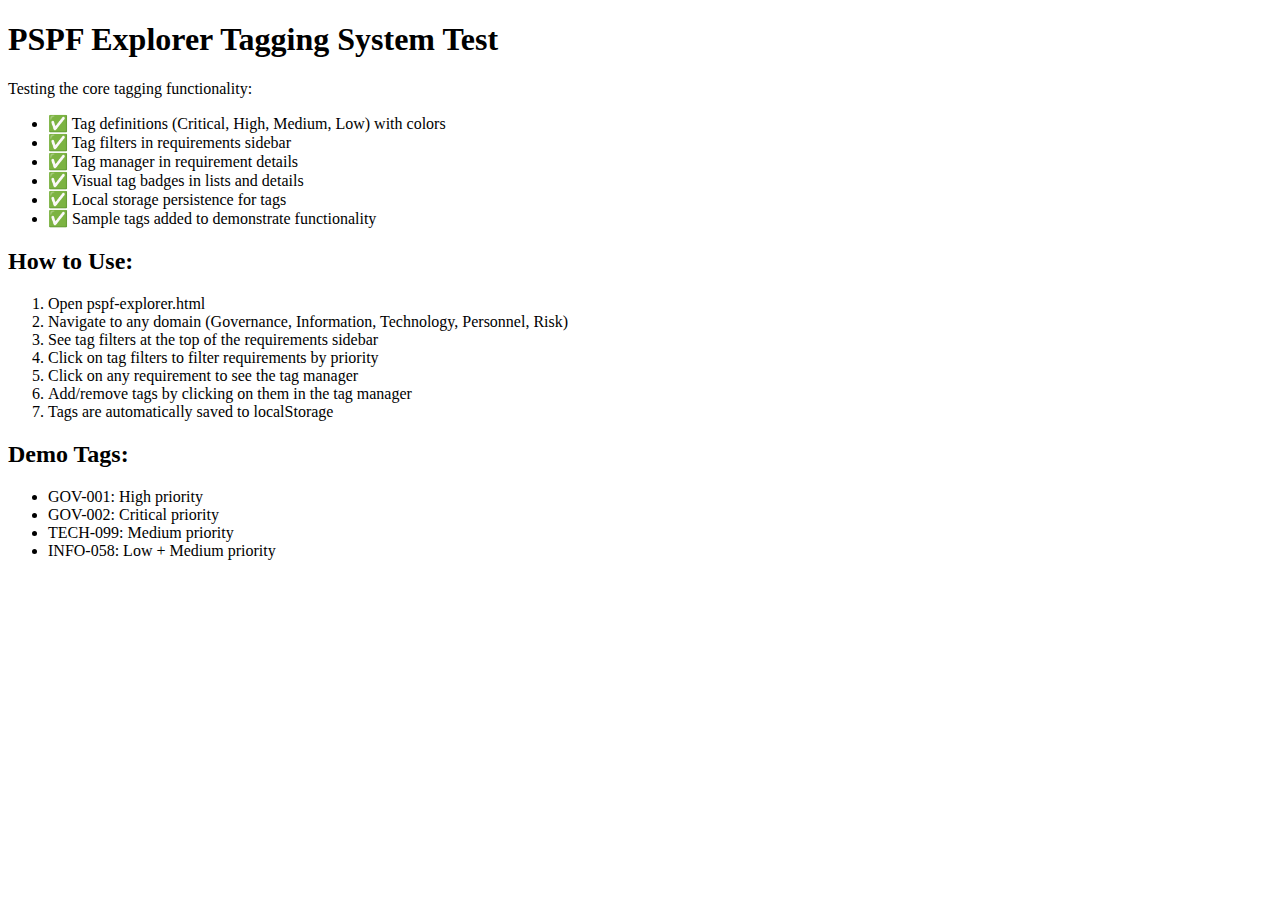
<file: archive/tagging-test.html>
<!DOCTYPE html>
<html>
<head>
    <title>PSPF Explorer Tagging Test</title>
</head>
<body>
    <h1>PSPF Explorer Tagging System Test</h1>
    <p>Testing the core tagging functionality:</p>
    <ul>
        <li>✅ Tag definitions (Critical, High, Medium, Low) with colors</li>
        <li>✅ Tag filters in requirements sidebar</li>
        <li>✅ Tag manager in requirement details</li>
        <li>✅ Visual tag badges in lists and details</li>
        <li>✅ Local storage persistence for tags</li>
        <li>✅ Sample tags added to demonstrate functionality</li>
    </ul>
    
    <h2>How to Use:</h2>
    <ol>
        <li>Open pspf-explorer.html</li>
        <li>Navigate to any domain (Governance, Information, Technology, Personnel, Risk)</li>
        <li>See tag filters at the top of the requirements sidebar</li>
        <li>Click on tag filters to filter requirements by priority</li>
        <li>Click on any requirement to see the tag manager</li>
        <li>Add/remove tags by clicking on them in the tag manager</li>
        <li>Tags are automatically saved to localStorage</li>
    </ol>
    
    <h2>Demo Tags:</h2>
    <ul>
        <li>GOV-001: High priority</li>
        <li>GOV-002: Critical priority</li>
        <li>TECH-099: Medium priority</li>
        <li>INFO-058: Low + Medium priority</li>
    </ul>
</body>
</html>
</file>
<file: styles/main.css>
/* PSPF Explorer 2025 theme extracted from inline styles on 2025-11-29 */

/* Utility classes */
.data-card--hidden {
    display: none;
}

/* Modern Dark Theme Design System Variables */
:root {
    --primary-gradient: linear-gradient(135deg, #667eea 0%, #764ba2 100%);
    --primary-color: #667eea;
    --primary-dark: #5a67d8;
    --secondary-color: #764ba2;
    --accent-color: #8b5cf6;
    --success-color: #10b981;
    --warning-color: #f59e0b;
    --danger-color: #ef4444;
    --danger-light: #fef2f2;
    --info-color: #3b82f6;

    --bg-primary: #1e293b;
    --bg-secondary: #0f172a;
    --bg-tertiary: #334155;
    --bg-card: #1e293b;
    --bg-elevated: #2d3748;
    --bg-light: #f8fafc;
    --bg-hover: #f1f5f9;

    --text-primary: #f1f5f9;
    --text-secondary: #cbd5e1;
    --text-muted: #64748b;

    --border-light: #334155;
    --border-medium: #475569;
    --border-dark: #64748b;
    --border-color: #e5e7eb;

    --shadow-sm: 0 1px 2px 0 rgb(0 0 0 / 0.3);
    --shadow-md: 0 4px 6px -1px rgb(0 0 0 / 0.4), 0 2px 4px -2px rgb(0 0 0 / 0.4);
    --shadow-lg: 0 10px 15px -3px rgb(0 0 0 / 0.5), 0 4px 6px -4px rgb(0 0 0 / 0.5);
    --shadow-xl: 0 20px 25px -5px rgb(0 0 0 / 0.6), 0 8px 10px -6px rgb(0 0 0 / 0.6);

    --radius-sm: 0.375rem;
    --radius-md: 0.5rem;
    --radius-lg: 0.75rem;
    --radius-xl: 1rem;

    --font-size-base: 1rem;
    --font-size-large: 1.5rem;

    /* Dark chip color helpers */
    --chip-bg-success: rgba(16, 185, 129, 0.15);
    --chip-br-success: rgba(16, 185, 129, 0.35);
    --chip-bg-info: rgba(59, 130, 246, 0.15);
    --chip-br-info: rgba(59, 130, 246, 0.35);
    --chip-bg-warning: rgba(245, 158, 11, 0.15);
    --chip-br-warning: rgba(245, 158, 11, 0.35);
    --chip-bg-danger: rgba(239, 68, 68, 0.15);
    --chip-br-danger: rgba(239, 68, 68, 0.35);
    --chip-bg-orange: rgba(249, 115, 22, 0.15);
    --chip-br-orange: rgba(249, 115, 22, 0.35);
}

/* Global Styles */
* {
    box-sizing: border-box;
}

/* Skip link for keyboard navigation */
.skip-link {
    position: absolute;
    top: -40px;
    left: 0;
    background: var(--primary-color);
    color: white;
    padding: 0.5rem 1rem;
    z-index: 1001;
    text-decoration: none;
    font-weight: 500;
    border-radius: 0 0 var(--radius-md) 0;
    transition: top 0.3s ease;
}

.skip-link:focus {
    top: 0;
}

/* Visually hidden but accessible to screen readers */
.visually-hidden {
    position: absolute;
    width: 1px;
    height: 1px;
    padding: 0;
    margin: -1px;
    overflow: hidden;
    clip: rect(0, 0, 0, 0);
    white-space: nowrap;
    border: 0;
}

body {
    font-family: 'Inter', -apple-system, BlinkMacSystemFont, 'Segoe UI', Roboto, sans-serif;
    line-height: 1.6;
    color: var(--text-primary);
    background: var(--bg-secondary);
    padding: 0;
    font-size: var(--font-size-base);
}

h1, h2, h3, h4, h5, h6,
.text-large {
    font-size: var(--font-size-large);
}

/* Header Enhancement */
.header {
    background: var(--primary-gradient);
    box-shadow: var(--shadow-lg);
    border-bottom: none;
    position: sticky;
    top: 0;
    z-index: 100;
}

.header .container {
    max-width: 1200px;
    margin: 0 auto;
    padding: 0 1.5rem;
    display: flex;
    justify-content: space-between;
    align-items: center;
    height: 4rem;
}

.logo {
    color: white;
    font-size: var(--font-size-large);
    font-weight: 700;
    margin: 0;
    text-shadow: 0 1px 2px rgba(0,0,0,0.1);
}

.logo::before {
    content: "🛡️ ";
    margin-right: 0.5rem;
}

.nav {
    display: flex;
    gap: 0.5rem;
}

.nav-btn {
    background: rgba(255, 255, 255, 0.1);
    color: white;
    border: 1px solid rgba(255, 255, 255, 0.2);
    padding: 0.5rem 1rem;
    border-radius: var(--radius-md);
    font-weight: 500;
    transition: all 0.2s ease;
    -webkit-backdrop-filter: blur(10px);
    backdrop-filter: blur(10px);
}

.nav-btn:hover {
    background: rgba(255, 255, 255, 0.2);
    transform: translateY(-1px);
    box-shadow: var(--shadow-md);
}

.nav-btn.active {
    background: white;
    color: var(--primary-color);
    box-shadow: var(--shadow-md);
}

.nav-btn:focus-visible {
    outline: 2px solid white;
    outline-offset: 2px;
}

/* Main Container */
.main {
    min-height: calc(100vh - 4rem);
    padding: 2rem 0;
}

.container {
    max-width: 1200px;
    margin: 0 auto;
    padding: 0 1.5rem;
}

/* Enhanced Breadcrumb */
.breadcrumb {
    display: none;
    background: var(--bg-card);
    padding: 0.75rem 1.25rem;
    border-radius: var(--radius-lg);
    margin-bottom: 1.5rem;
    box-shadow: var(--shadow-sm);
    border: 1px solid var(--border-light);
}

.breadcrumb a {
    color: var(--primary-color);
    text-decoration: none;
    font-weight: 500;
    transition: color 0.2s ease;
}

.breadcrumb a:hover {
    color: var(--primary-dark);
}

.breadcrumb .current {
    color: var(--text-secondary);
    font-weight: 600;
}

/* View Headers */
.view-header {
    text-align: center;
    margin-bottom: 3rem;
}

.view-header h2 {
    font-size: var(--font-size-large);
    font-weight: 700;
    margin: 0 0 0.5rem 0;
    background: var(--primary-gradient);
    -webkit-background-clip: text;
    -webkit-text-fill-color: transparent;
    background-clip: text;
}

.view, .tab-pane {
    animation: fadeIn 0.5s ease-in-out;
}

/* View visibility and utility helpers */
.view { display: none; }
.view.active { display: block; }
.hidden { display: none !important; }

@keyframes fadeIn {
    from { opacity: 0; }
    to { opacity: 1; }
}

.subtitle {
    font-size: var(--font-size-base);
    color: var(--text-secondary);
    margin: 0;
    font-weight: 400;
    line-height: 1.6;
    max-width: 800px;
    margin-left: auto;
    margin-right: auto;
}

/* Requirements Section */
.requirements-layout {
    display: grid;
    grid-template-columns: 1fr 2fr;
    gap: 2rem;
    margin-top: 1.5rem;
    align-items: start;
}

.requirements-list {
    background: var(--bg-card);
    border-radius: var(--radius-lg);
    padding: 1.5rem;
    border: 1px solid var(--border-light);
    height: 70vh;
    max-height: 70vh;
    display: flex;
    flex-direction: column;
}

.requirements-list h4 {
    margin: 0 0 1rem 0;
    color: var(--text-primary);
    font-size: var(--font-size-large);
    font-weight: 600;
    flex-shrink: 0;
}

.requirements-sidebar {
    display: flex;
    flex-direction: column;
    gap: 0.5rem;
    overflow-y: auto;
    padding-right: 0.5rem;
    flex: 1;
}

/* Custom scrollbar for requirements list */
.requirements-sidebar::-webkit-scrollbar {
    width: 6px;
}

.requirements-sidebar::-webkit-scrollbar-track {
    background: var(--bg-secondary);
    border-radius: 3px;
}

.requirements-sidebar::-webkit-scrollbar-thumb {
    background: var(--border-light);
    border-radius: 3px;
}

.requirements-sidebar::-webkit-scrollbar-thumb:hover {
    background: var(--text-secondary);
}

.requirement-details {
    position: sticky;
    top: 2rem;
    height: 70vh;
    max-height: 70vh;
    background: var(--bg-card);
    border-radius: var(--radius-lg);
    border: 1px solid var(--border-light);
    display: flex;
    flex-direction: column;
}

.requirement-detail-content {
    padding: 1.5rem;
    overflow-y: auto;
    flex: 1;
}

/* Custom scrollbar for details pane */
.requirement-detail-content::-webkit-scrollbar {
    width: 6px;
}

.requirement-detail-content::-webkit-scrollbar-track {
    background: var(--bg-secondary);
    border-radius: 3px;
}

.requirement-detail-content::-webkit-scrollbar-thumb {
    background: var(--border-light);
    border-radius: 3px;
}

.requirement-detail-content::-webkit-scrollbar-thumb:hover {
    background: var(--text-secondary);
}

.requirement-item {
    background: var(--bg-tertiary);
    border: 1px solid var(--border-light);
    border-radius: var(--radius-md);
    padding: 0.75rem;
    cursor: pointer;
    transition: all 0.3s ease;
    display: flex;
    align-items: center;
    justify-content: space-between;
    gap: 0.75rem;
}

.requirement-info {
    display: flex;
    flex-direction: column;
    gap: 0.25rem;
}

.requirement-code-row {
    display: flex;
    align-items: center;
    gap: 0.35rem;
}

.requirement-name {
    margin: 0;
    font-size: var(--font-size-base);
    color: var(--text-secondary);
}

.requirement-item:hover {
    background: var(--bg-elevated);
    border-color: var(--border-medium);
    transform: translateY(-1px);
}

.requirement-item.active {
    background: var(--primary-color);
    border-color: var(--primary-color);
    color: white;
}

.requirement-item.active .requirement-status {
    color: rgba(255, 255, 255, 0.9);
}

.requirement-item:focus-visible {
    outline: 2px solid var(--primary-color);
    outline-offset: 2px;
}

.requirement-code {
    font-weight: 600;
    font-size: var(--font-size-base);
}


.url-indicator {
    font-size: var(--font-size-base);
    padding: 0.125rem 0.25rem;
    background: var(--primary-light);
    color: var(--primary-dark);
    border-radius: var(--radius-sm);
    cursor: help;
    opacity: 0.8;
}
.requirement-status.partial {
    background: var(--chip-bg-warning);
    color: var(--warning-color);
    border: 1px solid var(--chip-br-warning);
}

.requirement-status.na {
    background: var(--bg-secondary);
    color: var(--text-secondary);
    border: 1px solid var(--border-medium);
}

.requirement-status.not-set {
    background: var(--bg-tertiary);
    color: var(--text-muted);
    border: 1px solid var(--border-light);
}

.requirement-details {
    background: var(--bg-card);
    border-radius: var(--radius-lg);
    padding: 2rem;
    border: 1px solid var(--border-light);
    min-height: 400px;
}

.requirement-detail-content h4 {
    margin: 0 0 1rem 0;
    color: var(--text-primary);
    font-size: var(--font-size-large);
    font-weight: 600;
}

.requirement-detail-content p {
    color: var(--text-secondary);
    line-height: 1.6;
    margin-bottom: 1.5rem;
}

/* Linked Projects Section */
.linked-projects-section {
    background: var(--bg-card);
    border-radius: 8px;
    padding: 1.5rem;
    margin: 1.5rem 0;
    border: 1px solid var(--border-light);
}

.linked-projects-section h5 {
    margin: 0 0 1rem 0;
    color: var(--primary-color);
    font-weight: 600;
}

.linked-projects-list {
    margin-bottom: 1rem;
}

.linked-project-item {
    display: flex;
    align-items: center;
    justify-content: space-between;
    padding: 0.75rem;
    background: var(--bg-elevated);
    border: 1px solid var(--border-light);
    border-radius: 6px;
    margin-bottom: 0.5rem;
    transition: all 0.2s ease;
}

.linked-project-item:hover {
    background: var(--bg-tertiary);
    border-color: var(--primary-color);
}

.project-name {
    font-weight: 500;
    color: var(--text-primary);
    flex: 1;
}

.project-status {
    padding: 0.25rem 0.5rem;
    border-radius: 4px;
    font-size: var(--font-size-base);
    font-weight: 500;
    margin: 0 0.5rem;
}

.no-projects {
    color: var(--text-secondary);
    font-style: italic;
    margin: 0;
    padding: 1rem;
    text-align: center;
    background: var(--bg-secondary);
    border-radius: 4px;
    border: 1px solid var(--border-light);
}

.btn-small {
    padding: 0.375rem 0.75rem;
    font-size: var(--font-size-base);
}

.btn-link {
    background: none;
    border: 1px solid var(--border-light);
    color: var(--text-secondary);
    cursor: pointer;
    transition: all 0.2s ease;
    border-radius: 4px;
}

.btn-link:hover {
    background: var(--danger-color);
    border-color: var(--danger-color);
    color: white;
}

/* Tag System Styles */
.tag {
    display: inline-block;
    padding: 4px 8px;
    border-radius: 12px;
    font-size: var(--font-size-base);
    font-weight: 500;
    color: white;
    margin: 2px;
    cursor: pointer;
    transition: opacity 0.2s;
}

.tag:hover {
    -webkit-line-clamp: 3;
    line-clamp: 3; 
}

.tag-manager {
    margin: 16px 0;
    padding: 16px;
    background: var(--surface-color);
    border-radius: 8px;
    border: 1px solid var(--border-color);
}

.tag-manager h5 {
    margin: 0 0 12px 0;
    color: var(--text-primary);
    font-size: var(--font-size-large);
}

.tag-selector {
    display: flex;
    flex-wrap: wrap;
    gap: 8px;
    margin-bottom: 12px;
}

.tag-selector.tag-selector-inline {
    gap: 0.5rem;
}

.tag-option {
    padding: 6px 12px;
    border-radius: 16px;
    font-size: var(--font-size-base);
    font-weight: 500;
    cursor: pointer;
    transition: all 0.2s;
    border: 1px solid;
}

.tag-option.selected {
    color: white;
    border-color: transparent;
}

.tag-option:not(.selected) {
    color: var(--text-secondary);
    border-color: var(--border-color);
    background: transparent;
}

.tag-option:not(.selected):hover {
    border-color: var(--accent-color);
    color: var(--text-primary);
}

.tag-option.disabled {
    opacity: 0.4;
    cursor: not-allowed;
}

.tags-display {
    margin-top: 8px;
}

.tag-filters {
    margin: 16px 0;
    padding: 12px;
    background: var(--surface-color);
    border-radius: 6px;
    border: 1px solid var(--border-color);
}

.tag-filters-header {
    display: flex;
    align-items: flex-start;
    justify-content: space-between;
    gap: 1rem;
    flex-wrap: wrap;
}

.tag-filters-title {
    flex: 1;
    min-width: 200px;
}

.tag-filters h5 {
    margin: 0 0 8px 0;
    font-size: var(--font-size-large);
    color: var(--text-primary);
}

.tag-filters-hint {
    margin: 0;
    color: var(--text-secondary);
    font-size: 0.85rem;
}

.tag-filters-body {
    margin-top: 0.5rem;
}

.tag-filters-collapsed-msg {
    display: none;
    margin-top: 0.5rem;
    padding: 0.75rem;
    border-radius: var(--radius-sm);
    border: 1px dashed var(--border-color);
    background: var(--bg-tertiary);
    color: var(--text-secondary);
}

.tag-filters.collapsed .tag-filters-body {
    display: none;
}

.tag-filters.collapsed .tag-filters-collapsed-msg {
    display: block;
}

.tag-management-area {
    margin: 16px 0;
    padding: 12px;
    background: var(--bg-secondary);
    border-radius: 6px;
    max-height: 300px;
    overflow-y: auto;
}

.tag-management-item {
    display: flex;
    align-items: center;
    justify-content: space-between;
    padding: 8px 12px;
    margin-bottom: 8px;
    background: var(--surface-color);
    border-radius: 6px;
    border: 1px solid var(--border-color);
}

.tag-management-item:last-child {
    margin-bottom: 0;
}

.tag-management-info {
    display: flex;
    align-items: center;
    gap: 12px;
    flex: 1;
}

.tag-management-color {
    width: 24px;
    height: 24px;
    border-radius: 4px;
    border: 1px solid var(--border-color);
    flex-shrink: 0;
}

.tag-management-details {
    display: flex;
    flex-direction: column;
    gap: 2px;
    flex: 1;
}

.tag-management-name {
    font-weight: 600;
    font-size: var(--font-size-base);
    color: var(--text-primary);
}

.tag-management-description {
    font-size: var(--font-size-base);
    color: var(--text-secondary);
}

.tag-management-actions {
    display: flex;
    gap: 8px;
}

.tag-add-form {
    display: flex;
    gap: 8px;
    margin-top: 12px;
    align-items: center;
}

.tag-add-form input[type="text"] {
    padding: 8px 12px;
    border: 1px solid var(--border-color);
    border-radius: 4px;
    background: var(--surface-color);
    color: var(--text-primary);
    font-size: var(--font-size-base);
}

.tag-add-form input[type="text"]:first-child {
    flex: 0 0 120px;
}

.tag-add-form input[type="text"]:last-of-type {
    flex: 1;
}

.tag-add-form input[type="color"] {
    width: 50px;
    height: 36px;
    border: 1px solid var(--border-color);
    border-radius: 4px;
    cursor: pointer;
    padding: 2px;
}

.tag-add-form input:focus {
    outline: none;
    border-color: var(--accent-color);
}

.clear-tags {
    font-size: var(--font-size-base);
    color: var(--accent-color);
    cursor: pointer;
    margin-left: 8px;
}

.clear-tags:hover {
    text-decoration: underline;
}

.compliance-controls {
    margin-top: 2rem;
    padding-top: 1.5rem;
    border-top: 1px solid var(--border-light);
}

.compliance-controls h5 {
    margin: 0 0 1rem 0;
    color: var(--text-primary);
    font-size: var(--font-size-large);
    font-weight: 600;
}

.compliance-status-picker {
    margin-bottom: 1rem;
}

.compliance-status-buttons {
    display: flex;
    flex-wrap: wrap;
    gap: 0.5rem;
}

.compliance-status-button {
    border: 1px solid var(--border-light);
    background: var(--bg-tertiary);
    color: var(--text-secondary);
    padding: 0.65rem 0.95rem;
    border-radius: var(--radius-md);
    font-size: var(--font-size-base);
    font-weight: 600;
    cursor: pointer;
    transition: all 0.2s ease;
}

.compliance-status-button:hover {
    border-color: var(--primary-color);
    color: var(--text-primary);
}

.compliance-status-button.active {
    background: var(--primary-color);
    color: #fff;
    border-color: var(--primary-color);
    box-shadow: 0 4px 10px rgba(59, 130, 246, 0.2);
}

.compliance-status-button.status-yes {
    border-color: #22c55e;
}

.compliance-status-button.status-no {
    border-color: #ef4444;
}

.compliance-status-button.status-partial {
    border-color: #f59e0b;
}

.compliance-status-button.status-na {
    border-color: #0ea5e9;
}

.compliance-comment {
    background: var(--bg-tertiary);
    border: 1px solid var(--border-light);
    border-radius: var(--radius-md);
    padding: 0.75rem;
    color: var(--text-primary);
    font-size: var(--font-size-base);
    width: 100%;
    min-height: 100px;
    resize: vertical;
    font-family: inherit;
}

.compliance-url {
    background: var(--bg-tertiary);
    border: 1px solid var(--border-light);
    border-radius: var(--radius-md);
    padding: 0.75rem;
    color: var(--text-primary);
    font-size: var(--font-size-base);
    width: 100%;
    margin-bottom: 0.25rem;
    font-family: inherit;
}

/* Focus states for form controls */
.compliance-status-button:focus-visible,
.compliance-comment:focus-visible,
.compliance-url:focus-visible,
input[type="text"]:focus-visible,
input[type="url"]:focus-visible,
input[type="date"]:focus-visible,
textarea:focus-visible,
select:focus-visible {
    outline: 2px solid var(--primary-color);
    outline-offset: 1px;
    border-color: var(--primary-color);
}

.field-help {
    display: block;
    margin-bottom: 1rem;
    font-size: var(--font-size-base);
    color: var(--text-secondary);
    font-style: italic;
}

.requirement-url-section {
    margin: 1rem 0;
    padding: 1rem;
    background: var(--bg-secondary);
    border-radius: var(--radius-md);
    border: 1px solid var(--border-light);
}

.requirement-url-section h5 {
    margin: 0 0 0.5rem 0;
    color: var(--text-primary);
    font-size: var(--font-size-large);
    font-weight: 600;
}

.url-display {
    margin: 0;
}

.requirement-link {
    display: inline-flex;
    align-items: center;
    gap: 0.5rem;
    color: var(--primary-color);
    text-decoration: none;
    font-size: var(--font-size-base);
    word-break: break-all;
    line-height: 1.4;
    transition: color 0.2s ease;
}

.requirement-link:hover {
    color: var(--primary-dark);
    text-decoration: underline;
}

.external-icon {
    font-size: var(--font-size-base);
    opacity: 0.7;
    flex-shrink: 0;
}

.placeholder-content {
    text-align: center;
    color: var(--text-muted);
    padding: 3rem 1rem;
}

.placeholder-content h4 {
    color: var(--text-secondary);
    margin-bottom: 0.5rem;
}

/* Responsive layout for requirements */
@media (max-width: 1024px) {
    .requirements-layout {
        grid-template-columns: 1fr;
        gap: 1.5rem;
    }

    .requirements-list {
        order: 2;
        height: 50vh;
        max-height: 50vh;
    }

    .requirement-details {
        order: 1;
        position: static;
        height: 60vh;
        max-height: 60vh;
    }
}

/* Projects Layout - similar to requirements */
.projects-layout {
    display: grid;
    grid-template-columns: 1fr 2fr;
    gap: 2rem;
    margin-top: 1.5rem;
}

.project-requirements-widget {
    margin-top: 1.5rem;
    background: var(--bg-card);
    border-radius: var(--radius-lg);
    padding: 1.5rem;
    border: 1px solid var(--border-light);
    box-shadow: var(--shadow-sm);
}

.project-requirements-widget .widget-header {
    display: flex;
    justify-content: space-between;
    gap: 1rem;
    align-items: flex-start;
    flex-wrap: wrap;
}

.project-requirements-grid {
    margin-top: 1.25rem;
    display: grid;
    grid-template-columns: repeat(auto-fit, minmax(260px, 1fr));
    gap: 1rem;
}

.project-requirement-card {
    background: var(--bg-tertiary);
    border: 1px solid var(--border-light);
    border-radius: var(--radius-md);
    padding: 1rem;
    display: flex;
    flex-direction: column;
    gap: 0.75rem;
    min-height: 130px;
}

.project-card-header {
    display: flex;
    justify-content: space-between;
    gap: 1rem;
    align-items: flex-start;
}

.project-requirement-list {
    display: flex;
    flex-direction: column;
    gap: 0.5rem;
    max-height: 230px;
    overflow-y: auto;
    padding-right: 0.25rem;
}

.project-requirement-row {
    display: flex;
    justify-content: space-between;
    align-items: center;
    padding: 0.45rem 0.5rem;
    border-radius: var(--radius-md);
    border: 1px solid transparent;
    background: rgba(255, 255, 255, 0.02);
    transition: border-color 0.2s ease, background 0.2s ease;
}

.project-requirement-row:hover {
    border-color: rgba(255, 255, 255, 0.2);
    background: rgba(255, 255, 255, 0.04);
}

.project-requirement-title {
    font-weight: 600;
    font-size: var(--font-size-base);
    color: var(--text-primary);
}

.project-requirement-meta {
    font-size: var(--font-size-base);
    color: var(--text-secondary);
    display: flex;
    gap: 0.35rem;
    flex-wrap: wrap;
    margin-top: 0.1rem;
}

.project-requirement-meta .requirement-code {
    font-family: 'Inter', 'SFMono-Regular', 'Roboto Mono', monospace;
    letter-spacing: 0.04em;
    color: var(--text-primary);
}

.project-requirement-row .requirement-status {
    margin: 0;
}

.project-requirement-card .empty-state {
    margin: 0;
    border: none;
    background: transparent;
}

.projects-list-panel {
    background: var(--bg-card);
    border-radius: var(--radius-lg);
    padding: 1.5rem;
    border: 1px solid var(--border-light);
    height: fit-content;
}

.projects-list-panel h4 {
    margin: 0 0 1rem 0;
    color: var(--text-primary);
    font-size: var(--font-size-large);
    font-weight: 600;
}

.projects-sidebar {
    display: flex;
    flex-direction: column;
    gap: 0.5rem;
}

.project-item {
    background: var(--bg-tertiary);
    border: 1px solid var(--border-light);
    border-radius: var(--radius-md);
    padding: 1rem;
    cursor: pointer;
    transition: all 0.3s ease;
    display: flex;
    flex-direction: column;
    gap: 0.5rem;
}

.project-item:hover {
    background: var(--bg-elevated);
    border-color: var(--border-medium);
    transform: translateY(-1px);
}

.project-item.active {
    background: var(--primary-color);
    border-color: var(--primary-color);
    color: white;
}

.project-item.active .project-meta {
    color: rgba(255, 255, 255, 0.9);
}

.subtitle-sm {
    margin: 0;
    color: var(--text-secondary);
    font-size: var(--font-size-base);
}

.my-work-filter-bar {
    margin-top: 1rem;
    padding: 1rem;
    border-radius: var(--radius-lg);
    border: 1px solid var(--border-light);
    background: var(--bg-card);
    display: flex;
    flex-wrap: wrap;
    gap: 0.8rem;
    align-items: center;
    justify-content: space-between;
}

.my-work-user {
    display: flex;
    flex-direction: column;
    gap: 0.2rem;
    min-width: 180px;
}

.my-work-user label {
    font-size: var(--font-size-base);
    color: var(--text-secondary);
    text-transform: uppercase;
    letter-spacing: 0.08em;
}

.my-work-user input {
    border-radius: var(--radius-md);
    border: 1px solid var(--border-light);
    padding: 0.35rem 0.65rem;
    background: var(--bg-secondary);
    color: var(--text-primary);
    min-width: 160px;
    font-size: var(--font-size-base);
}

.my-work-filter-bar .filter-labels {
    display: flex;
    flex-direction: column;
    gap: 0.15rem;
    min-width: 180px;
}

.my-work-filter-bar .btn-link {
    margin-left: auto;
    align-self: flex-start;
}

.my-work-dashboard {
    display: grid;
    grid-template-columns: repeat(auto-fit, minmax(180px, 1fr));
    gap: 1rem;
    margin: 1.25rem 0;
}

.my-work-layout {
    display: grid;
    grid-template-columns: minmax(0, 1.25fr) minmax(280px, 1fr);
    gap: 1.5rem;
}

.my-work-list-panel {
    background: var(--bg-card);
    border: 1px solid var(--border-light);
    border-radius: var(--radius-lg);
    padding: 1.5rem;
    display: flex;
    flex-direction: column;
    gap: 1rem;
}

.my-work-list-panel .list-header h3 {
    margin: 0;
    color: var(--text-primary);
    font-size: var(--font-size-large);
    font-weight: 600;
}

.my-work-list-panel .list-header p {
    margin: 0;
}

.my-work-list {
    display: flex;
    flex-direction: column;
    gap: 0.75rem;
}

.my-work-list .requirement-card {
    background: var(--bg-secondary);
    border: 1px solid var(--border-light);
    border-radius: var(--radius-md);
    padding: 1rem;
    display: flex;
    flex-direction: column;
    gap: 0.5rem;
    box-shadow: var(--shadow-sm);
}

.requirement-card .requirement-header {
    display: flex;
    justify-content: space-between;
    align-items: center;
    gap: 0.75rem;
}

.requirement-card .requirement-header h4 {
    margin: 0;
    font-size: var(--font-size-large);
    color: var(--text-primary);
}

.requirement-card .requirement-meta {
    color: var(--text-secondary);
    font-size: var(--font-size-base);
}

.requirement-card .requirement-actions {
    display: flex;
    flex-wrap: wrap;
    gap: 0.5rem;
    align-items: center;
}

.requirement-card .requirement-description {
    margin: 0;
    font-size: var(--font-size-base);
    color: var(--text-secondary);
    line-height: 1.4;
}

.requirement-card .requirement-meta {
    margin: 0;
    font-size: var(--font-size-base);
    color: var(--text-secondary);
}

.my-work-visuals {
    display: flex;
    flex-direction: column;
    gap: 1rem;
}

.mini-heatmap-card,
.my-work-progress-card {
    background: var(--bg-card);
    border: 1px solid var(--border-light);
    border-radius: var(--radius-lg);
    padding: 1rem;
    box-shadow: var(--shadow-sm);
}

.mini-heatmap-card h4,
.my-work-progress-card h4 {
    margin: 0 0 0.5rem 0;
    font-size: var(--font-size-large);
    color: var(--text-primary);
}

.mini-heatmap-grid {
    display: flex;
    flex-wrap: wrap;
    gap: 0.4rem;
    min-height: 60px;
}

.mini-heatmap-grid .requirement-chip {
    width: 24px;
    height: 24px;
    border-radius: 6px;
}

.my-work-progress-card .stats-grid {
    display: grid;
    grid-template-columns: repeat(auto-fit, minmax(90px, 1fr));
    gap: 1rem;
    margin-top: 0.75rem;
}

.my-work-progress-card .stat-number {
    font-size: var(--font-size-large);
    color: var(--primary-color);
    margin: 0.2rem 0;
}

.my-work-progress-card .stat-label {
    margin: 0;
    color: var(--text-secondary);
    font-size: var(--font-size-base);
    text-transform: none;
}

#myWorkEmptyState {
    border: 1px dashed var(--border-light);
    padding: 1.5rem;
    margin: 0;
}

@media (max-width: 1024px) {
    .my-work-layout {
        grid-template-columns: 1fr;
    }

    .my-work-filter-bar {
        flex-direction: column;
        align-items: flex-start;
    }

    .my-work-filter-bar .btn-link {
        margin-left: 0;
    }
}

.project-name {
    font-weight: 600;
    font-size: var(--font-size-base);
}

.project-meta {
    font-size: var(--font-size-base);
    color: var(--text-secondary);
    display: flex;
    justify-content: space-between;
    align-items: center;
}

.project-status {
    font-size: var(--font-size-base);
    padding: 0.25rem 0.5rem;
    border-radius: var(--radius-sm);
    font-weight: 500;
}

.project-status.planning {
    background: var(--chip-bg-info);
    color: var(--info-color);
    border: 1px solid var(--chip-br-info);
}

.project-status.active {
    background: var(--chip-bg-success);
    color: var(--success-color);
    border: 1px solid var(--chip-br-success);
}

.project-status.on-hold {
    background: var(--chip-bg-warning);
    color: var(--warning-color);
    border: 1px solid var(--chip-br-warning);
}

.project-status.completed {
    background: var(--chip-bg-success);
    color: var(--success-color);
    border: 1px solid var(--chip-br-success);
}

.project-details-panel {
    background: var(--bg-card);
    border-radius: var(--radius-lg);
    padding: 2rem;
    border: 1px solid var(--border-light);
    min-height: 500px;
}

.project-detail-content h4 {
    margin: 0 0 1rem 0;
    color: var(--text-primary);
    font-size: var(--font-size-large);
    font-weight: 600;
}

.project-detail-content p {
    color: var(--text-secondary);
    line-height: 1.6;
    margin-bottom: 1.5rem;
}

.project-actions {
    margin-top: 2rem;
    padding-top: 1.5rem;
    border-top: 1px solid var(--border-light);
    display: flex;
    gap: 1rem;
    flex-wrap: wrap;
}

.project-detail-meta {
    background: var(--bg-tertiary);
    border-radius: var(--radius-md);
    padding: 1rem;
    margin: 1.5rem 0;
    display: grid;
    grid-template-columns: repeat(auto-fit, minmax(150px, 1fr));
    gap: 1rem;
}

.project-detail-meta-item {
    display: flex;
    flex-direction: column;
    gap: 0.25rem;
}

.project-detail-meta-label {
    font-size: var(--font-size-base);
    color: var(--text-muted);
    text-transform: uppercase;
    letter-spacing: 0.05em;
}

.project-detail-meta-value {
    font-weight: 600;
    color: var(--text-primary);
}

/* Project Risks Section */
.project-risks-section {
    margin-top: 1.5rem;
    padding-top: 1.5rem;
    border-top: 1px solid var(--border-light);
}

.project-risks-section h5 {
    margin: 0 0 1rem 0;
    color: var(--text-primary);
    font-size: var(--font-size-large);
    font-weight: 600;
}

.risks-list {
    display: flex;
    flex-direction: column;
    gap: 0.75rem;
}

.risk-item {
    background: var(--bg-secondary);
    border: 1px solid var(--border-light);
    border-radius: var(--radius-md);
    padding: 1rem;
    display: flex;
    justify-content: space-between;
    align-items: flex-start;
    gap: 1rem;
}

.risk-content {
    flex: 1;
    min-width: 0;
}

.risk-content h6 {
    margin: 0 0 0.25rem 0;
    color: var(--text-primary);
    font-size: var(--font-size-large);
    font-weight: 600;
}

.risk-content p {
    margin: 0 0 0.5rem 0;
    color: var(--text-secondary);
    font-size: var(--font-size-base);
    line-height: 1.4;
}

.risk-meta {
    display: flex;
    align-items: center;
    gap: 0.5rem;
    flex-wrap: wrap;
}

.risk-severity {
    font-size: var(--font-size-base);
    padding: 0.2rem 0.4rem;
    border-radius: var(--radius-sm);
    font-weight: 500;
}

.severity-high {
    background: var(--danger-color);
    color: white;
}

.severity-medium {
    background: var(--warning-color);
    color: white;
}

.severity-low {
    background: var(--success-color);
    color: white;
}

.risk-probability {
    font-size: var(--font-size-base);
    color: var(--text-secondary);
    background: var(--bg-tertiary);
    padding: 0.2rem 0.4rem;
    border-radius: var(--radius-sm);
}

.risk-actions {
    display: flex;
    gap: 0.5rem;
    flex-shrink: 0;
}

/* Responsive layout for projects */
@media (max-width: 1024px) {
    .projects-layout {
        grid-template-columns: 1fr;
        gap: 1.5rem;
    }

    .projects-list-panel {
        order: 2;
    }

    .project-details-panel {
        order: 1;
    }
}
.domains-grid-section {
    margin-bottom: 3rem;
}

.domains-grid-toolbar {
    display: flex;
    align-items: flex-start;
    justify-content: space-between;
    gap: 1rem;
    flex-wrap: wrap;
    margin-bottom: 1rem;
}

.domains-grid-toolbar h3 {
    margin: 0;
    font-size: var(--font-size-large);
    color: var(--text-primary);
}

.domains-grid-toolbar .subtitle-sm {
    margin: 0.15rem 0 0 0;
    color: var(--text-secondary);
}

.domains-grid-section.collapsed .domains-grid {
    display: none;
}

.domains-grid-collapsed-msg {
    display: none;
    padding: 1rem;
    border-radius: var(--radius-xl);
    border: 1px dashed var(--border-light);
    background: var(--bg-tertiary);
    color: var(--text-secondary);
}

.domains-grid-section.collapsed .domains-grid-collapsed-msg {
    display: flex;
    align-items: center;
    gap: 0.5rem;
}

.domains-grid {
    display: grid;
    grid-template-columns: repeat(6, 1fr);
    gap: 1rem;
    margin-bottom: 3rem;
}

.domain-card {
    background: var(--bg-card);
    border-radius: var(--radius-xl);
    padding: 1rem;
    border: 1px solid var(--border-light);
    box-shadow: var(--shadow-sm);
    transition: all 0.3s ease;
    cursor: pointer;
    position: relative;
    overflow: hidden;
    text-align: center;
}

.domain-card::before {
    content: '';
    position: absolute;
    top: 0;
    left: 0;
    right: 0;
    height: 4px;
    background: var(--primary-gradient);
    transform: scaleX(0);
    transition: transform 0.3s ease;
}

.domain-header {
    display: flex;
    align-items: center;
    justify-content: center;
    margin-bottom: 0.5rem;
}

.pulse-indicator {
    display: flex;
    align-items: center;
    justify-content: center;
    margin-top: 1rem;
    padding-top: 0.75rem;
}

.domain-card:hover {
    transform: translateY(-4px);
    box-shadow: var(--shadow-xl);
}

.domain-card:hover::before {
    transform: scaleX(1);
}

.domain-card h3 {
    margin: 0;
    font-size: var(--font-size-large);
    font-weight: 600;
    color: var(--text-primary);
    text-align: center;
}

.domain-card p {
    color: var(--text-secondary);
    margin: 0 0 1rem 0;
    line-height: 1.5;
}

.requirements-heatmap {
    background: var(--bg-card);
    border: 1px solid var(--border-light);
    border-radius: var(--radius-xl);
    padding: 1.5rem;
    margin-bottom: 2rem;
    box-shadow: var(--shadow-sm);
}

.heatmap-header {
    display: flex;
    justify-content: space-between;
    align-items: flex-start;
    gap: 1rem;
}

.heatmap-header h3 {
    margin: 0;
    font-size: var(--font-size-large);
    font-weight: 600;
}

.heatmap-header p {
    margin: 0.25rem 0 0;
    color: var(--text-secondary);
    font-size: var(--font-size-base);
}

.heatmap-legend {
    display: flex;
    flex-wrap: wrap;
    gap: 0.5rem;
    align-items: center;
}

.legend-chip {
    display: inline-flex;
    align-items: center;
    gap: 0.35rem;
    border-radius: var(--radius-sm);
    padding: 0.25rem 0.55rem;
    font-size: var(--font-size-base);
    border: 1px solid transparent;
}

.legend-chip::before {
    content: '';
    width: 10px;
    height: 10px;
    border-radius: 2px;
    display: inline-block;
}

.legend-chip.yes {
    color: var(--success-color);
    border-color: rgba(16, 185, 129, 0.4);
    background: rgba(16, 185, 129, 0.15);
}

.legend-chip.partial {
    color: var(--warning-color);
    border-color: rgba(245, 158, 11, 0.4);
    background: rgba(245, 158, 11, 0.15);
}

.legend-chip.no {
    color: var(--danger-color);
    border-color: rgba(239, 68, 68, 0.4);
    background: rgba(239, 68, 68, 0.15);
}

.legend-chip.na {
    color: var(--text-muted);
    border-color: rgba(148, 163, 184, 0.4);
    background: rgba(148, 163, 184, 0.15);
}

.legend-chip.not-set {
    color: var(--border-dark);
    border-color: rgba(100, 116, 139, 0.4);
    background: rgba(100, 116, 139, 0.15);
}

.domain-requirements-grid {
    margin-top: 1rem;
    display: grid;
    grid-template-columns: repeat(auto-fit, minmax(240px, 1fr));
    gap: 1rem;
}

.domain-requirements-card {
    background: var(--bg-elevated);
    border: 1px solid var(--border-light);
    border-radius: var(--radius-md);
    padding: 1rem;
    display: flex;
    flex-direction: column;
    gap: 0.75rem;
    min-height: 180px;
}

.gap-report-card {
    background: var(--bg-card);
    border: 1px solid var(--border-light);
    border-radius: var(--radius-xl);
    padding: 1.5rem;
    margin-bottom: 2rem;
    box-shadow: var(--shadow-sm);
    display: flex;
    flex-direction: column;
    gap: 1rem;
}

.gap-report-header {
    display: flex;
    justify-content: space-between;
    gap: 1rem;
    flex-wrap: wrap;
    align-items: flex-start;
}

.gap-report-header h3 {
    margin: 0;
    font-size: var(--font-size-large);
    font-weight: 600;
}

.gap-report-controls {
    display: flex;
    gap: 0.75rem;
    align-items: flex-end;
    flex-wrap: wrap;
}

.gap-report-controls label {
    font-size: var(--font-size-base);
    color: var(--text-secondary);
    text-transform: uppercase;
    letter-spacing: 0.05em;
}

.gap-report-controls select {
    background: var(--bg-secondary);
    border: 1px solid var(--border-light);
    border-radius: var(--radius-md);
    color: var(--text-primary);
    padding: 0.5rem 0.75rem;
    min-width: 220px;
}

.gap-report-summary {
    display: flex;
    flex-wrap: wrap;
    gap: 0.75rem;
}

.gap-summary-total {
    font-weight: 600;
    color: var(--text-primary);
    padding: 0.35rem 0.8rem;
    border-radius: 999px;
    background: rgba(255, 255, 255, 0.05);
    border: 1px solid var(--border-light);
}

.gap-summary-chip {
    display: inline-flex;
    align-items: center;
    gap: 0.45rem;
    padding: 0.35rem 0.8rem;
    border-radius: 999px;
    font-size: var(--font-size-base);
    border: 1px solid transparent;
    text-transform: none;
}

.gap-summary-chip span {
    font-weight: 600;
}

.gap-summary-chip.no {
    background: rgba(239, 68, 68, 0.15);
    border-color: rgba(239, 68, 68, 0.35);
    color: var(--danger-color);
}

.gap-summary-chip.partial {
    background: rgba(245, 158, 11, 0.15);
    border-color: rgba(245, 158, 11, 0.35);
    color: var(--warning-color);
}

.gap-summary-chip.not-set {
    background: rgba(148, 163, 184, 0.15);
    border-color: rgba(148, 163, 184, 0.35);
    color: var(--text-secondary);
}

.gap-report-list {
    display: flex;
    flex-direction: column;
    gap: 1rem;
}

.gap-report-item {
    background: var(--bg-elevated);
    border: 1px solid var(--border-light);
    border-radius: var(--radius-lg);
    padding: 1rem;
    display: flex;
    flex-direction: column;
    gap: 0.75rem;
    box-shadow: var(--shadow-sm);
}

.gap-report-item-header {
    display: flex;
    justify-content: space-between;
    gap: 1rem;
    align-items: flex-start;
}

.gap-report-item-header h4 {
    margin: 0;
    font-size: var(--font-size-large);
    color: var(--text-primary);
}

.gap-report-item p {
    margin: 0;
    color: var(--text-secondary);
    line-height: 1.5;
}

.gap-report-item-meta {
    display: flex;
    gap: 0.75rem;
    flex-wrap: wrap;
    font-size: var(--font-size-base);
    color: var(--text-muted);
}

.gap-report-item-meta span {
    display: inline-flex;
    align-items: center;
    gap: 0.3rem;
}

.gap-report-item .btn-link {
    align-self: flex-start;
}

@media (max-width: 768px) {
    .gap-report-controls {
        flex-direction: column;
        align-items: stretch;
    }

    .gap-report-controls select,
    .gap-report-controls .btn {
        width: 100%;
    }
}

.unassigned-widget {
    background: var(--bg-card);
    border: 1px solid var(--border-light);
    border-radius: var(--radius-xl);
    padding: 1.5rem;
    margin-bottom: 2rem;
    box-shadow: var(--shadow-sm);
    display: flex;
    flex-direction: column;
    gap: 1rem;
}

.unassigned-header {
    display: flex;
    justify-content: space-between;
    gap: 1rem;
    flex-wrap: wrap;
    align-items: flex-start;
}

.unassigned-header h3 {
    margin: 0;
    font-size: var(--font-size-large);
    font-weight: 600;
}

.unassigned-count {
    font-weight: 600;
    color: var(--danger-color);
    padding: 0.35rem 0.85rem;
    border-radius: 999px;
    background: rgba(239, 68, 68, 0.12);
    border: 1px solid rgba(239, 68, 68, 0.35);
}

.unassigned-list {
    display: grid;
    grid-template-columns: repeat(auto-fit, minmax(280px, 1fr));
    gap: 1rem;
}

.unassigned-card {
    background: var(--bg-elevated);
    border: 1px solid var(--border-light);
    border-radius: var(--radius-lg);
    padding: 1rem;
    display: flex;
    flex-direction: column;
    gap: 0.65rem;
    box-shadow: var(--shadow-sm);
}

.unassigned-card h4 {
    margin: 0;
    font-size: var(--font-size-large);
    color: var(--text-primary);
}

.unassigned-card p {
    margin: 0;
    color: var(--text-secondary);
    line-height: 1.5;
}

.unassigned-card-meta {
    display: flex;
    flex-wrap: wrap;
    gap: 0.5rem;
    font-size: var(--font-size-base);
    color: var(--text-muted);
}

.unassigned-card-meta span {
    display: inline-flex;
    align-items: center;
    gap: 0.25rem;
}

.domain-card-header {
    display: flex;
    justify-content: flex-start;
    align-items: flex-start;
    gap: 0.75rem;
}

.domain-card-header h4 {
    margin: 0;
    font-size: var(--font-size-large);
    font-weight: 600;
    color: var(--text-primary);
}

.domain-card-header p {
    margin: 0.25rem 0 0;
    font-size: var(--font-size-base);
    color: var(--text-secondary);
}

.requirement-chip-grid {
    display: grid;
    grid-template-columns: repeat(auto-fit, minmax(16px, 1fr));
    gap: 0.4rem;
    flex: 1;
    min-height: 60px;
}

.requirement-chip {
    width: 100%;
    aspect-ratio: 1 / 1;
    border-radius: 4px;
    display: inline-block;
    transition: transform 0.2s ease;
    border: 1px solid transparent;
}

.progress-grid {
    display: grid;
    grid-template-columns: repeat(auto-fit, minmax(260px, 1fr));
    gap: 1.25rem;
    margin-bottom: 2rem;
}

.progress-card {
    background: var(--bg-card);
    border: 1px solid var(--border-light);
    border-radius: var(--radius-xl);
    padding: 1.25rem;
    box-shadow: var(--shadow-sm);
    display: flex;
    flex-direction: column;
    gap: 0.75rem;
    min-height: 220px;
}

.progress-card .progress-bar {
    width: 100%;
    height: 8px;
    border-radius: 999px;
    background: rgba(255, 255, 255, 0.08);
    overflow: hidden;
}

.progress-card .progress-fill {
    height: 100%;
    background: var(--primary-gradient);
    transition: width 0.3s ease;
}

.progress-history {
    background: var(--bg-card);
    border: 1px solid var(--border-light);
    border-radius: var(--radius-xl);
    padding: 1.5rem;
    box-shadow: var(--shadow-sm);
    display: flex;
    flex-direction: column;
    gap: 1.5rem;
}

.progress-history-header {
    display: flex;
    justify-content: space-between;
    align-items: flex-start;
    gap: 1rem;
    flex-wrap: wrap;
}

.progress-history-header h3 {
    margin: 0;
    font-size: var(--font-size-large);
    color: var(--text-primary);
}

.progress-history-grid {
    display: grid;
    grid-template-columns: repeat(auto-fit, minmax(220px, 1fr));
    gap: 1rem;
}

.history-card {
    background: var(--bg-elevated);
    border-radius: var(--radius-lg);
    border: 1px solid var(--border-light);
    padding: 1rem;
    display: flex;
    flex-direction: column;
    gap: 0.75rem;
    min-height: 170px;
}

.history-card.empty {
    min-height: auto;
    justify-content: center;
    text-align: center;
}

.history-card-header {
    display: flex;
    justify-content: space-between;
    align-items: flex-start;
    gap: 0.75rem;
}

.history-card-header h4 {
    margin: 0;
    font-size: var(--font-size-large);
}

.history-trend {
    font-size: var(--font-size-base);
    font-weight: 600;
    text-transform: none;
}

.history-trend.trend-up {
    color: var(--success-color);
}

.history-trend.trend-down {
    color: var(--danger-color);
}

.history-trend.trend-neutral {
    color: var(--text-secondary);
}

.history-dots {
    display: flex;
    gap: 0.5rem;
    flex-wrap: wrap;
}

.history-dot {
    background: var(--bg-secondary);
    border-radius: 999px;
    padding: 0.25rem 0.65rem;
    font-size: var(--font-size-base);
    border: 1px solid var(--border-light);
}

.history-summary {
    display: flex;
    gap: 0.75rem;
    flex-wrap: wrap;
    font-size: var(--font-size-base);
    color: var(--text-secondary);
}

.history-summary strong {
    color: var(--text-primary);
}

.history-empty-msg,
.empty-history {
    color: var(--text-secondary);
    margin: 0;
    font-style: italic;
}

.recent-updates-card {
    background: var(--bg-tertiary);
    border-radius: var(--radius-lg);
    border: 1px solid var(--border-light);
    padding: 1rem;
    display: flex;
    flex-direction: column;
    gap: 1rem;
}

.recent-updates-header h4 {
    margin: 0;
    font-size: var(--font-size-large);
}

.recent-updates-header p {
    margin: 0;
    font-size: var(--font-size-base);
    color: var(--text-secondary);
}

.recent-update {
    background: var(--bg-card);
    border-radius: var(--radius-md);
    padding: 0.75rem;
    display: flex;
    justify-content: space-between;
    gap: 1rem;
    align-items: center;
    border: 1px solid transparent;
    transition: border-color 0.2s ease;
}

.recent-update:hover {
    border-color: var(--border-light);
}

.recent-update-title {
    margin: 0;
    font-weight: 600;
    color: var(--text-primary);
    font-size: var(--font-size-base);
}

.recent-update-meta {
    margin: 0;
    font-size: var(--font-size-base);
    color: var(--text-secondary);
}

.recent-update-status {
    font-size: var(--font-size-base);
    font-weight: 600;
    padding: 0.15rem 0.7rem;
    border-radius: 999px;
    text-transform: uppercase;
    letter-spacing: 0.02em;
    display: inline-block;
    border: 1px solid transparent;
}

.recent-update-status.yes {
    background: var(--chip-bg-success);
    color: var(--success-color);
    border-color: rgba(16, 185, 129, 0.4);
}

.recent-update-status.partial {
    background: var(--chip-bg-warning);
    color: var(--warning-color);
    border-color: rgba(245, 158, 11, 0.4);
}

.recent-update-status.no {
    background: var(--chip-bg-danger);
    color: var(--danger-color);
    border-color: rgba(239, 68, 68, 0.4);
}

.recent-update-status.na {
    background: rgba(148, 163, 184, 0.15);
    color: var(--text-secondary);
    border-color: rgba(148, 163, 184, 0.4);
}

.recent-update-status.not-set {
    background: var(--bg-secondary);
    color: var(--text-muted);
    border-color: var(--border-light);
}

.requirement-history {
    border-top: 1px solid var(--border-light);
    padding-top: 1rem;
    display: flex;
    flex-direction: column;
    gap: 0.75rem;
}

.requirement-history-list {
    list-style: none;
    margin: 0;
    padding: 0;
    display: flex;
    flex-direction: column;
    gap: 0.45rem;
}

.requirement-history-list li {
    display: flex;
    align-items: center;
    gap: 0.75rem;
    padding: 0.55rem 0.7rem;
    border-radius: var(--radius-md);
    background: var(--bg-secondary);
    border: 1px solid transparent;
}

.requirement-history-list li:hover {
    border-color: var(--border-light);
}

.history-entry-status {
    font-size: var(--font-size-base);
    font-weight: 600;
    padding: 0.15rem 0.6rem;
    border-radius: 999px;
    text-transform: uppercase;
    letter-spacing: 0.02em;
}

.history-entry-status.yes {
    color: var(--success-color);
    background: rgba(16, 185, 129, 0.12);
    border: 1px solid rgba(16, 185, 129, 0.35);
}

.history-entry-status.partial {
    color: var(--warning-color);
    background: rgba(245, 158, 11, 0.12);
    border: 1px solid rgba(245, 158, 11, 0.35);
}

.history-entry-status.no {
    color: var(--danger-color);
    background: rgba(239, 68, 68, 0.12);
    border: 1px solid rgba(239, 68, 68, 0.35);
}

.history-entry-status.na {
    color: var(--text-secondary);
    background: rgba(148, 163, 184, 0.12);
    border: 1px solid rgba(148, 163, 184, 0.35);
}

.history-entry-status.not-set {
    color: var(--text-muted);
    background: var(--bg-secondary);
    border: 1px solid var(--border-light);
}

.history-entry-meta {
    font-size: var(--font-size-base);
    color: var(--text-secondary);
}

.requirement-chip:hover {
    transform: translateY(-2px);
}

.requirement-chip.yes {
    background: var(--success-color);
    border-color: rgba(16, 185, 129, 0.6);
}

.requirement-chip.partial {
    background: var(--warning-color);
    border-color: rgba(245, 158, 11, 0.6);
}

.requirement-chip.no {
    background: var(--danger-color);
    border-color: rgba(239, 68, 68, 0.6);
}

.requirement-chip.na {
    background: rgba(148, 163, 184, 0.5);
    border-color: rgba(148, 163, 184, 0.7);
}

.requirement-chip.not-set {
    background: rgba(100, 116, 139, 0.35);
    border-color: rgba(100, 116, 139, 0.6);
}

.requirement-chip[title] {
    cursor: help;
}

/* Enhanced Pulse Animation */
.pulse-dot {
    width: 12px;
    height: 12px;
    border-radius: 50%;
    display: inline-block;
    position: relative;
    flex-shrink: 0;
}

.pulse-dot::before {
    content: '';
    position: absolute;
    top: 0;
    left: 0;
    width: 100%;
    height: 100%;
    border-radius: 50%;
    animation: pulse 2s infinite;
}

.pulse-dot.healthy {
    background: var(--success-color);
}

.pulse-dot.healthy::before {
    background: var(--success-color);
}

.pulse-dot.warning {
    background: var(--warning-color);
}

.pulse-dot.warning::before {
    background: var(--warning-color);
}

.pulse-dot.critical {
    background: var(--danger-color);
}

.pulse-dot.critical::before {
    background: var(--danger-color);
}

.domain-stats {
    margin-bottom: 1rem;
}

.health-text {
    color: var(--text-secondary);
    font-size: var(--font-size-base);
}

@keyframes pulse {
    0% {
        transform: scale(1);
        opacity: 1;
    }
    50% {
        transform: scale(1.5);
        opacity: 0.7;
    }
    100% {
        transform: scale(2);
        opacity: 0;
    }
}

/* Welcome Dashboard */
.welcome-dashboard {
    margin-top: 3rem;
    margin-bottom: 2rem;
}

.dashboard-header {
    text-align: center;
    margin-bottom: 2rem;
}

.dashboard-header h3 {
    margin: 0 0 0.5rem 0;
    color: var(--text-primary);
    font-size: var(--font-size-large);
    font-weight: 600;
}

.dashboard-subtitle {
    color: var(--text-secondary);
    margin: 0;
    font-size: var(--font-size-base);
}

.dashboard-stats {
    display: grid;
    grid-template-columns: repeat(auto-fit, minmax(200px, 1fr));
    gap: 1rem;
    margin-bottom: 2rem;
}

.stat-card {
    background: var(--bg-card);
    border-radius: var(--radius-lg);
    padding: 1.5rem;
    text-align: center;
    border: 1px solid var(--border-light);
    box-shadow: var(--shadow-sm);
}

.stat-number {
    font-size: var(--font-size-large);
    font-weight: 700;
    color: var(--primary-color);
    margin-bottom: 0.5rem;
}

.stat-label {
    color: var(--text-secondary);
    font-size: var(--font-size-base);
    text-transform: uppercase;
    letter-spacing: 0.5px;
}

.dashboard-content {
    display: grid;
    grid-template-columns: 2fr 1fr;
    gap: 2rem;
    margin-bottom: 2rem;
}

.domain-summary h4,
.quick-actions h4 {
    margin: 0 0 1rem 0;
    color: var(--text-primary);
    font-size: var(--font-size-large);
    font-weight: 600;
}

.domain-summary-grid {
    display: grid;
    grid-template-columns: repeat(auto-fit, minmax(280px, 1fr));
    gap: 1rem;
}

.domain-summary-card {
    background: var(--bg-card);
    border-radius: var(--radius-md);
    padding: 1rem;
    border: 1px solid var(--border-light);
    cursor: pointer;
    transition: all 0.2s ease;
}

.domain-summary-card:hover {
    transform: translateY(-2px);
    box-shadow: var(--shadow-md);
}

.domain-summary-title {
    font-weight: 600;
    color: var(--text-primary);
    margin-bottom: 0.25rem;
    display: flex;
    align-items: center;
    gap: 0.5rem;
}

.domain-summary-count {
    color: var(--text-secondary);
    font-size: var(--font-size-base);
    margin-bottom: 0.5rem;
}

.domain-summary-desc {
    color: var(--text-secondary);
    font-size: var(--font-size-base);
    line-height: 1.4;
}

.action-cards {
    display: flex;
    flex-direction: column;
    gap: 1rem;
}

.action-card {
    background: var(--bg-card);
    border-radius: var(--radius-md);
    padding: 1.25rem;
    border: 1px solid var(--border-light);
    box-shadow: var(--shadow-sm);
}

.action-card h5 {
    margin: 0 0 0.5rem 0;
    color: var(--text-primary);
    font-size: var(--font-size-large);
    font-weight: 600;
}

.action-card p {
    margin: 0 0 1rem 0;
    color: var(--text-secondary);
    font-size: var(--font-size-base);
    line-height: 1.4;
}

.pspf-highlights {
    background: var(--bg-card);
    border-radius: var(--radius-lg);
    padding: 1.5rem;
    border: 1px solid var(--border-light);
}

.pspf-highlights h4 {
    margin: 0 0 1rem 0;
    color: var(--text-primary);
    font-size: var(--font-size-large);
    font-weight: 600;
}

.highlights-grid {
    display: grid;
    grid-template-columns: repeat(auto-fit, minmax(250px, 1fr));
    gap: 1rem;
}

.highlight-item {
    display: flex;
    gap: 1rem;
    align-items: flex-start;
}

.highlight-icon {
    font-size: var(--font-size-base);
    flex-shrink: 0;
}

.highlight-content h6 {
    margin: 0 0 0.25rem 0;
    color: var(--text-primary);
    font-size: var(--font-size-large);
    font-weight: 600;
}

.highlight-content p {
    margin: 0;
    color: var(--text-secondary);
    font-size: var(--font-size-base);
    line-height: 1.4;
}

@media (max-width: 1024px) {
    .dashboard-content {
        grid-template-columns: 1fr;
        gap: 1.5rem;
    }

    .dashboard-stats {
        grid-template-columns: repeat(2, 1fr);
    }
}

@media (max-width: 768px) {
    .dashboard-stats {
        grid-template-columns: 1fr;
    }

    .highlights-grid {
        grid-template-columns: 1fr;
    }
}
.stats-overview {
    display: grid;
    grid-template-columns: repeat(auto-fit, minmax(200px, 1fr));
    gap: 1.5rem;
    margin-top: 3rem;
}

.stat-card {
    background: var(--bg-card);
    padding: 1.5rem;
    border-radius: var(--radius-xl);
    box-shadow: var(--shadow-md);
    border: 1px solid var(--border-light);
    transition: all 0.3s ease;
    position: relative;
    overflow: hidden;
    min-height: 180px;
    display: flex;
    flex-direction: column;
    justify-content: space-between;
    cursor: pointer;
}

.stat-card::before {
    content: '';
    position: absolute;
    top: 0;
    left: 0;
    right: 0;
    height: 3px;
    background: var(--primary-gradient);
}

.stat-card:hover {
    transform: translateY(-4px);
    box-shadow: var(--shadow-lg);
    border-color: var(--primary-color);
}

.stat-card:active {
    transform: translateY(-2px);
}

.essential-eight-card {
    margin-top: 3rem;
    padding: 2rem;
    background: var(--bg-card);
    border-radius: var(--radius-xl);
    box-shadow: var(--shadow-md);
    border: 1px solid var(--border-light);
    display: flex;
    flex-direction: column;
    gap: 1.5rem;
}

.essential-eight-header {
    display: flex;
    align-items: flex-start;
    justify-content: space-between;
    gap: 1.5rem;
    flex-wrap: wrap;
}

.essential-eight-header h3 {
    margin: 0;
    font-size: var(--font-size-large);
    color: var(--text-primary);
}

.essential-eight-subtitle {
    margin: 0.35rem 0 0 0;
    color: var(--text-secondary);
    font-size: var(--font-size-base);
    max-width: 520px;
}

.essential-eight-score {
    text-align: right;
}

.essential-eight-score-value {
    display: block;
    font-size: var(--font-size-base);
    font-weight: 700;
    color: var(--primary-color);
    line-height: 1;
}

.essential-eight-score-label {
    font-size: var(--font-size-base);
    color: var(--text-secondary);
}

.essential-eight-summary {
    display: flex;
    flex-wrap: wrap;
    gap: 0.5rem;
}

.e8-chip {
    font-size: var(--font-size-base);
    font-weight: 600;
    padding: 0.4rem 0.75rem;
    border-radius: 999px;
    border: 1px solid transparent;
    display: inline-flex;
    align-items: center;
    gap: 0.35rem;
}

.e8-chip.yes {
    background: var(--chip-bg-success);
    color: var(--success-color);
    border-color: var(--chip-br-success);
}

.e8-chip.partial {
    background: var(--chip-bg-warning);
    color: var(--warning-color);
    border-color: var(--chip-br-warning);
}

.e8-chip.no {
    background: var(--chip-bg-danger);
    color: var(--danger-color);
    border-color: var(--chip-br-danger);
}

.e8-chip.na {
    background: var(--bg-secondary);
    color: var(--text-secondary);
    border-color: var(--border-medium);
}

.e8-chip.not-set {
    background: var(--bg-tertiary);
    color: var(--text-muted);
    border-color: var(--border-light);
}

.essential-eight-grid {
    display: grid;
    grid-template-columns: repeat(auto-fit, minmax(220px, 1fr));
    gap: 1.5rem;
}

.essential-eight-item {
    background: var(--bg-tertiary);
    border: 1px solid var(--border-light);
    border-radius: var(--radius-lg);
    padding: 1.25rem;
    display: flex;
    flex-direction: column;
    gap: 0.75rem;
    transition: transform 0.2s ease, box-shadow 0.2s ease;
}

.essential-eight-item:hover {
    transform: translateY(-3px);
    box-shadow: var(--shadow-md);
}

.e8-item-header {
    display: flex;
    gap: 0.75rem;
    align-items: flex-start;
}

.e8-order {
    font-size: var(--font-size-base);
    font-weight: 700;
    color: var(--primary-color);
    background: var(--primary-color-transparent);
    padding: 0.2rem 0.55rem;
    border-radius: 999px;
}

.e8-item-meta {
    display: flex;
    flex-direction: column;
    gap: 0.15rem;
}

.e8-name {
    font-weight: 600;
    color: var(--text-primary);
}

.e8-id {
    font-size: var(--font-size-base);
    color: var(--text-secondary);
    letter-spacing: 0.04em;
    text-transform: uppercase;
}

.e8-description {
    margin: 0;
    font-size: var(--font-size-base);
    color: var(--text-secondary);
    line-height: 1.4;
    display: -webkit-box;
    -webkit-line-clamp: 3;
    -webkit-box-orient: vertical;
    line-clamp: 3;
    overflow: hidden;
}

.e8-status-pill {
    display: inline-block;
    font-size: var(--font-size-base);
    padding: 0.35rem 0.75rem;
    border-radius: var(--radius-pill);
    border-width: 1px;
    border-style: solid;
    width: fit-content;
}

.essential-eight-footer {
    display: flex;
    align-items: center;
    justify-content: space-between;
    flex-wrap: wrap;
    gap: 0.75rem;
}

.essential-eight-note {
    font-size: var(--font-size-base);
    color: var(--text-secondary);
}

@media (max-width: 768px) {
    .essential-eight-header {
        flex-direction: column;
        align-items: flex-start;
        text-align: left;
    }

    .essential-eight-score {
        text-align: left;
    }
}

.stat-header {
    display: flex;
    justify-content: space-between;
    align-items: flex-start;
    margin-bottom: 1rem;
}

.stat-icon {
    font-size: var(--font-size-base);
    opacity: 0.8;
}

.stat-number {
    display: block;
    font-size: var(--font-size-large);
    font-weight: 700;
    color: var(--primary-color);
    margin-bottom: 0.5rem;
    animation: countUp 1s ease-out;
}

@keyframes countUp {
    from { opacity: 0; transform: translateY(20px); }
    to { opacity: 1; transform: translateY(0); }
}

.stat-label {
    color: var(--text-secondary);
    font-weight: 500;
    text-transform: uppercase;
    font-size: var(--font-size-base);
    letter-spacing: 0.05em;
}

.progress-ring {
    position: relative;
    width: 60px;
    height: 60px;
}

.progress-ring svg {
    transform: rotate(-90deg);
    width: 100%;
    height: 100%;
}

.progress-ring-background {
    fill: none;
    stroke: var(--border-light);
    stroke-width: 4;
}

.progress-ring-progress {
    fill: none;
    stroke: var(--primary-color);
    stroke-width: 4;
    stroke-linecap: round;
    transition: stroke-dashoffset 1.5s ease-in-out;
}

.progress-ring-text {
    position: absolute;
    top: 50%;
    left: 50%;
    transform: translate(-50%, -50%);
    font-size: var(--font-size-base);
    font-weight: 600;
    color: var(--text-primary);
}

.stat-trend {
    display: flex;
    align-items: center;
    gap: 0.5rem;
    margin-top: 0.5rem;
    font-size: var(--font-size-base);
    font-weight: 500;
}

.trend-up {
    color: var(--success-color);
}

.trend-down {
    color: var(--danger-color);
}

.trend-neutral {
    color: var(--text-secondary);
}

.mini-chart {
    height: 30px;
    margin: 0.5rem 0;
    position: relative;
    background: var(--bg-elevated);
    border-radius: var(--radius-sm);
    overflow: hidden;
}

.mini-chart-bar {
    height: 100%;
    background: linear-gradient(90deg, var(--primary-color), var(--accent-color));
    border-radius: var(--radius-sm);
    transition: width 1.5s ease-in-out;
    position: relative;
    width: 0%;
}

.mini-chart-bar.risk-chart {
    background: linear-gradient(90deg, var(--warning-color), var(--danger-color));
}

.mini-chart-bar.incident-chart {
    background: linear-gradient(90deg, var(--info-color), var(--primary-color));
}

.mini-chart-bar::after {
    content: '';
    position: absolute;
    top: 0;
    left: 0;
    right: 0;
    bottom: 0;
    background: linear-gradient(90deg, transparent, rgba(255,255,255,0.2));
    animation: shimmer 2s infinite;
}

@keyframes shimmer {
    0% { transform: translateX(-100%); }
    100% { transform: translateX(100%); }
}

/* Enhanced Buttons */
.btn {
    display: inline-flex;
    align-items: center;
    justify-content: center;
    padding: 0.625rem 1.25rem;
    border-radius: var(--radius-md);
    font-weight: 500;
    text-decoration: none;
    border: none;
    cursor: pointer;
    transition: all 0.2s ease;
    font-size: var(--font-size-base);
    line-height: 1.25rem;
}

.btn-primary {
    background: var(--primary-gradient);
    color: white;
    box-shadow: var(--shadow-sm);
}

.btn-primary:hover {
    transform: translateY(-1px);
    box-shadow: var(--shadow-md);
}

.btn-secondary {
    background: var(--bg-elevated);
    color: var(--text-primary);
    border: 1px solid var(--border-medium);
}

.btn-secondary:hover {
    background: var(--bg-tertiary);
    border-color: var(--border-dark);
}

.btn-danger {
    background: var(--danger-color);
    color: white;
}

.btn-danger:hover {
    background: #dc2626;
    transform: translateY(-1px);
}

.btn-success {
    background: var(--success-color);
    color: white;
}

.btn-success:hover {
    background: #059669;
    transform: translateY(-1px);
}

.btn-outline {
    background: transparent;
    color: var(--primary-color);
    border: 1px solid var(--primary-color);
}

.btn-outline:hover {
    background: var(--primary-color);
    color: white;
}

.btn-small {
    padding: 0.375rem 0.75rem;
    font-size: var(--font-size-base);
}

/* Focus states for accessibility */
.btn:focus-visible {
    outline: 2px solid var(--primary-color);
    outline-offset: 2px;
}

.btn-primary:focus-visible {
    outline-color: white;
    box-shadow: 0 0 0 4px rgba(102, 126, 234, 0.4);
}

.btn-danger:focus-visible {
    outline-color: var(--danger-color);
    box-shadow: 0 0 0 4px rgba(239, 68, 68, 0.3);
}

/* Requirement Management Styles */
.requirement-mgmt-item {
    transition: all 0.2s ease;
}

.requirement-mgmt-item:hover {
    transform: translateY(-1px);
    box-shadow: var(--shadow-md);
}

/* Enhanced Modals */
.modal {
    position: fixed;
    top: 0;
    left: 0;
    width: 100%;
    height: 100%;
    background: rgba(0, 0, 0, 0.7);
    -webkit-backdrop-filter: blur(4px);
    backdrop-filter: blur(4px);
    z-index: 1000;
    opacity: 0;
    visibility: hidden;
    transition: all 0.3s ease;
}

.modal[style*="block"] {
    opacity: 1;
    visibility: visible;
}

.modal-content {
    background: var(--bg-card);
    border-radius: var(--radius-xl);
    box-shadow: var(--shadow-xl);
    max-width: 500px;
    width: 90%;
    max-height: 90vh;
    overflow-y: auto;
    position: absolute;
    top: 50%;
    left: 50%;
    transform: translate(-50%, -50%);
    animation: modalSlideIn 0.3s ease;
}

@keyframes modalSlideIn {
    from {
        transform: translate(-50%, -60%);
        opacity: 0;
    }
    to {
        transform: translate(-50%, -50%);
        opacity: 1;
    }
}

.modal-content h3 {
    margin: 0 0 1.5rem 0;
    padding: 1.5rem 1.5rem 0 1.5rem;
    font-size: var(--font-size-large);
    font-weight: 600;
    color: var(--text-primary);
}

/* Requirements checklist */
.requirements-checklist {
    max-height: 280px;
    overflow: auto;
    border: 1px solid var(--border-light);
    border-radius: 8px;
    padding: 8px;
    margin: 0 1.5rem 1rem 1.5rem;
    background: var(--bg-elevated);
}

/* Welcome modal list */
.welcome-list {
    text-align: left;
    color: var(--text-secondary);
    margin: 1rem 0;
    list-style: none;
    padding-left: 0;
}

.welcome-steps {
    margin: 2rem 0;
    display: flex;
    flex-direction: column;
    gap: 1rem;
}

.welcome-steps .step {
    display: flex;
    align-items: flex-start;
    gap: 0.75rem;
}

.welcome-steps .step-number {
    min-width: 2rem;
    height: 2rem;
    display: inline-flex;
    align-items: center;
    justify-content: center;
    border-radius: 999px;
    background: var(--bg-elevated);
    border: 1px solid var(--border-light);
    font-weight: 600;
    color: var(--text-primary);
}

.form-group {
    margin-bottom: 1.25rem;
    padding: 0 1.5rem;
}

.form-group label {
    display: block;
    margin-bottom: 0.5rem;
    font-weight: 500;
    color: var(--text-primary);
}

.form-group input,
.form-group textarea,
.form-group select {
    width: 100%;
    padding: 0.75rem;
    border: 1px solid var(--border-medium);
    border-radius: var(--radius-md);
    font-size: var(--font-size-base);
    transition: all 0.2s ease;
    background: var(--bg-elevated);
    color: var(--text-primary);
}

.form-group input:focus,
.form-group textarea:focus,
.form-group select:focus {
    outline: none;
    border-color: var(--primary-color);
    box-shadow: 0 0 0 3px rgba(102, 126, 234, 0.1);
}

.btn:focus-visible, .nav-btn:focus-visible, .tab-btn:focus-visible {
    outline: 2px solid var(--primary-color);
    outline-offset: 2px;
    box-shadow: 0 0 0 4px rgba(102, 126, 234, 0.2);
}

.form-actions {
    display: flex;
    gap: 0.75rem;
    justify-content: flex-end;
    padding: 1.5rem;
    border-top: 1px solid var(--border-light);
    background: var(--bg-elevated);
    border-radius: 0 0 var(--radius-xl) var(--radius-xl);
}

.status-badge {
    padding: 0.25rem 0.75rem;
    border-radius: var(--radius-md);
    font-size: var(--font-size-base);
    font-weight: 600;
    text-transform: capitalize;
}

.status-badge.not-started {
    background: var(--bg-tertiary);
    color: var(--text-secondary);
}

.status-badge.in-progress {
    background: var(--chip-bg-info);
    color: var(--info-color);
    border: 1px solid var(--chip-br-info);
}

.status-badge.completed {
    background: var(--chip-bg-success);
    color: var(--success-color);
    border: 1px solid var(--chip-br-success);
}

.status-badge.blocked {
    background: var(--chip-bg-danger);
    color: var(--danger-color);
    border: 1px solid var(--chip-br-danger);
}

/* Project status variants */
.status-badge.planning {
    background: var(--chip-bg-info);
    color: var(--info-color);
    border: 1px solid var(--chip-br-info);
}
.status-badge.active {
    background: var(--chip-bg-success);
    color: var(--success-color);
    border: 1px solid var(--chip-br-success);
}
.status-badge.on-hold {
    background: var(--chip-bg-warning);
    color: var(--warning-color);
    border: 1px solid var(--chip-br-warning);
}

.empty-state {
    text-align: center;
    padding: 3rem 1.5rem;
    color: var(--text-secondary);
    background: var(--bg-card);
    border-radius: var(--radius-lg);
    border: 2px dashed var(--border-medium);
}

.empty-state h3 {
    margin-bottom: 0.5rem;
    color: var(--text-primary);
    font-weight: 600;
}

/* Enhanced Risk Management Styles */
.risk-card {
    background: var(--bg-card);
    border: 1px solid var(--border-light);
    border-radius: var(--radius-lg);
    padding: 1.25rem;
    margin-bottom: 1rem;
    transition: all 0.3s ease;
    box-shadow: var(--shadow-sm);
    position: relative;
    overflow: hidden;
}

.risk-card::before {
    content: '';
    position: absolute;
    top: 0;
    left: 0;
    bottom: 0;
    width: 4px;
}

.risk-card:hover {
    box-shadow: var(--shadow-lg);
    transform: translateY(-2px);
}

.risk-card.severity-low::before {
    background: var(--success-color);
}

.risk-card.severity-medium::before {
    background: var(--warning-color);
}

.risk-card.severity-high::before {
    background: #f97316;
}

.risk-card.severity-critical::before {
    background: var(--danger-color);
}

.risk-header {
    display: flex;
    justify-content: space-between;
    align-items: flex-start;
    margin-bottom: 0.75rem;
}

.risk-header h4 {
    margin: 0;
    color: var(--text-primary);
    font-size: var(--font-size-large);
    font-weight: 600;
}

.risk-severity {
    margin-left: 1rem;
}

.severity-badge {
    padding: 0.375rem 0.75rem;
    border-radius: var(--radius-md);
    font-size: var(--font-size-base);
    font-weight: 700;
    text-transform: uppercase;
    letter-spacing: 0.025em;
    display: inline-flex;
    align-items: center;
    gap: 0.25rem;
}

.severity-badge.low {
    background: var(--chip-bg-success);
    color: var(--success-color);
    border: 1px solid var(--chip-br-success);
}

.severity-badge.medium {
    background: var(--chip-bg-warning);
    color: var(--warning-color);
    border: 1px solid var(--chip-br-warning);
}

.severity-badge.high {
    background: var(--chip-bg-orange);
    color: #f97316;
    border: 1px solid var(--chip-br-orange);
}

.severity-badge.critical {
    background: var(--chip-bg-danger);
    color: var(--danger-color);
    border: 1px solid var(--chip-br-danger);
    animation: criticalPulse 2s infinite;
}

@keyframes criticalPulse {
    0%, 100% { opacity: 1; }
    50% { opacity: 0.8; }
}

.risk-description {
    color: var(--text-secondary);
    margin: 0.75rem 0;
    line-height: 1.5;
}

.risk-matrix {
    display: flex;
    gap: 1.5rem;
    margin: 1rem 0;
    padding: 1rem;
    background: var(--bg-elevated);
    border-radius: var(--radius-md);
    border: 1px solid var(--border-light);
}

.risk-factor {
    display: flex;
    flex-direction: column;
    gap: 0.375rem;
    flex: 1;
}

.factor-label {
    font-size: var(--font-size-base);
    color: var(--text-secondary);
    font-weight: 600;
    text-transform: uppercase;
    letter-spacing: 0.025em;
}

.factor-value {
    padding: 0.375rem 0.75rem;
    border-radius: var(--radius-md);
    font-size: var(--font-size-base);
    font-weight: 600;
    text-transform: capitalize;
    text-align: center;
    border: 1px solid transparent;
}

.factor-value.very-low {
    background: var(--chip-bg-success);
    color: var(--success-color);
    border-color: var(--chip-br-success);
}

.factor-value.low {
    background: var(--chip-bg-info);
    color: var(--info-color);
    border-color: var(--chip-br-info);
}

.factor-value.medium {
    background: var(--chip-bg-warning);
    color: var(--warning-color);
    border-color: var(--chip-br-warning);
}

.factor-value.high {
    background: var(--chip-bg-orange);
    color: #f97316;
    border-color: var(--chip-br-orange);
}

.factor-value.very-high {
    background: var(--chip-bg-danger);
    color: var(--danger-color);
    border-color: var(--chip-br-danger);
}

.risk-mitigation {
    margin: 1rem 0;
    padding: 1rem;
    background: rgba(59, 130, 246, 0.1);
    border-radius: var(--radius-md);
    border-left: 4px solid var(--info-color);
    position: relative;
}

.risk-mitigation::before {
    content: '🛡️';
    position: absolute;
    top: 1rem;
    right: 1rem;
    font-size: var(--font-size-base);
    opacity: 0.6;
}

.risk-mitigation strong {
    color: var(--info-color);
    font-weight: 600;
    display: flex;
    align-items: center;
    gap: 0.5rem;
    margin-bottom: 0.5rem;
}

.risk-mitigation p {
    margin: 0;
    color: var(--text-primary);
    line-height: 1.5;
}

.risk-actions {
    display: flex;
    gap: 0.5rem;
    margin-top: 1rem;
    padding-top: 1rem;
    border-top: 1px solid var(--border-light);
}

/* Enhanced Search Results */
.search-bar {
    display: flex;
    gap: 1rem;
    margin-bottom: 2rem;
    align-items: center;
}

.search-bar input {
    flex: 1;
    padding: 0.75rem 1rem;
    border: 1px solid var(--border-light);
    border-radius: var(--radius-md);
    background: var(--bg-card);
    color: var(--text-primary);
    font-size: var(--font-size-base);
}

.search-bar input:focus {
    outline: none;
    border-color: var(--primary-color);
    box-shadow: 0 0 0 3px rgba(59, 130, 246, 0.1);
}

.search-results {
    background: var(--bg-card);
    border-radius: var(--radius-lg);
    padding: 1.5rem;
    border: 1px solid var(--border-light);
    min-height: 200px;
    position: relative;
}

.spinner {
    border: 4px solid var(--border-light);
    border-top: 4px solid var(--primary-color);
    border-radius: 50%;
    width: 40px;
    height: 40px;
    animation: spin 1s linear infinite;
    position: absolute;
    top: 50%;
    left: 50%;
    margin-top: -20px;
    margin-left: -20px;
    display: none; /* Initially hidden */
}

@keyframes spin {
    0% { transform: rotate(0deg); }
    100% { transform: rotate(360deg); }
}

.search-results-list {
    display: flex;
    flex-direction: column;
    gap: 1rem;
    margin-top: 1rem;
}

.search-result-item {
    background: var(--bg-elevated);
    padding: 1rem;
    border-radius: var(--radius-md);
    border: 1px solid var(--border-light);
    transition: all 0.2s ease;
}

.search-result-item:hover {
    transform: translateY(-1px);
    box-shadow: var(--shadow-sm);
}

.search-result-clickable {
    cursor: pointer;
}

.search-result-clickable:focus-visible {
    outline: 2px solid var(--primary-color);
    outline-offset: 2px;
}

.search-result-item h4 {
    margin: 0.5rem 0;
    color: var(--text-primary);
    font-size: var(--font-size-large);
}

.search-result-item p {
    margin: 0.5rem 0;
    color: var(--text-secondary);
    line-height: 1.5;
}

.result-domain {
    display: inline-block;
    margin-top: 0.5rem;
    font-size: var(--font-size-base);
    color: var(--text-secondary);
    background: var(--bg-tertiary);
    padding: 0.25rem 0.5rem;
    border-radius: var(--radius-sm);
}

.result-domain-clickable {
    cursor: pointer;
    transition: all 0.2s ease;
    border: 1px solid transparent;
}

.result-domain-clickable:hover {
    background: var(--primary-color-transparent);
    color: var(--primary-color);
    border-color: var(--primary-color);
    transform: translateY(-1px);
}
.result-type {
    padding: 0.25rem 0.75rem;
    border-radius: var(--radius-md);
    font-size: var(--font-size-base);
    font-weight: 600;
    text-transform: uppercase;
    letter-spacing: 0.025em;
}

.result-type.risk {
    background: rgba(245, 158, 11, 0.2);
    color: var(--warning-color);
}

.result-type.project {
    background: rgba(139, 92, 246, 0.2);
    color: var(--accent-color);
}

.result-type.requirement {
    background: rgba(34, 197, 94, 0.2);
    color: var(--success-color);
}

.result-req-id {
    display: inline-block;
    margin-left: 0.5rem;
    padding: 0.25rem 0.75rem;
    border-radius: var(--radius-md);
    font-size: var(--font-size-base);
    font-weight: 600;
    background: var(--bg-tertiary);
    color: var(--text-secondary);
    border: 1px solid var(--border-light);
    letter-spacing: 0.025em;
}

.result-severity {
    display: inline-block;
    margin-left: 0.5rem;
    padding: 0.125rem 0.5rem;
    border-radius: var(--radius-md);
    font-size: var(--font-size-base);
    font-weight: 600;
    text-transform: uppercase;
}

.result-severity.severity-low {
    background: var(--chip-bg-success);
    color: var(--success-color);
}

.result-severity.severity-medium {
    background: var(--chip-bg-warning);
    color: var(--warning-color);
}

.result-severity.severity-high {
    background: var(--chip-bg-orange);
    color: #f97316;
}

.result-severity.severity-critical {
    background: var(--chip-bg-danger);
    color: var(--danger-color);
}

/* Project header summary */
.project-header {
    display: flex;
    justify-content: space-between;
    align-items: flex-start;
    gap: 1rem;
}
.project-header-main {
    flex: 1 1 auto;
    min-width: 0;
}
.project-meta-row {
    display: flex;
    flex-wrap: wrap;
    gap: 0.5rem 0.75rem;
    align-items: center;
    margin: 0.25rem 0 0.5rem 0;
}
.project-header-actions {
    display: flex;
    gap: 0.5rem;
    flex-wrap: wrap;
}
.project-progress-compact { display: inline-flex; align-items: center; gap: 0.5rem; }
.project-progress-compact #projectProgressText { font-size: var(--font-size-base); color: var(--text-secondary); }
.progress-compact {
    width: 160px;
    height: 6px;
    background: var(--bg-elevated);
    border-radius: 999px;
    overflow: hidden;
    border: 1px solid var(--border-light);
}
.progress-compact-fill {
    height: 100%;
    width: 0%;
    background: linear-gradient(90deg, var(--primary-color), var(--accent-color));
    transition: width 0.6s ease;
}
.due-chip {
    padding: 0.25rem 0.5rem;
    border-radius: var(--radius-md);
    font-size: var(--font-size-base);
    font-weight: 600;
    border: 1px solid transparent;
}
.due-chip.ok { background: var(--chip-bg-success); color: var(--success-color); border-color: var(--chip-br-success); }
.due-chip.soon { background: var(--chip-bg-warning); color: var(--warning-color); border-color: var(--chip-br-warning); }
.due-chip.overdue { background: var(--chip-bg-danger); color: var(--danger-color); border-color: var(--chip-br-danger); }

/* Enhanced Tab System */
.content-tabs {
    background: var(--bg-card);
    border-radius: var(--radius-lg);
    box-shadow: var(--shadow-sm);
    border: 1px solid var(--border-light);
    overflow: hidden;
}

.tab-nav {
    display: flex;
    background: var(--bg-elevated);
    border-bottom: 1px solid var(--border-light);
}

.tab-btn {
    flex: 1;
    padding: 1rem 1.5rem;
    border: none;
    background: transparent;
    color: var(--text-secondary);
    font-weight: 500;
    cursor: pointer;
    transition: all 0.2s ease;
    position: relative;
}

.tab-btn::after {
    content: '';
    position: absolute;
    bottom: 0;
    left: 0;
    right: 0;
    height: 3px;
    background: var(--primary-gradient);
    transform: scaleX(0);
    transition: transform 0.2s ease;
}

.tab-btn:hover {
    background: rgba(102, 126, 234, 0.1);
    color: var(--primary-color);
}

.tab-btn.active {
    background: var(--bg-card);
    color: var(--primary-color);
    font-weight: 600;
}

.tab-btn .tab-count {
    margin-left: 0.5rem;
    padding: 0 0.5rem;
    border-radius: 999px;
    font-size: var(--font-size-base);
    color: var(--text-secondary);
    background: var(--bg-elevated);
    border: 1px solid var(--border-light);
}

.tab-btn.active::after {
    transform: scaleX(1);
}

.tab-content {
    min-height: 300px;
}

.tab-pane {
    display: none;
    padding: 1.5rem;
}

.tab-pane.active {
    display: block;
}

.section-header {
    display: flex;
    justify-content: space-between;
    align-items: center;
    margin-bottom: 1.5rem;
    padding-bottom: 1rem;
    border-bottom: 1px solid var(--border-light);
}

.section-header h3 {
    margin: 0;
    font-size: var(--font-size-large);
    font-weight: 600;
    color: var(--text-primary);
}

/* Responsive Design */
@media (max-width: 1024px) {
    .domains-grid {
        grid-template-columns: repeat(3, 1fr);
    }
}

@media (max-width: 768px) {
    .header .container {
        padding: 0 1rem;
    }

    .nav {
        gap: 0.25rem;
    }

    .nav-btn {
        padding: 0.5rem 0.75rem;
        font-size: var(--font-size-base);
    }

    .view-header h2 {
        font-size: var(--font-size-large);
    }

    .subtitle {
        font-size: var(--font-size-base);
        padding: 0 1rem;
    }

    .domains-grid {
        grid-template-columns: repeat(2, 1fr);
    }

    .stats-overview {
        grid-template-columns: repeat(2, 1fr);
    }

    .risk-matrix {
        flex-direction: column;
        gap: 1rem;
    }

    .tab-nav {
        flex-direction: column;
    }

    .modal-content {
        width: 95%;
        margin: 1rem;
    }
}

/* Risk Management Styles */
.risk-card {
    border: 1px solid #e1e5e9;
    border-radius: 8px;
    padding: 16px;
    margin-bottom: 12px;
    background: white;
    transition: box-shadow 0.2s ease;
}

.risk-card:hover {
    box-shadow: 0 2px 8px rgba(0,0,0,0.1);
}

.risk-card.severity-low {
    border-left: 4px solid #28a745;
}

.risk-card.severity-medium {
    border-left: 4px solid #ffc107;
}

.risk-card.severity-high {
    border-left: 4px solid #fd7e14;
}

.risk-card.severity-critical {
    border-left: 4px solid #dc3545;
}

.risk-header {
    display: flex;
    justify-content: space-between;
    align-items: flex-start;
    margin-bottom: 8px;
}

.risk-header h4 {
    margin: 0;
    color: #333;
    font-size: var(--font-size-large);
}

.risk-severity {
    margin-left: 12px;
}

.severity-badge {
    padding: 4px 8px;
    border-radius: 12px;
    font-size: var(--font-size-base);
    font-weight: 600;
    text-transform: uppercase;
    letter-spacing: 0.025em;
}

.severity-badge.low {
    background: #d4edda;
    color: #155724;
}

.severity-badge.medium {
    background: #fff3cd;
    color: #856404;
}

.severity-badge.high {
    background: #fde2e4;
    color: #721c24;
}

.severity-badge.critical {
    background: #f8d7da;
    color: #721c24;
}

.risk-description {
    color: #666;
    margin: 8px 0;
    line-height: 1.4;
}

.risk-matrix {
    display: flex;
    gap: 20px;
    margin: 12px 0;
    padding: 8px;
    background: #f8f9fa;
    border-radius: 4px;
}

.risk-factor {
    display: flex;
    flex-direction: column;
    gap: 4px;
}

.factor-label {
    font-size: var(--font-size-base);
    color: #666;
    font-weight: 500;
}

.factor-value {
    padding: 2px 8px;
    border-radius: 12px;
    font-size: var(--font-size-base);
    font-weight: 500;
    text-transform: capitalize;
}

.factor-value.very-low {
    background: #d4edda;
    color: #155724;
}

.factor-value.low {
    background: #d1ecf1;
    color: #0c5460;
}

.factor-value.medium {
    background: #fff3cd;
    color: #856404;
}

.factor-value.high {
    background: #fde2e4;
    color: #721c24;
}

.factor-value.very-high {
    background: #f8d7da;
    color: #721c24;
}

.risk-mitigation {
    margin: 12px 0;
    padding: 8px;
    background: #e7f3ff;
    border-radius: 4px;
    border-left: 3px solid #007bff;
}

.risk-mitigation strong {
    color: #0056b3;
}

.risk-mitigation p {
    margin: 4px 0 0 0;
    color: #333;
}

.risk-actions {
    display: flex;
    gap: 8px;
    margin-top: 12px;
}

/* Search result styles */
.result-type.risk {
    background: #fff3cd;
    color: #856404;
}

.result-severity {
    display: inline-block;
    margin-left: 8px;
    padding: 2px 6px;
    border-radius: 8px;
    font-size: var(--font-size-base);
    font-weight: 500;
}

/* Help & Support Styles */
.help-content {
    max-width: 900px;
    margin: 0 auto;
    padding: 0 1rem;
}

.help-section {
    background: var(--surface-color);
    border-radius: 12px;
    padding: 2rem;
    margin-bottom: 2rem;
    border: 1px solid var(--border-color);
    transition: all 0.3s ease;
}

.help-section:hover {
    transform: translateY(-2px);
    box-shadow: 0 8px 25px rgba(0, 0, 0, 0.1);
}

.help-section h3 {
    color: var(--primary-color);
    font-size: var(--font-size-large);
    font-weight: 600;
    margin: 0 0 1rem 0;
    display: flex;
    align-items: center;
    gap: 0.5rem;
}

.help-section p {
    line-height: 1.6;
    margin-bottom: 1rem;
    color: var(--text-primary);
}

.help-section p:last-child {
    margin-bottom: 0;
}

.help-section ul {
    margin: 1rem 0;
    padding-left: 1.5rem;
}

.help-section li {
    margin-bottom: 0.5rem;
    line-height: 1.6;
    color: var(--text-primary);
}

.help-section strong {
    color: var(--primary-color);
    font-weight: 600;
}

/* Footer Styles */
.app-footer {
    background: var(--surface-color);
    border-top: 1px solid var(--border-color);
    margin-top: 2rem;
    padding: 1.5rem 0;
}

.footer-content {
    max-width: 1200px;
    margin: 0 auto;
    padding: 0 2rem;
    display: flex;
    flex-direction: column;
    gap: 1rem;
}

.disclaimer {
    display: flex;
    flex-direction: column;
    gap: 0.5rem;
}

.disclaimer p {
    margin: 0;
    font-size: var(--font-size-base);
    line-height: 1.4;
    color: var(--text-secondary);
}

.disclaimer strong {
    color: var(--warning-color);
    font-weight: 600;
}

.footer-meta {
    text-align: center;
    border-top: 1px solid var(--border-color);
    padding-top: 1rem;
}

.footer-meta p {
    margin: 0;
    font-size: var(--font-size-base);
    color: var(--text-muted);
    font-weight: 500;
}

/* Mobile responsiveness for help content and footer */
@media (max-width: 768px) {
    .help-content {
        padding: 0 0.5rem;
    }

    .help-section {
        padding: 1.5rem;
        margin-bottom: 1.5rem;
    }

    .help-section h3 {
        font-size: var(--font-size-large);
    }

    .footer-content {
        padding: 0 1rem;
    }

    .disclaimer {
        text-align: center;
    }
}

/* Local Storage Info Card */
.data-card-info {
    background: linear-gradient(135deg, rgba(59, 130, 246, 0.1), rgba(139, 92, 246, 0.1));
    border: 1px solid rgba(59, 130, 246, 0.3);
}

.data-card-info h3 {
    color: var(--info-color);
}

.storage-info-list {
    list-style: none;
    padding: 0;
    margin: 1rem 0;
}

.storage-info-list li {
    padding: 0.35rem 0;
    font-size: var(--font-size-base);
    color: var(--text-secondary);
}

.data-trends {
    margin-top: 1.5rem;
    display: grid;
    grid-template-columns: repeat(auto-fit, minmax(240px, 1fr));
    gap: 1rem;
}

.trend-card {
    background: var(--bg-elevated);
    border: 1px solid var(--border-light);
    border-radius: var(--radius-md);
    padding: 1rem;
    box-shadow: var(--shadow-sm);
}

.trend-header {
    display: flex;
    justify-content: space-between;
    align-items: center;
    gap: 0.75rem;
}

.trend-label {
    margin: 0;
    font-size: var(--font-size-base);
    text-transform: uppercase;
    letter-spacing: 0.05em;
    color: var(--text-secondary);
}

.trend-period,
.trend-value {
    margin: 0.15rem 0 0;
    font-weight: 600;
    color: var(--text-primary);
}

.trend-value {
    font-size: var(--font-size-base);
    color: var(--info-color);
}

.trend-change {
    font-size: var(--font-size-base);
    color: var(--info-color);
    font-weight: 600;
}

.trend-sparkline {
    display: flex;
    align-items: flex-end;
    gap: 0.35rem;
    height: 60px;
    margin-top: 0.75rem;
}

.spark-bar {
    flex: 1;
    min-height: 4px;
    background: linear-gradient(180deg, rgba(59, 130, 246, 0.9), rgba(59, 130, 246, 0.35));
    border-radius: var(--radius-sm) var(--radius-sm) 0 0;
    position: relative;
    transition: opacity 0.2s ease;
}

.spark-bar span {
    position: absolute;
    bottom: 100%;
    left: 50%;
    transform: translate(-50%, -0.4rem);
    font-size: var(--font-size-base);
    background: var(--bg-secondary);
    color: var(--text-primary);
    border: 1px solid var(--border-light);
    padding: 0.15rem 0.35rem;
    border-radius: var(--radius-sm);
    white-space: nowrap;
    box-shadow: var(--shadow-sm);
    opacity: 0;
    pointer-events: none;
    transition: opacity 0.2s ease;
}

.spark-bar:hover span {
    opacity: 1;
}

.trend-subtext {
    margin: 0.75rem 0 0;
    font-size: var(--font-size-base);
    color: var(--text-secondary);
    line-height: 1.4;
}

.trend-change.trend-up {
    color: var(--danger-color);
}

.trend-change.trend-down {
    color: var(--success-color);
}

.trend-empty {
    font-size: var(--font-size-base);
    color: var(--text-secondary);
    width: 100%;
    text-align: center;
}

/* Welcome Modal Privacy Note */
.welcome-privacy-note {
    background: linear-gradient(135deg, rgba(16, 185, 129, 0.1), rgba(59, 130, 246, 0.1));
    border: 1px solid rgba(16, 185, 129, 0.3);
    border-radius: var(--radius-md);
    padding: 1rem 1.25rem;
    margin: 1.5rem 0;
}

.welcome-privacy-note p {
    margin: 0;
    font-size: var(--font-size-base);
    color: var(--text-secondary);
}

/* Toast Notification System */
.notification-container {
    position: fixed;
    top: 1rem;
    right: 1rem;
    z-index: 10000;
    display: flex;
    flex-direction: column;
    gap: 0.5rem;
    max-width: 400px;
}

.notification {
    display: flex;
    align-items: center;
    gap: 0.75rem;
    padding: 0.875rem 1rem;
    border-radius: var(--radius-md);
    background: var(--bg-elevated);
    border: 1px solid var(--border-light);
    box-shadow: var(--shadow-lg);
    opacity: 0;
    transform: translateX(100%);
    transition: all 0.3s ease;
}

.notification-show {
    opacity: 1;
    transform: translateX(0);
}

.notification-hide {
    opacity: 0;
    transform: translateX(100%);
}

.notification-icon {
    font-size: var(--font-size-base);
    flex-shrink: 0;
}

.notification-message {
    flex: 1;
    font-size: var(--font-size-base);
    line-height: 1.4;
    color: var(--text-primary);
}

.notification-close {
    background: none;
    border: none;
    color: var(--text-muted);
    font-size: var(--font-size-base);
    cursor: pointer;
    padding: 0;
    line-height: 1;
    transition: color 0.2s;
}

.notification-close:hover {
    color: var(--text-primary);
}

.notification-success {
    border-color: var(--success-color);
    background: linear-gradient(135deg, rgba(16, 185, 129, 0.15), var(--bg-elevated));
}

.notification-success .notification-icon {
    color: var(--success-color);
}

.notification-error {
    border-color: var(--danger-color);
    background: linear-gradient(135deg, rgba(239, 68, 68, 0.15), var(--bg-elevated));
}

.notification-error .notification-icon {
    color: var(--danger-color);
}

.notification-warning {
    border-color: var(--warning-color);
    background: linear-gradient(135deg, rgba(245, 158, 11, 0.15), var(--bg-elevated));
}

.notification-warning .notification-icon {
    color: var(--warning-color);
}

.notification-info {
    border-color: var(--info-color);
    background: linear-gradient(135deg, rgba(59, 130, 246, 0.15), var(--bg-elevated));
}

.notification-info .notification-icon {
    color: var(--info-color);
}

@media (max-width: 480px) {
    .notification-container {
        left: 1rem;
        right: 1rem;
        max-width: none;
    }
}

.welcome-privacy-note strong {
    color: var(--success-color);
}
</file>
